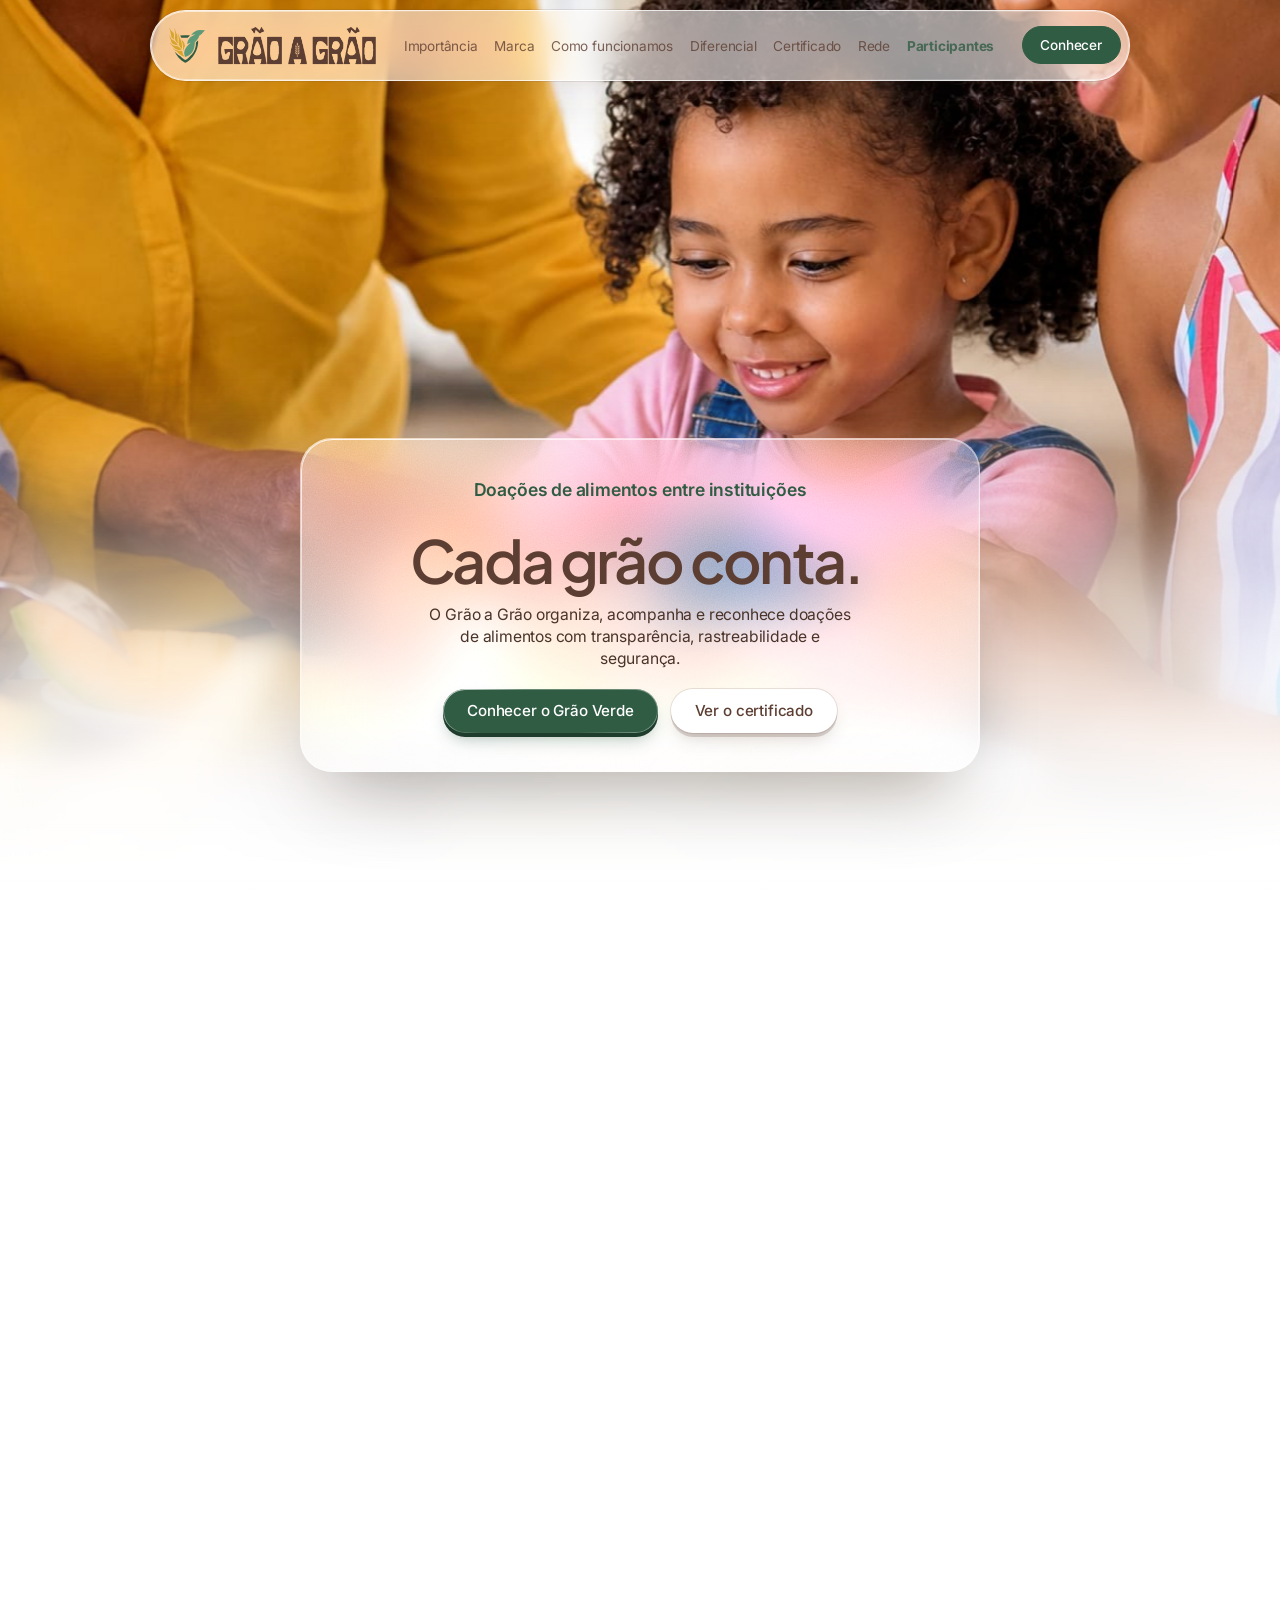
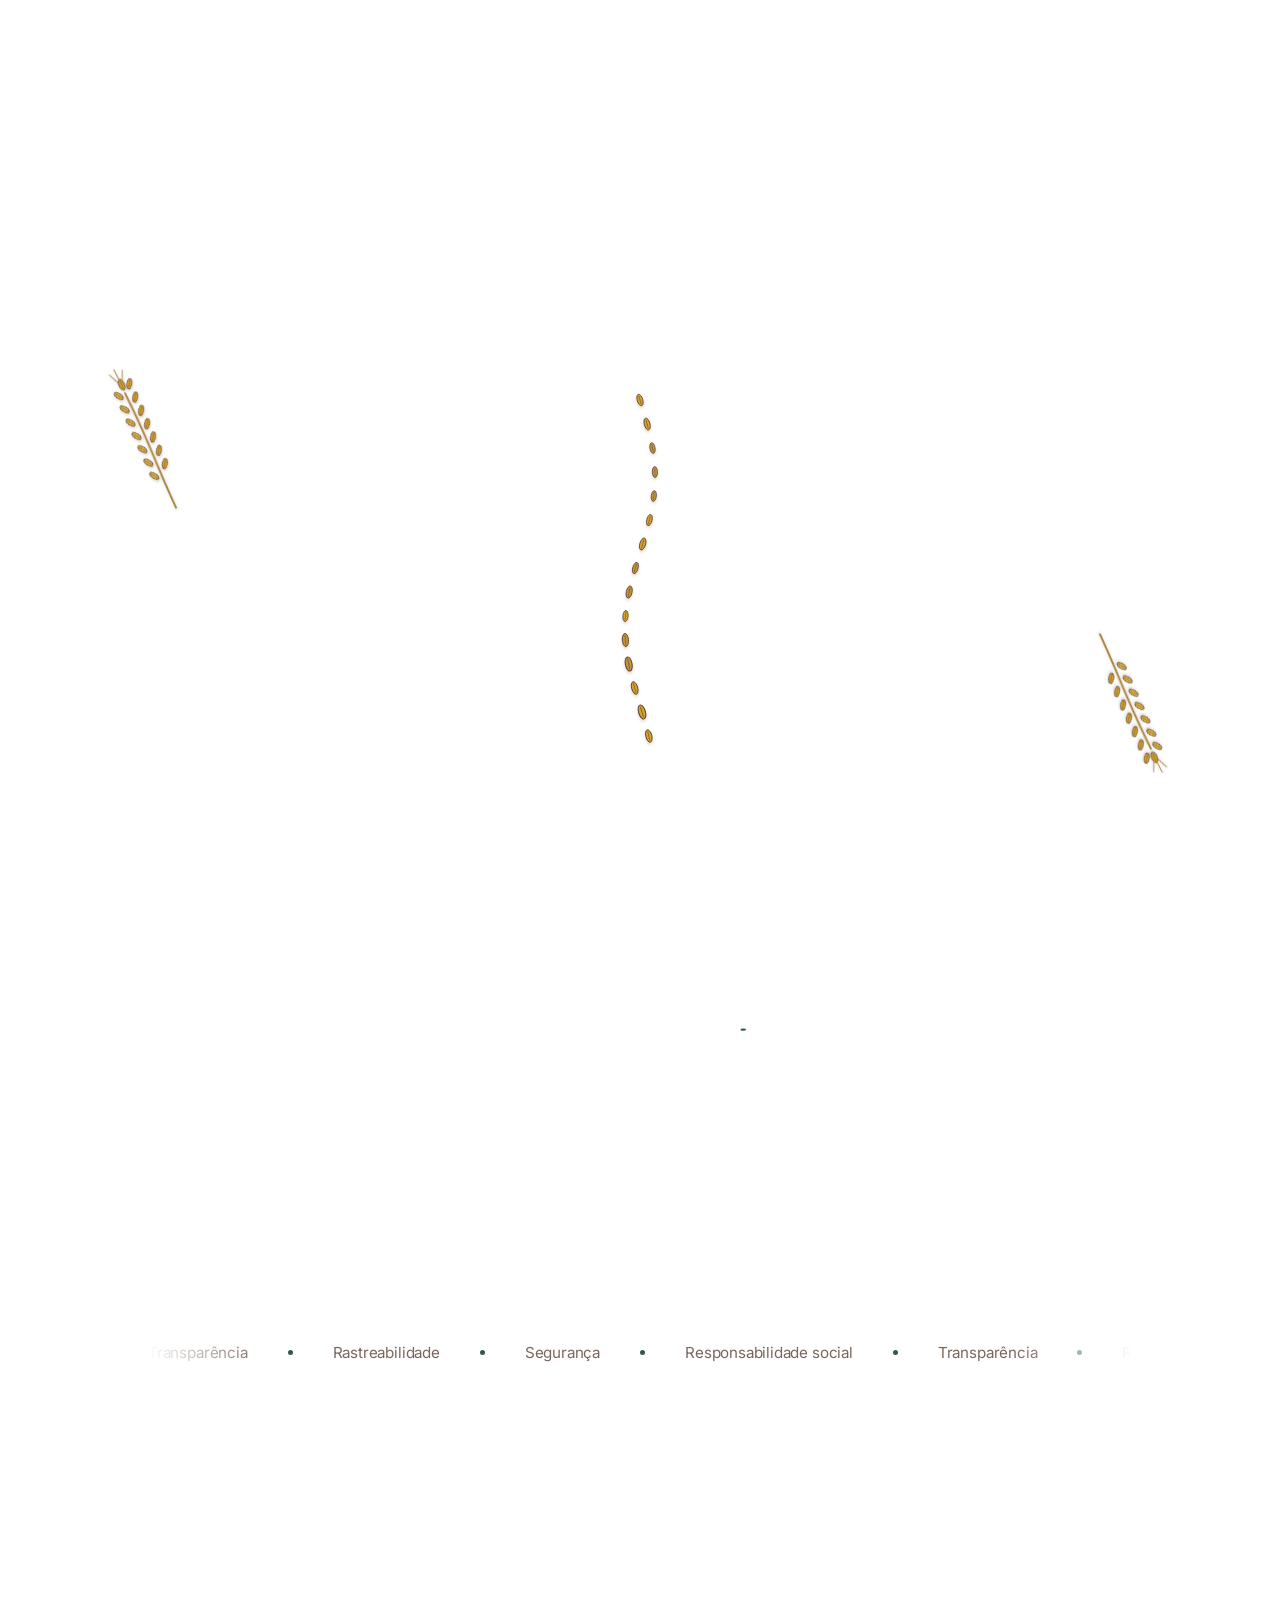
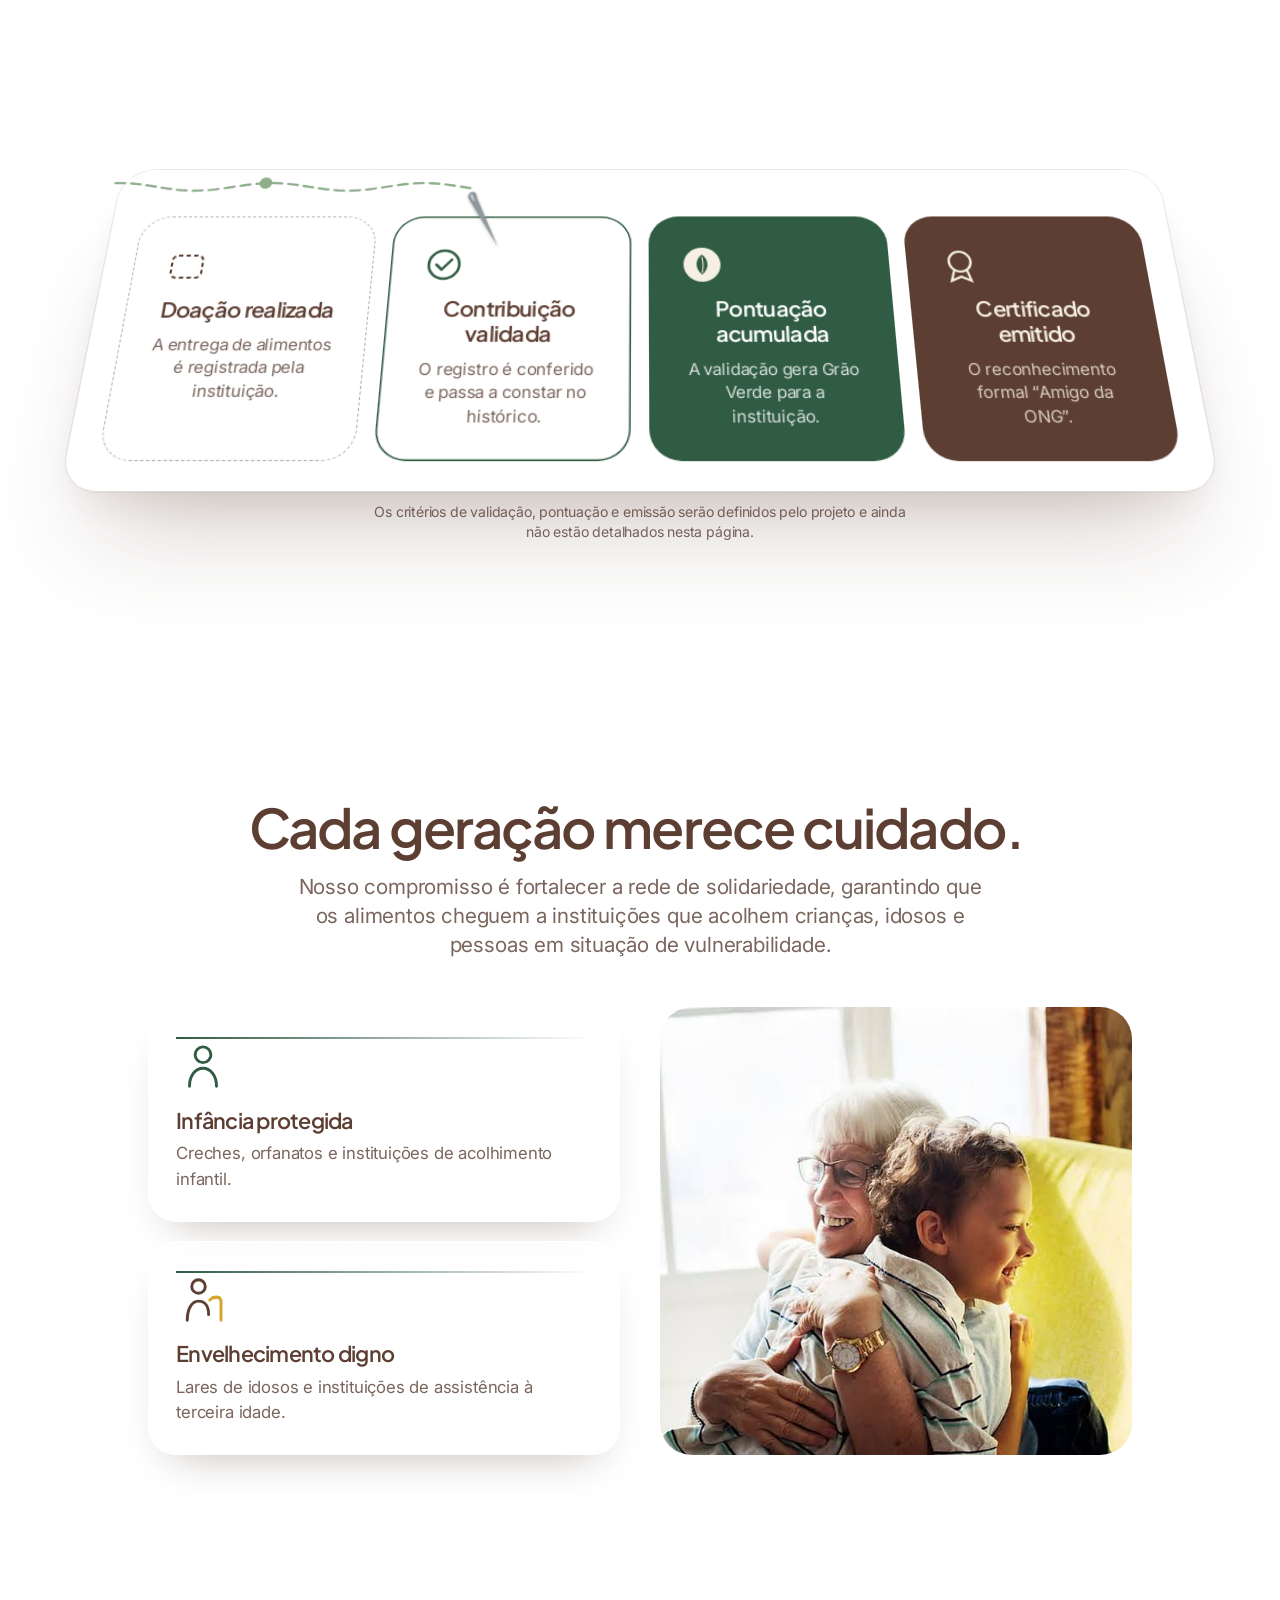
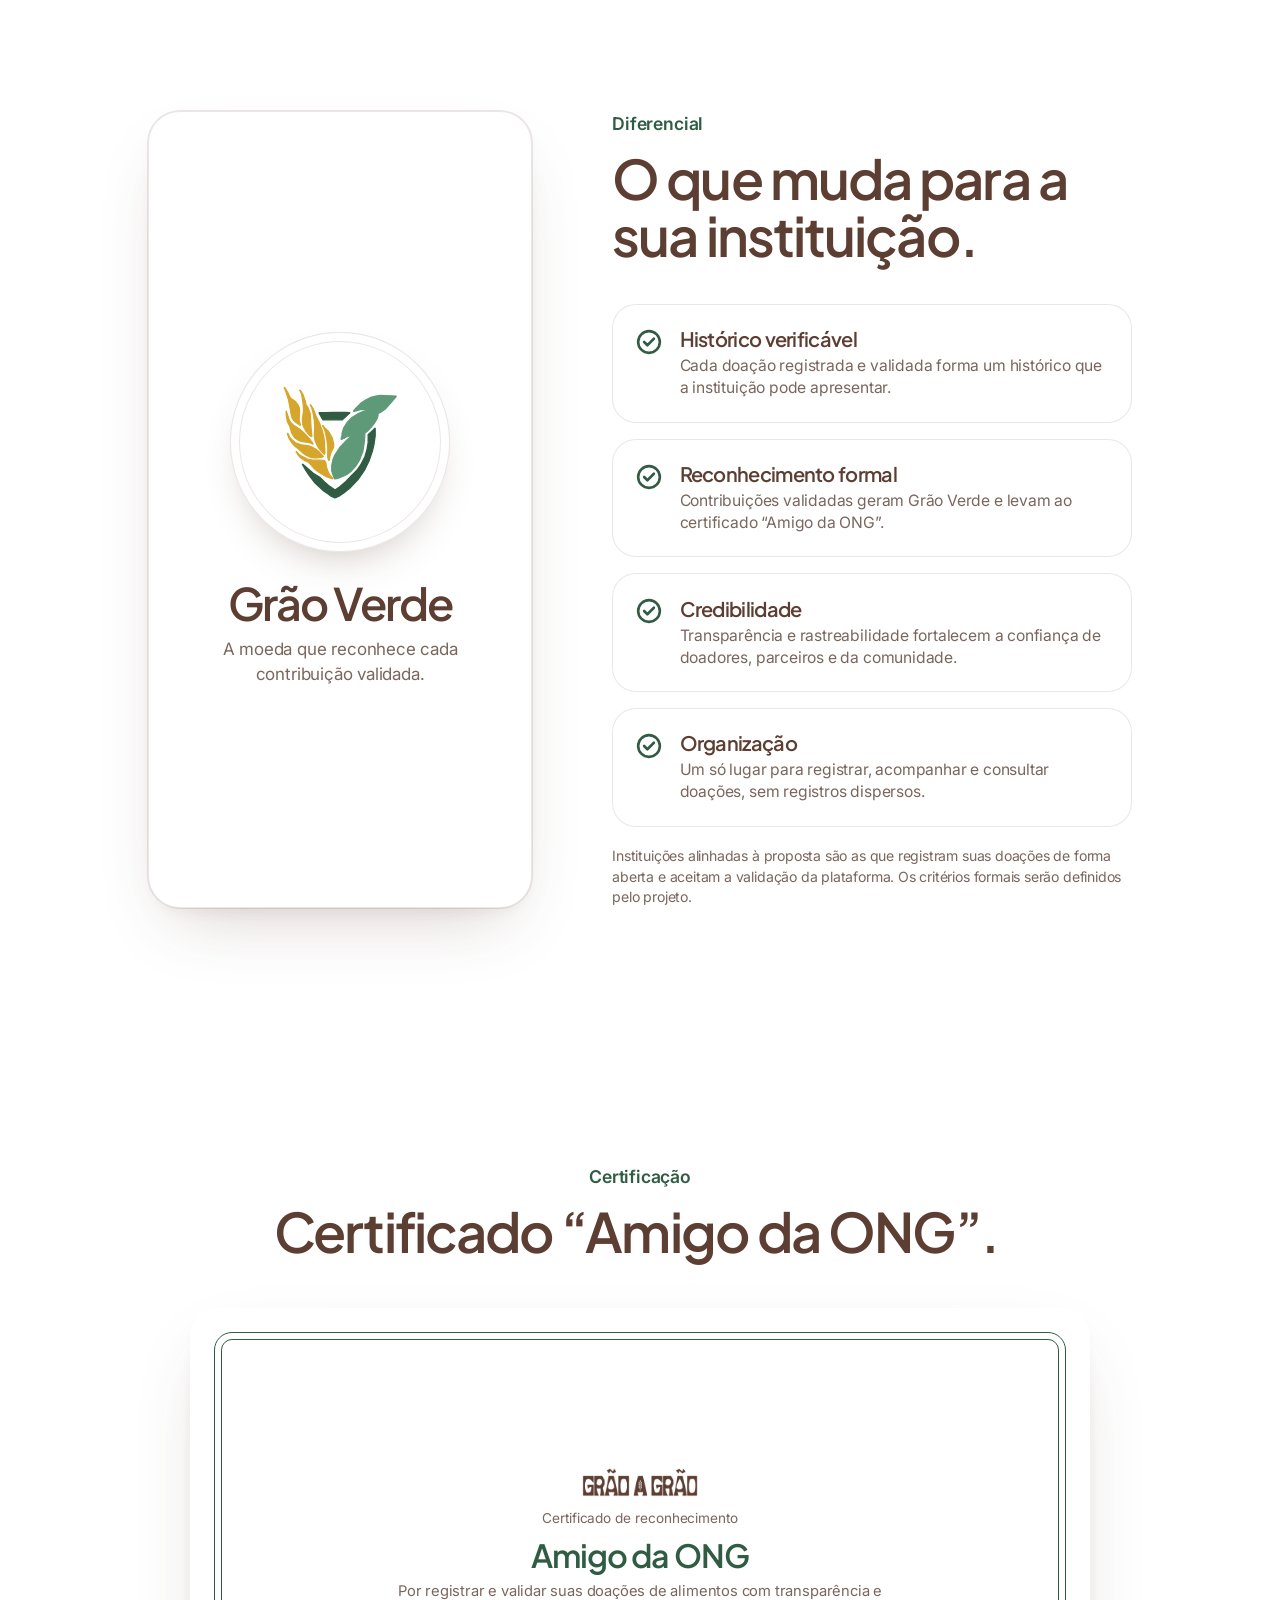
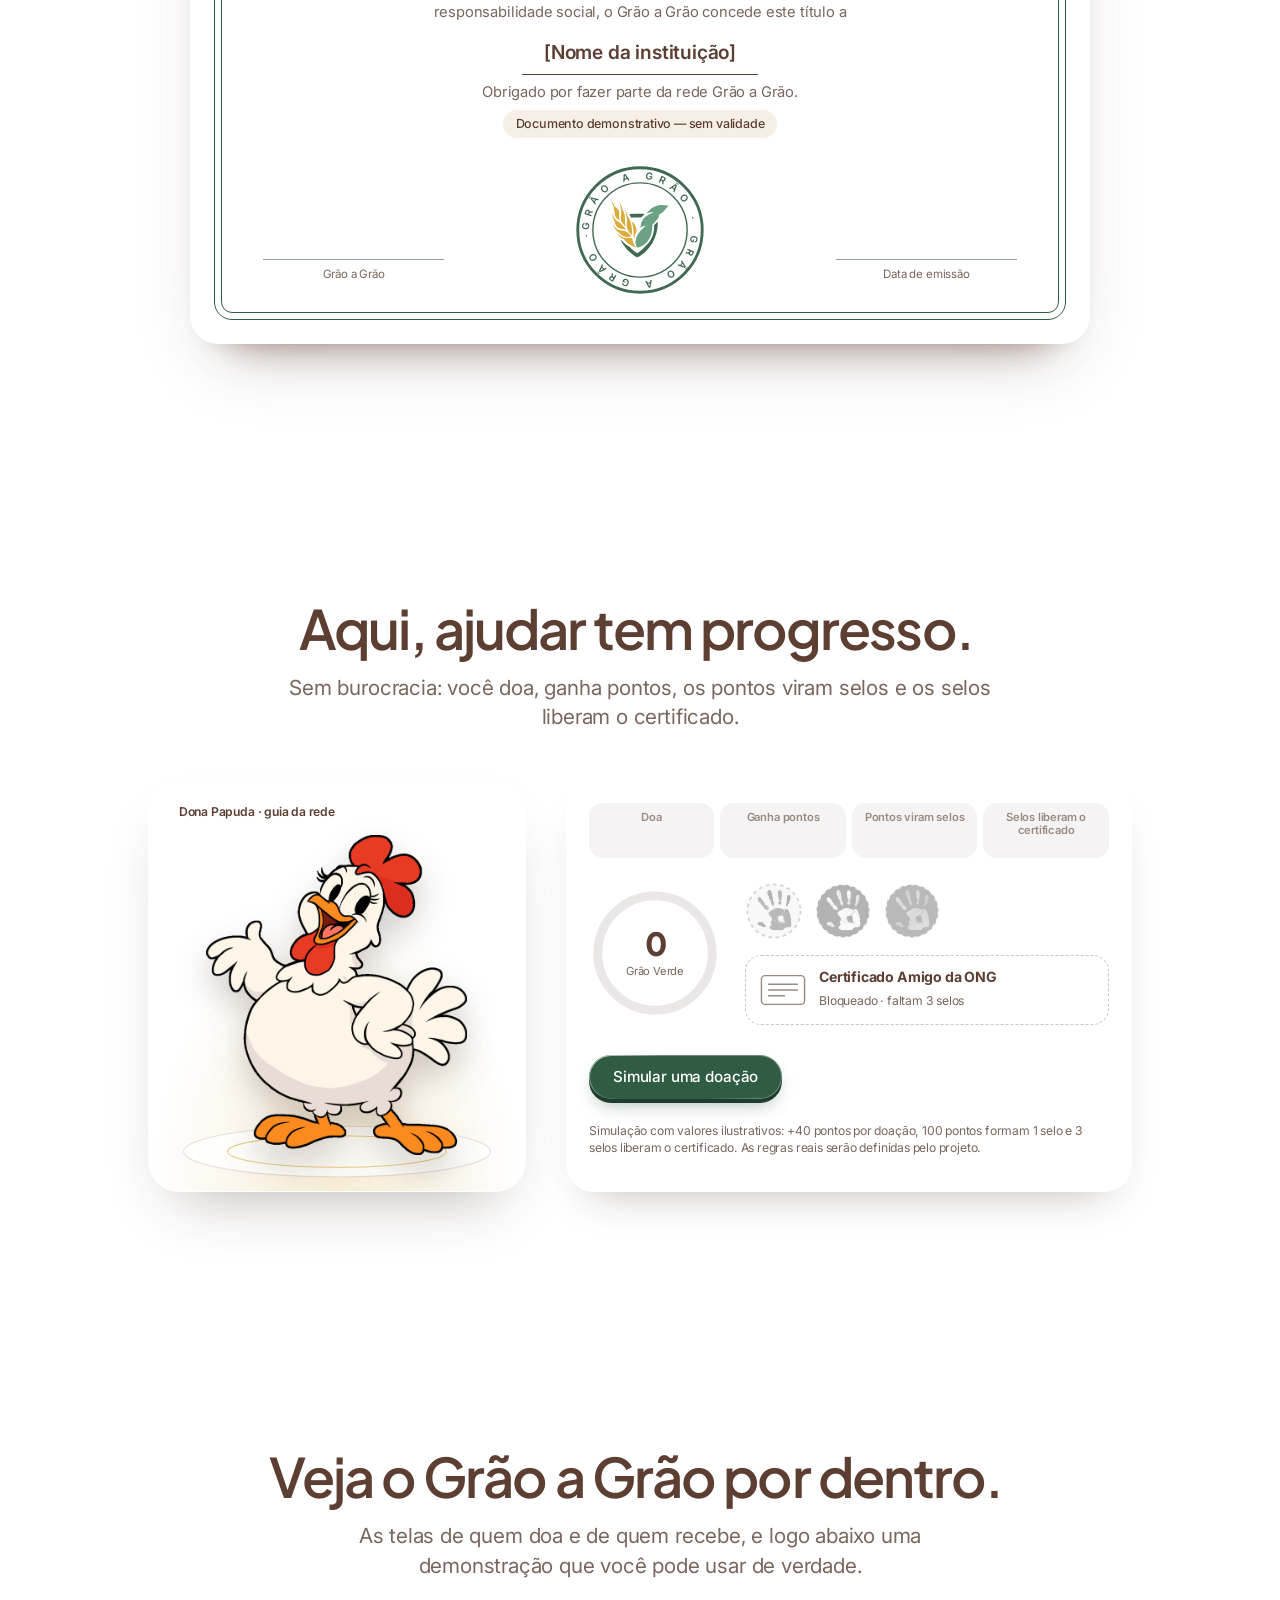
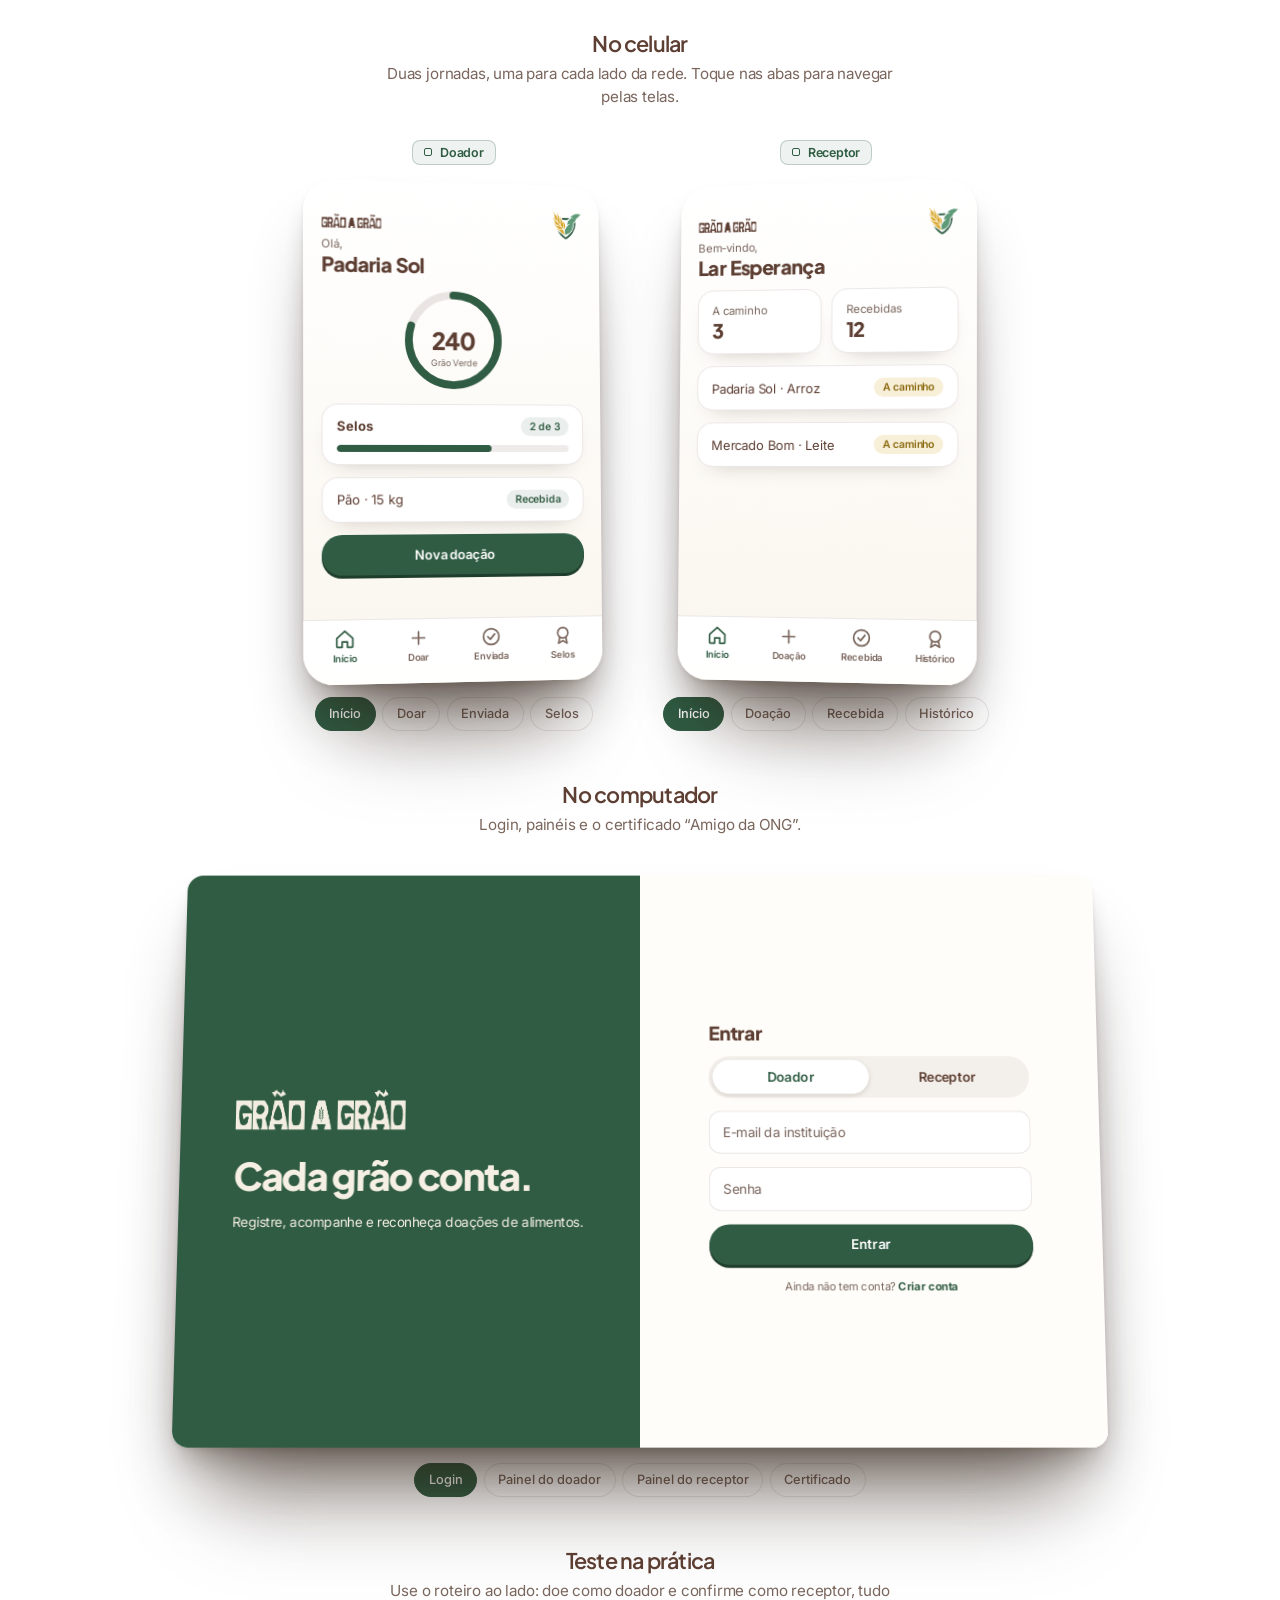
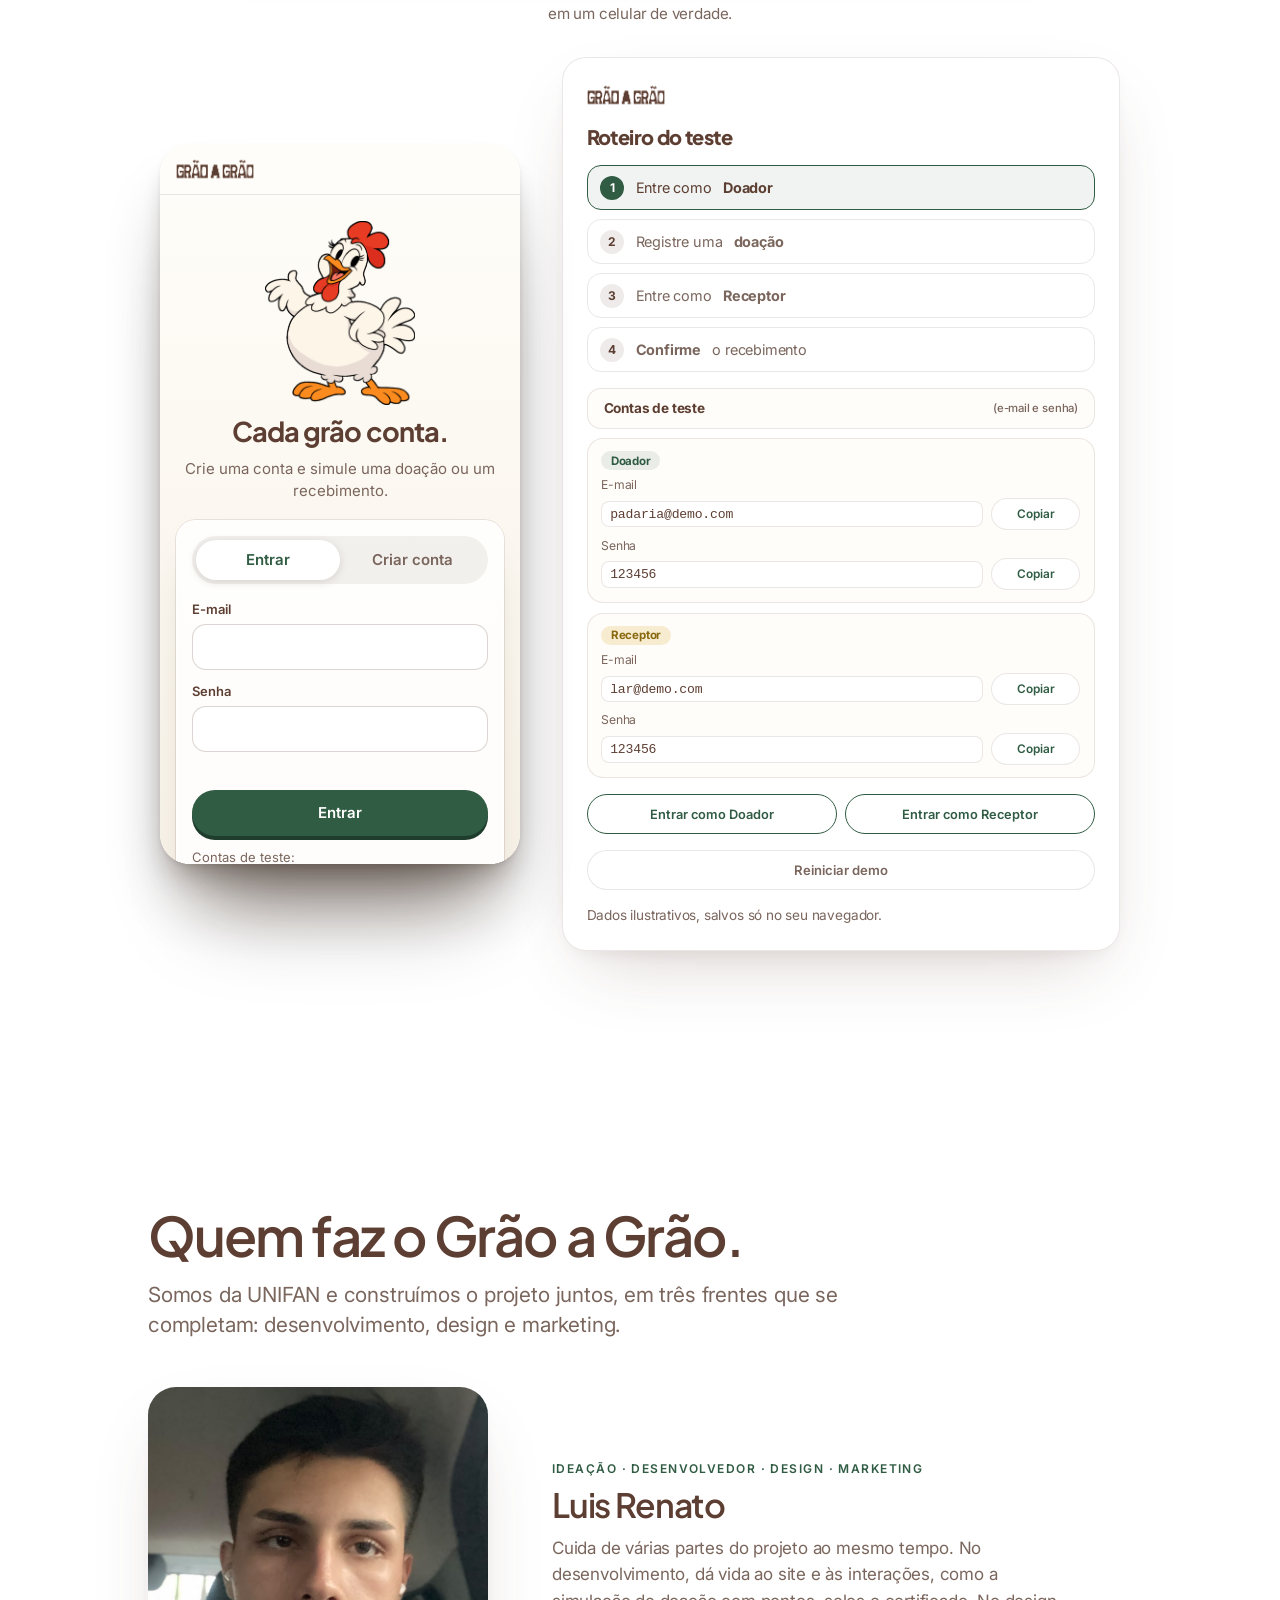
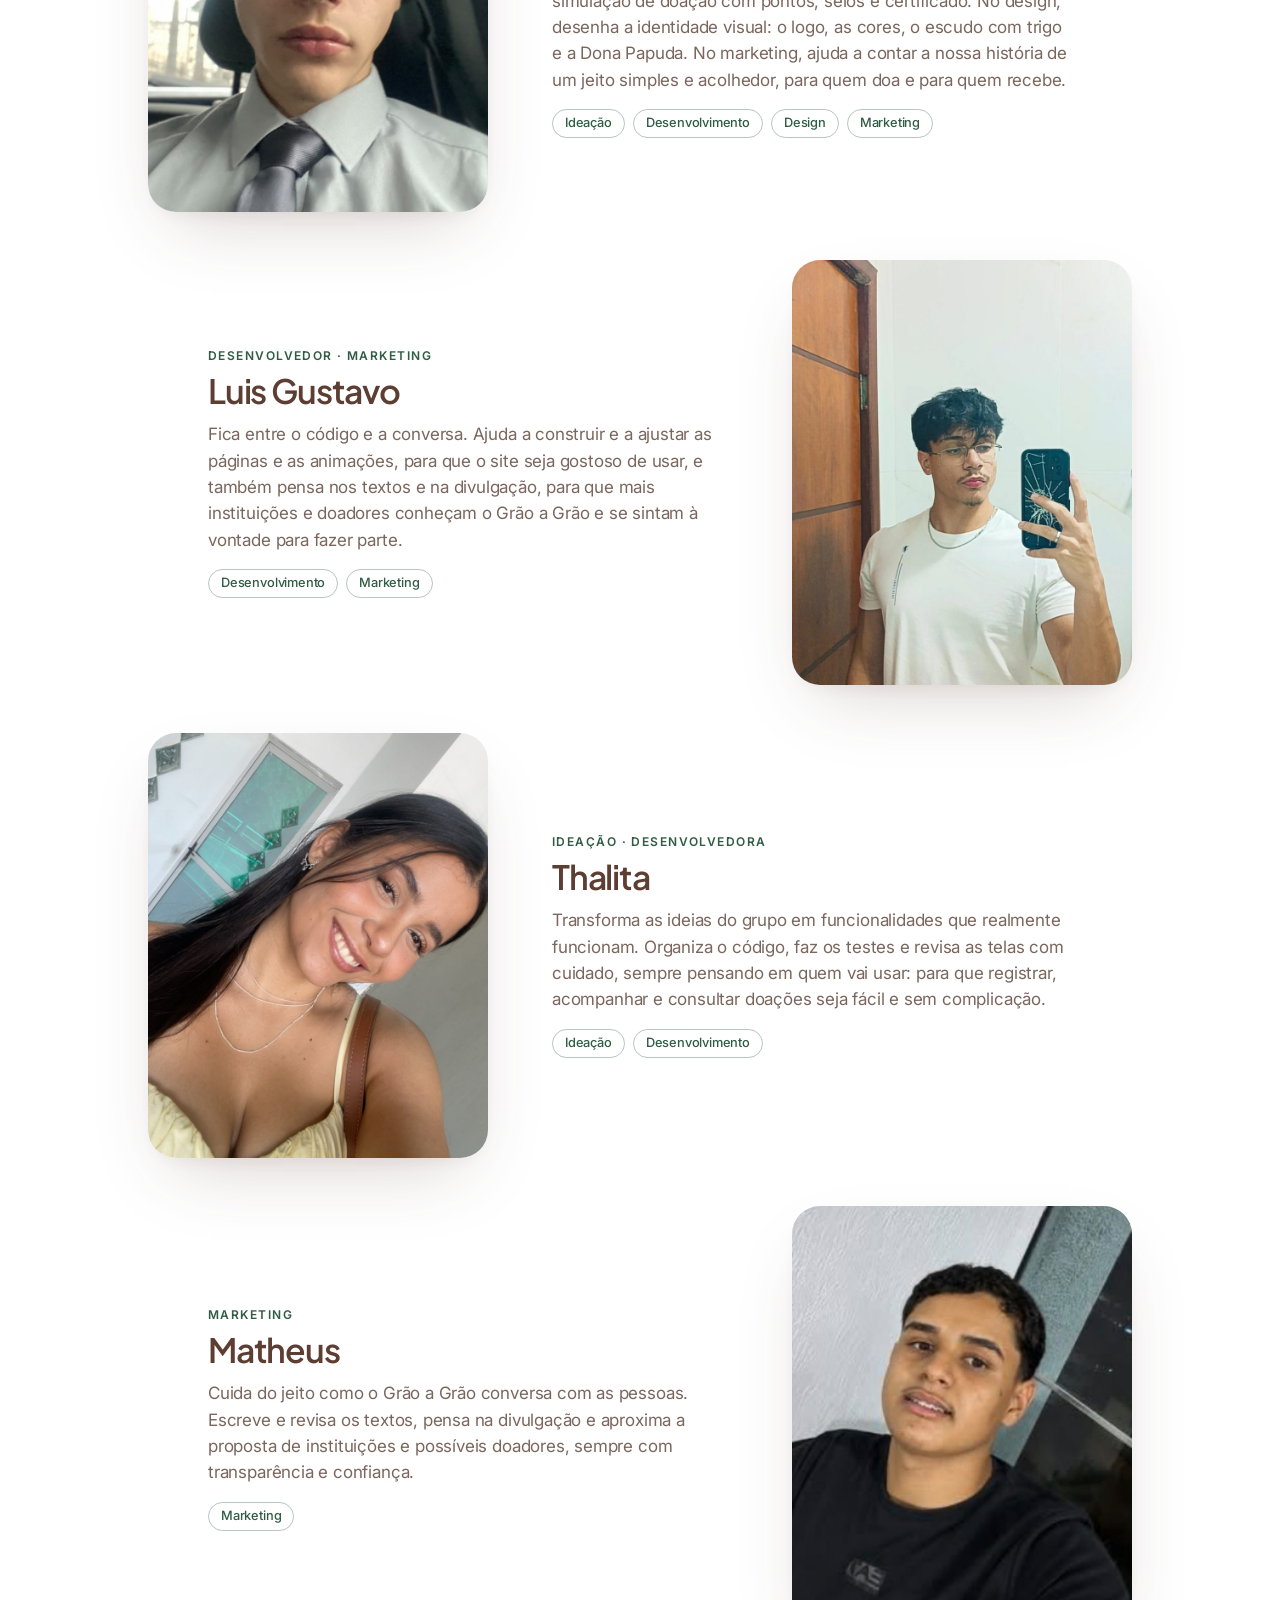
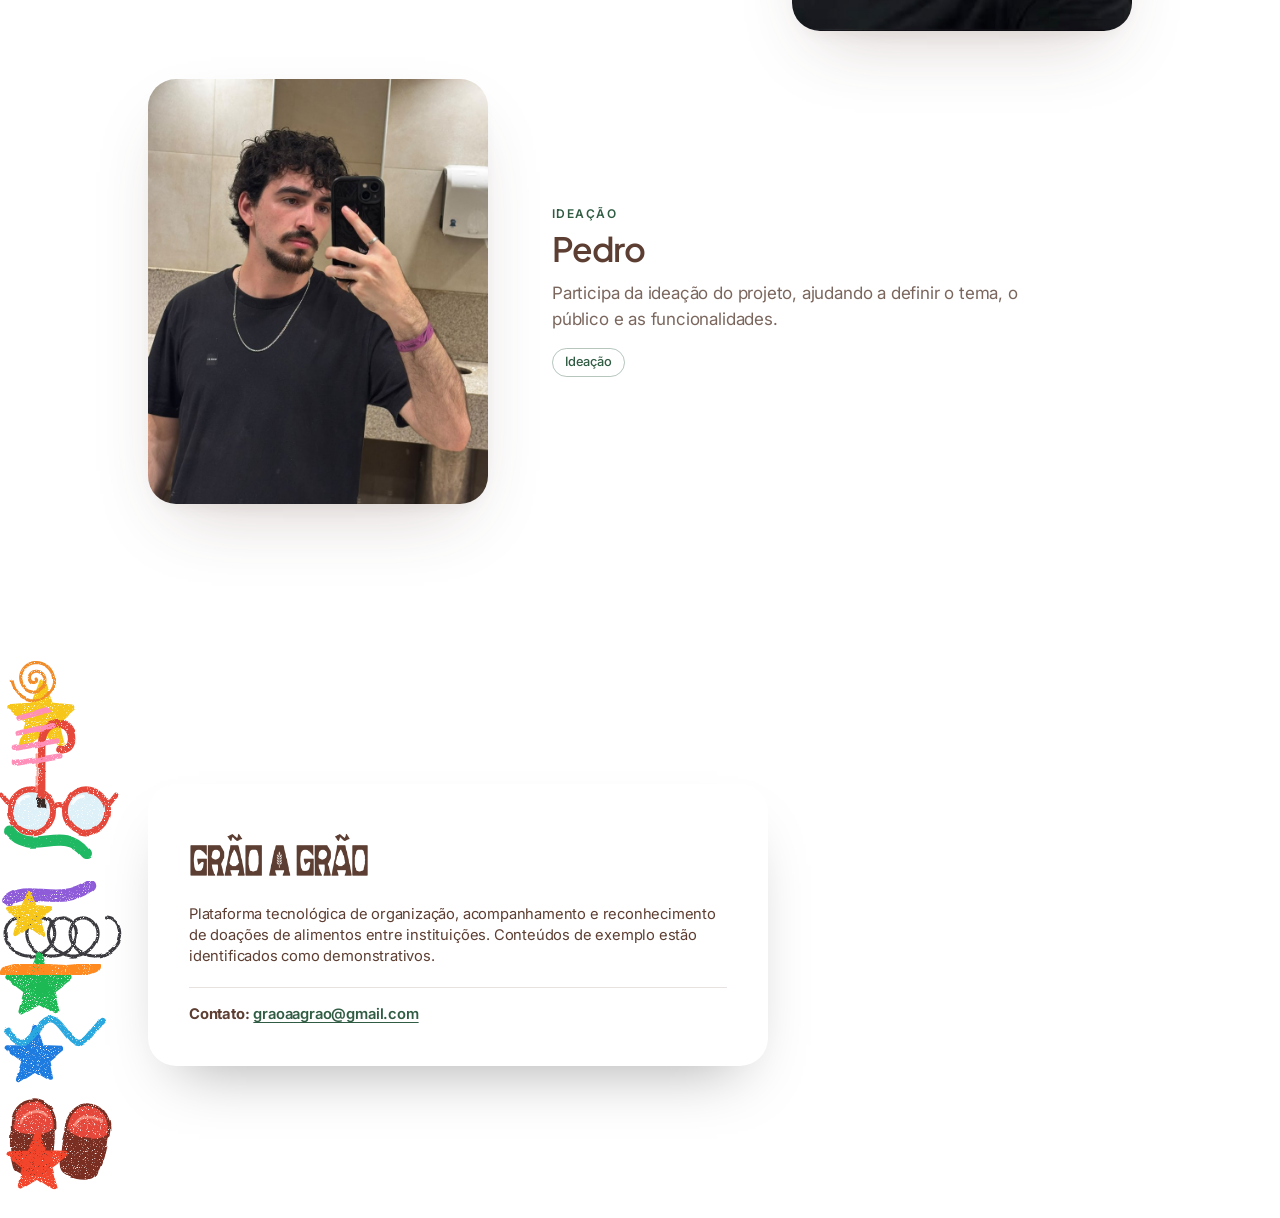
<file: index.html>
<!DOCTYPE html>
<html lang="pt-BR">
<head>
<meta charset="utf-8">
<meta name="viewport" content="width=device-width, initial-scale=1, viewport-fit=cover">
<script>
/* Fixa o layout de computador (1280px) e reduz a pagina para caber na tela do celular */
(function(){var D=1280,V=720,r=document.documentElement;
function fit(){var w=window.innerWidth||D,s=w<900?1:Math.min(1,w/D);
if(s<1){r.style.zoom=s}else{r.style.removeProperty('zoom')}
r.style.setProperty('--vw',(s<1?D:w)/100+'px');
r.style.setProperty('--vh',(s<1?V:window.innerHeight)/100+'px');
window.__Z=s;window.__VH=s<1?V*s:window.innerHeight}
fit();addEventListener('resize',fit);
var o=Element.prototype.getBoundingClientRect;
Element.prototype.getBoundingClientRect=function(){var q=o.call(this),s=window.__Z||1;
if(s>=1)return q;var b=document.body,bw=b.offsetWidth,k=bw?o.call(b).width/bw:1,f=k>0?s/k:1;
if(Math.abs(f-1)<.02)return q;
return{top:q.top*f,left:q.left*f,right:q.right*f,bottom:q.bottom*f,width:q.width*f,height:q.height*f,x:q.x*f,y:q.y*f}};
})();
</script>
<title>Grão a Grão — Doações de alimentos com transparência e rastreabilidade</title>
<link rel="icon" type="image/png" href="assets/png/favicon.png">
<link rel="apple-touch-icon" href="assets/png/apple-touch-icon.png">
<meta name="description" content="Plataforma tecnológica de organização, acompanhamento e reconhecimento de doações de alimentos entre instituições.">
<meta name="theme-color" content="#ffffff">
<link rel="preconnect" href="https://fonts.googleapis.com">
<link rel="preconnect" href="https://fonts.gstatic.com" crossorigin>
<link rel="stylesheet" href="https://fonts.googleapis.com/css2?family=Inter:wght@400;500;600&family=Plus+Jakarta+Sans:wght@600;700;800&display=swap">
<link rel="stylesheet" href="css/styles.css">
<link rel="stylesheet" href="css/showcase.css">
<link rel="stylesheet" href="css/responsive.css">
</head>
<body class="lock"><div class="bmp" aria-hidden="true"></div><div class="bmp b2" aria-hidden="true"></div>
<svg width="0" height="0" style="position:absolute" aria-hidden="true" focusable="false">
 <defs>
  <filter id="cry" x="-30%" y="-30%" width="160%" height="160%" color-interpolation-filters="sRGB"><feTurbulence type="fractalNoise" baseFrequency=".035" numOctaves="2" seed="4" result="w"/><feDisplacementMap in="SourceGraphic" in2="w" scale="4.5" xChannelSelector="R" yChannelSelector="G" result="d"/><feTurbulence type="fractalNoise" baseFrequency=".8" numOctaves="2" seed="9" result="g"/><feColorMatrix in="g" type="matrix" values="0 0 0 0 0 0 0 0 0 0 0 0 0 0 0 5.5 0 0 0 -1.15" result="m"/><feComposite in="d" in2="m" operator="in"/></filter><filter id="cryS" x="-20%" y="-100%" width="140%" height="300%" color-interpolation-filters="sRGB"><feTurbulence type="fractalNoise" baseFrequency=".06" numOctaves="2" seed="4" result="w"/><feDisplacementMap in="SourceGraphic" in2="w" scale="2.2" xChannelSelector="R" yChannelSelector="G" result="d"/><feTurbulence type="fractalNoise" baseFrequency=".8" numOctaves="2" seed="9" result="g"/><feColorMatrix in="g" type="matrix" values="0 0 0 0 0 0 0 0 0 0 0 0 0 0 0 5.5 0 0 0 -1.15" result="m"/><feComposite in="d" in2="m" operator="in"/></filter>
  <filter id="container-glass" x="0" y="0" width="100%" height="100%" color-interpolation-filters="sRGB"><feTurbulence type="fractalNoise" baseFrequency=".05 .05" numOctaves="1" seed="1" result="t"/><feGaussianBlur in="t" stdDeviation="2" result="b"/><feDisplacementMap in="SourceGraphic" in2="b" scale="70" xChannelSelector="R" yChannelSelector="B" result="d"/><feGaussianBlur in="d" stdDeviation="4"/></filter><filter id="bump" x="0" y="0" width="170" height="170" filterUnits="userSpaceOnUse" color-interpolation-filters="sRGB"><feImage href="data:image/svg+xml,%3Csvg%20xmlns%3D'http%3A%2F%2Fwww.w3.org%2F2000%2Fsvg'%20width%3D'170'%20height%3D'170'%3E%3Cdefs%3E%3ClinearGradient%20id%3D'x'%3E%3Cstop%20offset%3D'0'%20stop-color%3D'%23f00'%2F%3E%3Cstop%20offset%3D'1'%20stop-color%3D'%23000'%2F%3E%3C%2FlinearGradient%3E%3ClinearGradient%20id%3D'y'%20x1%3D'0'%20y1%3D'0'%20x2%3D'0'%20y2%3D'1'%3E%3Cstop%20offset%3D'0'%20stop-color%3D'%230f0'%2F%3E%3Cstop%20offset%3D'1'%20stop-color%3D'%23000'%2F%3E%3C%2FlinearGradient%3E%3CradialGradient%20id%3D'm'%3E%3Cstop%20offset%3D'0'%20stop-color%3D'%23808000'%20stop-opacity%3D'0'%2F%3E%3Cstop%20offset%3D'.4'%20stop-color%3D'%23808000'%20stop-opacity%3D'.15'%2F%3E%3Cstop%20offset%3D'.7'%20stop-color%3D'%23808000'%20stop-opacity%3D'.65'%2F%3E%3Cstop%20offset%3D'1'%20stop-color%3D'%23808000'%20stop-opacity%3D'1'%2F%3E%3C%2FradialGradient%3E%3C%2Fdefs%3E%3Crect%20width%3D'170'%20height%3D'170'%20fill%3D'%23000'%2F%3E%3Crect%20width%3D'170'%20height%3D'170'%20fill%3D'url(%23x)'%2F%3E%3Crect%20width%3D'170'%20height%3D'170'%20fill%3D'url(%23y)'%20style%3D'mix-blend-mode%3Ascreen'%2F%3E%3Crect%20width%3D'170'%20height%3D'170'%20fill%3D'url(%23m)'%2F%3E%3C%2Fsvg%3E" x="0" y="0" width="170" height="170" preserveAspectRatio="none" result="m"/><feDisplacementMap in="SourceGraphic" in2="m" scale="16" xChannelSelector="R" yChannelSelector="G"/></filter><mask id="gm" maskUnits="userSpaceOnUse" x="0" y="0" width="2172" height="724">
   <rect width="2172" height="724" fill="#fff"/>
   <g transform="translate(1091 411) scale(1)"><path d="M0 100V-40" stroke="#000" stroke-width="8" stroke-linecap="round" fill="none"/><path d="M0-25C15-12 15 12 0 25C-15 12-15-12 0-25Z" transform="translate(-17 52) rotate(-30)" fill="#000" stroke="#fff" stroke-width="7" stroke-linejoin="round"/><path d="M0-25C15-12 15 12 0 25C-15 12-15-12 0-25Z" transform="translate(17 52) rotate(30)" fill="#000" stroke="#fff" stroke-width="7" stroke-linejoin="round"/><path d="M0-25C15-12 15 12 0 25C-15 12-15-12 0-25Z" transform="translate(-17 22) rotate(-30)" fill="#000" stroke="#fff" stroke-width="7" stroke-linejoin="round"/><path d="M0-25C15-12 15 12 0 25C-15 12-15-12 0-25Z" transform="translate(17 22) rotate(30)" fill="#000" stroke="#fff" stroke-width="7" stroke-linejoin="round"/><path d="M0-25C15-12 15 12 0 25C-15 12-15-12 0-25Z" transform="translate(-17 -8) rotate(-30)" fill="#000" stroke="#fff" stroke-width="7" stroke-linejoin="round"/><path d="M0-25C15-12 15 12 0 25C-15 12-15-12 0-25Z" transform="translate(17 -8) rotate(30)" fill="#000" stroke="#fff" stroke-width="7" stroke-linejoin="round"/><path d="M0-25C15-12 15 12 0 25C-15 12-15-12 0-25Z" transform="translate(-17 -38) rotate(-30)" fill="#000" stroke="#fff" stroke-width="7" stroke-linejoin="round"/><path d="M0-25C15-12 15 12 0 25C-15 12-15-12 0-25Z" transform="translate(17 -38) rotate(30)" fill="#000" stroke="#fff" stroke-width="7" stroke-linejoin="round"/><path d="M0-25C15-12 15 12 0 25C-15 12-15-12 0-25Z" transform="translate(0 -68) scale(.95 1.1)" fill="#000" stroke="#fff" stroke-width="7" stroke-linejoin="round"/></g>
  </mask>
  <symbol id="logo" viewBox="0 0 2172 724"><image width="2172" height="724" mask="url(#gm)" href="assets/png/logo-grao-a-grao.png"/></symbol>
  <symbol id="emblem" viewBox="450 510 600 580"><path fill="#305C43" fill-rule="evenodd" d="M687 686L661 686L642 651L643 650L712 648L775 648L796 650L798 651L760 686L687 686ZM724 1080L720 1080L700 1070L664 1044L618 1001L592 967L576 943L558 911L560 910L613 956L646 976L670 1000L696 1022L720 1038L726 1038L747 1024L779 996L808 965L832 942L852 914L874 871L884 837L890 802L890 761L925 728L926 729L926 767L920 809L912 844L896 891L872 940L840 987L797 1032L767 1056L743 1072L724 1080Z"/><path fill="#5E9A78" fill-rule="evenodd" d="M726 984L721 984L716 975L706 943L706 917L712 888L722 864L748 824L784 786L806 768L802 764L798 766L791 770L781 772L768 780L764 780L756 786L754 784L754 776L758 768L758 755L766 728L786 696L808 674L837 656L864 644L873 642L876 638L873 634L856 634L838 638L819 644L816 642L828 627L856 600L877 586L904 572L928 566L952 562L1031 566L1032 567L1030 571L977 632L954 648L944 652L940 656L940 665L936 679L922 703L908 721L886 744L874 753L872 791L864 844L848 887L830 917L806 944L783 962L767 970L743 980L726 984Z"/><path fill="#D6A52B" fill-rule="evenodd" d="M546 714L524 698L514 689L506 676L502 663L498 638L488 586L476 548L466 524L468 522L484 547L498 576L521 592L538 613L542 624L544 634L542 687L548 712L546 714ZM605 772L594 764L576 743L566 725L560 710L558 680L564 639L562 608L556 568L552 550L544 537L546 536L554 545L562 561L572 589L576 607L586 624L598 655L602 727L606 769L605 772ZM670 862L642 831L632 814L622 791L618 769L620 719L618 688L612 652L604 622L598 612L600 610L614 632L626 664L644 701L658 740L666 768L670 800L672 847L670 862ZM611 810L602 804L588 800L557 796L540 790L526 782L518 775L504 753L494 718L482 695L476 658L476 644L477 642L490 682L500 701L512 712L546 734L568 754L596 784L612 807L611 810ZM691 892L686 875L686 821L680 776L670 736L660 716L662 714L670 726L688 742L698 758L708 776L716 806L716 824L704 848L696 874L694 890L691 892ZM632 878L614 878L596 874L574 864L560 854L539 834L520 820L504 801L492 783L482 756L484 754L486 756L494 773L504 785L526 804L552 812L584 816L609 824L623 832L641 846L664 871L659 874L632 878ZM711 984L681 974L659 962L638 948L624 938L588 900L573 894L552 880L538 866L526 848L527 846L543 862L556 870L584 884L616 890L655 890L670 892L676 901L680 925L688 949L696 964L712 982L711 984Z"/></symbol><symbol id="grain" viewBox="-24 -32 48 64"><path d="M0-30C18-17 22 10 0 30-22 10-18-17 0-30Z" fill="currentColor"/><path d="M0-22C4-8 4 8 0 24" fill="none" stroke="var(--crease,#fff)" stroke-width="3" stroke-linecap="round"/></symbol>
 </defs>
</svg>
<a class="skip" href="#main">Pular para o conteúdo</a>
<div class="bar" aria-hidden="true"></div>
<div class="pre" aria-hidden="true"><svg class="logo"><use href="#logo"/></svg><i></i></div>

<header>
 <nav class="lg" aria-label="Principal">
  <a class="brand" href="#topo" aria-label="Grão a Grão — início"><svg class="mk" aria-hidden="true"><use href="#emblem"/></svg><svg class="logo wm" aria-hidden="true"><use href="#logo"/></svg></a>
  <ul id="nvl"><li><a class="ul" href="#importancia">Importância</a></li><li><a class="ul" href="#marca">Marca</a></li><li><a class="ul" href="#ciclo">Como funcionamos</a></li><li><a class="ul" href="#diferencial">Diferencial</a></li><li><a class="ul" href="#certificado">Certificado</a></li><li><a class="ul" href="#parceiros">Rede</a></li><li><a class="ul" href="#participantes">Participantes</a></li></ul>
  <button class="nv" type="button" aria-expanded="false" aria-controls="nvl" aria-label="Abrir menu"><span></span><span></span><span></span></button>
  <a class="btn p" href="#participantes">Conhecer</a>
 </nav>
</header>

<main id="main">
<section class="hero" id="topo" aria-labelledby="h1"><div class="hbg" aria-hidden="true"><img src="assets/png/hero-1.jpg" alt="" width="1400" height="787"><img src="assets/png/hero-2.jpg" alt="" width="1400" height="787"><img src="assets/png/hero-3.jpg" alt="" width="1600" height="1067"></div><div class="hfade" aria-hidden="true"></div><div class="wrap"><div class="gp"><p class="kick rv" style="--d:.9s">Doações de alimentos entre instituições</p><h1 id="h1" data-split data-base=".6s">Cada grão conta.</h1><p class="lead rv" style="--d:1.3s">O Grão a Grão organiza, acompanha e reconhece doações de alimentos com transparência, rastreabilidade e segurança.</p><div class="cta rv" style="--d:1.5s"><a class="btn p rel lg" href="#diferencial">Conhecer o Grão Verde</a><a class="btn rel lg" href="#certificado">Ver o certificado</a></div></div></div></section>

<section id="importancia" class="imp" aria-labelledby="h-imp"><div class="wrap"><h2 id="h-imp" data-split>Importância</h2><div class="igrid" id="ig"><div class="meal" aria-hidden="true"><svg class="mdef" width="0" height="0" aria-hidden="true" focusable="false"><defs><symbol id="hp" viewBox="0 0 40 44"><g fill="currentColor" stroke="currentColor" stroke-linecap="round" stroke-linejoin="round"><path d="M10 30C9 22 14 19 20 19s11 3 10 11c-1 8-6 12-10 12s-9-4-10-12Z" stroke-width="1.5"/><path d="M14 24 11.5 10M19 21 18 5M24.5 22 26 7.5M29 26l4-11M10.5 31 3 23.5" fill="none" stroke-width="4.6"/></g><g fill="#fff" opacity=".35"><circle cx="17" cy="30" r="2"/><circle cx="24" cy="34" r="1.5"/><circle cx="12" cy="11" r="1.1"/><circle cx="26" cy="9" r="1.1"/></g></symbol>
<symbol id="m-plate" viewBox="0 0 100 100"><circle cx="50" cy="50" r="44" fill="#F6F0E4" stroke="#305C43" stroke-width="4"/><circle cx="50" cy="50" r="29" fill="#fff" stroke="#5E9A78" stroke-width="3"/><path d="M33 50a17 17 0 0 1 12-16" fill="none" stroke="#D6A52B" stroke-width="3" stroke-linecap="round"/></symbol>
<symbol id="m-spoon" viewBox="0 0 100 100"><ellipse cx="50" cy="24" rx="15" ry="20" fill="#F6F0E4" stroke="#5D3E32" stroke-width="4"/><path d="M50 44V92" stroke="#5D3E32" stroke-width="7" stroke-linecap="round"/><path d="M44 18q6-6 12 0" fill="none" stroke="#D6A52B" stroke-width="3" stroke-linecap="round"/></symbol>
<symbol id="m-roll" viewBox="0 0 100 100"><path d="M10 62C8 36 28 22 52 22c26 0 42 16 38 40-2 12-18 18-40 18S12 74 10 62Z" fill="#D6A52B" stroke="#5D3E32" stroke-width="4" stroke-linejoin="round"/><path d="M34 32q8 12 2 28M52 30q8 13 2 30M70 34q8 12 2 26" fill="none" stroke="#F6F0E4" stroke-width="4" stroke-linecap="round"/></symbol>
<symbol id="m-loaf" viewBox="0 0 100 100"><path d="M12 80V52C12 32 28 22 50 22s38 10 38 30v28Z" fill="#D6A52B" stroke="#5D3E32" stroke-width="4" stroke-linejoin="round"/><path d="M34 26v54M66 26v54" stroke="#5D3E32" stroke-width="3" stroke-linecap="round"/><path d="M22 40q6-8 14-8M64 32q8 0 14 8" fill="none" stroke="#F6F0E4" stroke-width="3.5" stroke-linecap="round"/></symbol>
<symbol id="m-bowl" viewBox="0 0 100 100"><path d="M28 46c2-12 10-18 22-18s20 6 22 18" fill="#D6A52B" stroke="#5D3E32" stroke-width="3.5" stroke-linejoin="round"/><g fill="#F6F0E4" stroke="#5D3E32" stroke-width="1.6"><ellipse cx="38" cy="40" rx="4.5" ry="2.6" transform="rotate(-25 38 40)"/><ellipse cx="50" cy="36" rx="4.5" ry="2.6" transform="rotate(10 50 36)"/><ellipse cx="62" cy="41" rx="4.5" ry="2.6" transform="rotate(30 62 41)"/></g><path d="M10 48h80c0 22-18 38-40 38S10 70 10 48Z" fill="#5E9A78" stroke="#305C43" stroke-width="4" stroke-linejoin="round"/><path d="M36 90h28" stroke="#305C43" stroke-width="4" stroke-linecap="round"/><path d="M24 58q4 14 18 20" fill="none" stroke="#F6F0E4" stroke-width="3" stroke-linecap="round" opacity=".7"/></symbol>
</defs></svg><svg class="ml " style="--x:3%;--y:2%;--s:78px;--r:-8deg;--i:0" aria-hidden="true"><use href="#m-plate"/></svg><svg class="ml " style="--x:21%;--y:0%;--s:64px;--r:28deg;--i:1" aria-hidden="true"><use href="#m-spoon"/></svg><svg class="ml " style="--x:42%;--y:1%;--s:66px;--r:-12deg;--i:2" aria-hidden="true"><use href="#m-roll"/></svg><svg class="ml g" style="--x:61%;--y:0%;--s:38px;--r:24deg;--i:3" aria-hidden="true"><use href="#grain"/></svg><svg class="ml " style="--x:83%;--y:2%;--s:76px;--r:6deg;--i:4" aria-hidden="true"><use href="#m-bowl"/></svg><svg class="ml gap" style="--x:33.3%;--y:38%;--s:56px;--r:-14deg;--i:5" aria-hidden="true"><use href="#m-loaf"/></svg><svg class="ml gap" style="--x:66.6%;--y:62%;--s:52px;--r:-32deg;--i:6" aria-hidden="true"><use href="#m-spoon"/></svg><svg class="ml " style="--x:8%;--y:103%;--s:72px;--r:-6deg;--i:7" aria-hidden="true"><use href="#m-bowl"/></svg><svg class="ml " style="--x:30%;--y:106%;--s:60px;--r:14deg;--i:8" aria-hidden="true"><use href="#m-roll"/></svg><svg class="ml " style="--x:52%;--y:104%;--s:72px;--r:10deg;--i:9" aria-hidden="true"><use href="#m-plate"/></svg><svg class="ml " style="--x:74%;--y:106%;--s:60px;--r:-26deg;--i:10" aria-hidden="true"><use href="#m-spoon"/></svg><svg class="ml g" style="--x:92%;--y:104%;--s:40px;--r:-18deg;--i:11" aria-hidden="true"><use href="#grain"/></svg><svg class="ml g side" style="--x:18%;--y:70%;--s:30px;--r:-40deg;--i:12" aria-hidden="true"><use href="#grain"/></svg><svg class="ml g side" style="--x:86%;--y:28%;--s:30px;--r:30deg;--i:13" aria-hidden="true"><use href="#grain"/></svg></div><div class="bc lg rv" style="--d:0s"><i></i><p><strong>Quem doa precisa saber que o alimento chegou,</strong> garantindo confiança entre os doadores e a instituição.</p></div><div class="bc lg rv" style="--d:.12s"><i></i><p><strong>Quem recebe precisa poder comprovar,</strong> proporcionando mais segurança e responsabilidade no processo.</p></div><div class="bc lg rv" style="--d:.24s"><i></i><p><strong>Um registro comum guarda essa história,</strong> mesmo quando as equipes mudam, e reconhecer quem contribui faz a rede continuar.</p></div></div></div></section>

<section id="publico" aria-labelledby="h-pub"><div class="wrap"><h2 id="h-pub" data-split>Quem a rede alimenta?</h2><p class="lead rv" style="margin-top:1rem">Cada geração merece uma mesa cheia.</p>
<div class="pgrid"><svg class="pdef" width="0" height="0" aria-hidden="true" focusable="false"><defs><symbol id="spr" viewBox="0 0 60 200"><path d="M30 200C29 150 33 100 30 36" fill="none" stroke="#A9823A" stroke-width="2.4" stroke-linecap="round"/><g transform="translate(21.0 150.0) rotate(-32) scale(1.05)"><ellipse rx="3.1" ry="6.6" fill="#E0B440" stroke="#5D3E32" stroke-width=".9"/><path d="M0-4.5V4.5" stroke="#5D3E32" stroke-width=".8" stroke-linecap="round" opacity=".7"/></g><g transform="translate(40.0 141.0) rotate(32) scale(1.05)"><ellipse rx="3.1" ry="6.6" fill="#D6A52B" stroke="#5D3E32" stroke-width=".9"/><path d="M0-4.5V4.5" stroke="#5D3E32" stroke-width=".8" stroke-linecap="round" opacity=".7"/></g><g transform="translate(21.0 131.0) rotate(-32) scale(1.05)"><ellipse rx="3.1" ry="6.6" fill="#E0B440" stroke="#5D3E32" stroke-width=".9"/><path d="M0-4.5V4.5" stroke="#5D3E32" stroke-width=".8" stroke-linecap="round" opacity=".7"/></g><g transform="translate(40.0 122.0) rotate(32) scale(1.05)"><ellipse rx="3.1" ry="6.6" fill="#D6A52B" stroke="#5D3E32" stroke-width=".9"/><path d="M0-4.5V4.5" stroke="#5D3E32" stroke-width=".8" stroke-linecap="round" opacity=".7"/></g><g transform="translate(21.0 112.0) rotate(-32) scale(1.05)"><ellipse rx="3.1" ry="6.6" fill="#E0B440" stroke="#5D3E32" stroke-width=".9"/><path d="M0-4.5V4.5" stroke="#5D3E32" stroke-width=".8" stroke-linecap="round" opacity=".7"/></g><g transform="translate(40.0 103.0) rotate(32) scale(1.05)"><ellipse rx="3.1" ry="6.6" fill="#D6A52B" stroke="#5D3E32" stroke-width=".9"/><path d="M0-4.5V4.5" stroke="#5D3E32" stroke-width=".8" stroke-linecap="round" opacity=".7"/></g><g transform="translate(21.0 93.0) rotate(-32) scale(1.05)"><ellipse rx="3.1" ry="6.6" fill="#E0B440" stroke="#5D3E32" stroke-width=".9"/><path d="M0-4.5V4.5" stroke="#5D3E32" stroke-width=".8" stroke-linecap="round" opacity=".7"/></g><g transform="translate(40.0 84.0) rotate(32) scale(1.05)"><ellipse rx="3.1" ry="6.6" fill="#D6A52B" stroke="#5D3E32" stroke-width=".9"/><path d="M0-4.5V4.5" stroke="#5D3E32" stroke-width=".8" stroke-linecap="round" opacity=".7"/></g><g transform="translate(21.0 74.0) rotate(-32) scale(1.05)"><ellipse rx="3.1" ry="6.6" fill="#E0B440" stroke="#5D3E32" stroke-width=".9"/><path d="M0-4.5V4.5" stroke="#5D3E32" stroke-width=".8" stroke-linecap="round" opacity=".7"/></g><g transform="translate(40.0 65.0) rotate(32) scale(1.05)"><ellipse rx="3.1" ry="6.6" fill="#D6A52B" stroke="#5D3E32" stroke-width=".9"/><path d="M0-4.5V4.5" stroke="#5D3E32" stroke-width=".8" stroke-linecap="round" opacity=".7"/></g><g transform="translate(21.0 55.0) rotate(-32) scale(1.05)"><ellipse rx="3.1" ry="6.6" fill="#E0B440" stroke="#5D3E32" stroke-width=".9"/><path d="M0-4.5V4.5" stroke="#5D3E32" stroke-width=".8" stroke-linecap="round" opacity=".7"/></g><g transform="translate(40.0 46.0) rotate(32) scale(1.05)"><ellipse rx="3.1" ry="6.6" fill="#D6A52B" stroke="#5D3E32" stroke-width=".9"/><path d="M0-4.5V4.5" stroke="#5D3E32" stroke-width=".8" stroke-linecap="round" opacity=".7"/></g><g transform="translate(21.0 36.0) rotate(-32) scale(1.05)"><ellipse rx="3.1" ry="6.6" fill="#E0B440" stroke="#5D3E32" stroke-width=".9"/><path d="M0-4.5V4.5" stroke="#5D3E32" stroke-width=".8" stroke-linecap="round" opacity=".7"/></g><g transform="translate(40.0 27.0) rotate(32) scale(1.05)"><ellipse rx="3.1" ry="6.6" fill="#D6A52B" stroke="#5D3E32" stroke-width=".9"/><path d="M0-4.5V4.5" stroke="#5D3E32" stroke-width=".8" stroke-linecap="round" opacity=".7"/></g><g transform="translate(30.5 24.0) rotate(0) scale(1.15)"><ellipse rx="3.1" ry="6.6" fill="#D6A52B" stroke="#5D3E32" stroke-width=".9"/><path d="M0-4.5V4.5" stroke="#5D3E32" stroke-width=".8" stroke-linecap="round" opacity=".7"/></g><path d="M30 18 29 2M27 20 21 6M33 20 39 7" stroke="#A9823A" stroke-width="1.2" stroke-linecap="round"/></symbol></defs></svg>
<div class="pdec" aria-hidden="true"><svg class="gs tl" viewBox="0 0 120 120" aria-hidden="true"><g transform="translate(49.5 37.5) rotate(81) scale(0.7631356566627413)"><ellipse rx="3.1" ry="6.6" fill="#D6A52B" stroke="#5D3E32" stroke-width=".9"/><path d="M0-4.5V4.5" stroke="#5D3E32" stroke-width=".8" stroke-linecap="round" opacity=".7"/></g><g transform="translate(13.3 43.4) rotate(136) scale(0.6031945871311767)"><ellipse rx="3.1" ry="6.6" fill="#E0B440" stroke="#5D3E32" stroke-width=".9"/><path d="M0-4.5V4.5" stroke="#5D3E32" stroke-width=".8" stroke-linecap="round" opacity=".7"/></g><g transform="translate(42.5 87.0) rotate(14) scale(0.7453265134286812)"><ellipse rx="3.1" ry="6.6" fill="#E0B440" stroke="#5D3E32" stroke-width=".9"/><path d="M0-4.5V4.5" stroke="#5D3E32" stroke-width=".8" stroke-linecap="round" opacity=".7"/></g><g transform="translate(34.7 38.0) rotate(89) scale(0.828912191537558)"><ellipse rx="3.1" ry="6.6" fill="#D6A52B" stroke="#5D3E32" stroke-width=".9"/><path d="M0-4.5V4.5" stroke="#5D3E32" stroke-width=".8" stroke-linecap="round" opacity=".7"/></g><g transform="translate(82.6 85.6) rotate(85) scale(0.7824532719161361)"><ellipse rx="3.1" ry="6.6" fill="#D6A52B" stroke="#5D3E32" stroke-width=".9"/><path d="M0-4.5V4.5" stroke="#5D3E32" stroke-width=".8" stroke-linecap="round" opacity=".7"/></g><g transform="translate(72.2 34.8) rotate(104) scale(0.7884330111568695)"><ellipse rx="3.1" ry="6.6" fill="#E0B440" stroke="#5D3E32" stroke-width=".9"/><path d="M0-4.5V4.5" stroke="#5D3E32" stroke-width=".8" stroke-linecap="round" opacity=".7"/></g><g transform="translate(29.3 40.9) rotate(120) scale(0.557897024819456)"><ellipse rx="3.1" ry="6.6" fill="#E0B440" stroke="#5D3E32" stroke-width=".9"/><path d="M0-4.5V4.5" stroke="#5D3E32" stroke-width=".8" stroke-linecap="round" opacity=".7"/></g><g transform="translate(36.1 58.9) rotate(89) scale(0.6263727211868878)"><ellipse rx="3.1" ry="6.6" fill="#E0B440" stroke="#5D3E32" stroke-width=".9"/><path d="M0-4.5V4.5" stroke="#5D3E32" stroke-width=".8" stroke-linecap="round" opacity=".7"/></g><g transform="translate(14.4 29.8) rotate(70) scale(0.8549976909442047)"><ellipse rx="3.1" ry="6.6" fill="#D6A52B" stroke="#5D3E32" stroke-width=".9"/><path d="M0-4.5V4.5" stroke="#5D3E32" stroke-width=".8" stroke-linecap="round" opacity=".7"/></g></svg><svg class="gs br" viewBox="0 0 120 120" aria-hidden="true"><g transform="translate(38.0 62.1) rotate(50) scale(0.5979241500552591)"><ellipse rx="3.1" ry="6.6" fill="#E0B440" stroke="#5D3E32" stroke-width=".9"/><path d="M0-4.5V4.5" stroke="#5D3E32" stroke-width=".8" stroke-linecap="round" opacity=".7"/></g><g transform="translate(104.9 52.3) rotate(75) scale(0.6755699078660687)"><ellipse rx="3.1" ry="6.6" fill="#E0B440" stroke="#5D3E32" stroke-width=".9"/><path d="M0-4.5V4.5" stroke="#5D3E32" stroke-width=".8" stroke-linecap="round" opacity=".7"/></g><g transform="translate(113.9 42.1) rotate(32) scale(0.6311849033868375)"><ellipse rx="3.1" ry="6.6" fill="#D6A52B" stroke="#5D3E32" stroke-width=".9"/><path d="M0-4.5V4.5" stroke="#5D3E32" stroke-width=".8" stroke-linecap="round" opacity=".7"/></g><g transform="translate(23.2 96.5) rotate(33) scale(0.6486757528143582)"><ellipse rx="3.1" ry="6.6" fill="#D6A52B" stroke="#5D3E32" stroke-width=".9"/><path d="M0-4.5V4.5" stroke="#5D3E32" stroke-width=".8" stroke-linecap="round" opacity=".7"/></g><g transform="translate(62.2 59.5) rotate(102) scale(0.8835842739337834)"><ellipse rx="3.1" ry="6.6" fill="#C4973A" stroke="#5D3E32" stroke-width=".9"/><path d="M0-4.5V4.5" stroke="#5D3E32" stroke-width=".8" stroke-linecap="round" opacity=".7"/></g><g transform="translate(104.5 106.0) rotate(118) scale(0.8089246617175454)"><ellipse rx="3.1" ry="6.6" fill="#E0B440" stroke="#5D3E32" stroke-width=".9"/><path d="M0-4.5V4.5" stroke="#5D3E32" stroke-width=".8" stroke-linecap="round" opacity=".7"/></g><g transform="translate(108.4 92.4) rotate(157) scale(0.8292555924187981)"><ellipse rx="3.1" ry="6.6" fill="#E0B440" stroke="#5D3E32" stroke-width=".9"/><path d="M0-4.5V4.5" stroke="#5D3E32" stroke-width=".8" stroke-linecap="round" opacity=".7"/></g><g transform="translate(60.2 61.5) rotate(87) scale(0.6901549206807222)"><ellipse rx="3.1" ry="6.6" fill="#D6A52B" stroke="#5D3E32" stroke-width=".9"/><path d="M0-4.5V4.5" stroke="#5D3E32" stroke-width=".8" stroke-linecap="round" opacity=".7"/></g><g transform="translate(28.5 46.7) rotate(29) scale(0.6690187782813202)"><ellipse rx="3.1" ry="6.6" fill="#D6A52B" stroke="#5D3E32" stroke-width=".9"/><path d="M0-4.5V4.5" stroke="#5D3E32" stroke-width=".8" stroke-linecap="round" opacity=".7"/></g></svg><svg class="spr a"><use href="#spr"/></svg><svg class="spr b"><use href="#spr"/></svg><svg class="spr c"><use href="#spr"/></svg><svg class="curve v" viewBox="0 0 80 360"><g transform="translate(40.0 12.0) rotate(-17) scale(0.8971498294499487)"><ellipse rx="3.1" ry="6.6" fill="#D6A52B" stroke="#5D3E32" stroke-width=".9"/><path d="M0-4.5V4.5" stroke="#5D3E32" stroke-width=".8" stroke-linecap="round" opacity=".7"/></g><g transform="translate(47.1 36.0) rotate(-15) scale(0.9184470489269521)"><ellipse rx="3.1" ry="6.6" fill="#D6A52B" stroke="#5D3E32" stroke-width=".9"/><path d="M0-4.5V4.5" stroke="#5D3E32" stroke-width=".8" stroke-linecap="round" opacity=".7"/></g><g transform="translate(52.5 60.0) rotate(-10) scale(0.8217308860002629)"><ellipse rx="3.1" ry="6.6" fill="#C4973A" stroke="#5D3E32" stroke-width=".9"/><path d="M0-4.5V4.5" stroke="#5D3E32" stroke-width=".8" stroke-linecap="round" opacity=".7"/></g><g transform="translate(54.9 84.0) rotate(-2) scale(0.8282390125819048)"><ellipse rx="3.1" ry="6.6" fill="#C4973A" stroke="#5D3E32" stroke-width=".9"/><path d="M0-4.5V4.5" stroke="#5D3E32" stroke-width=".8" stroke-linecap="round" opacity=".7"/></g><g transform="translate(53.8 108.0) rotate(7) scale(0.817399677432412)"><ellipse rx="3.1" ry="6.6" fill="#C4973A" stroke="#5D3E32" stroke-width=".9"/><path d="M0-4.5V4.5" stroke="#5D3E32" stroke-width=".8" stroke-linecap="round" opacity=".7"/></g><g transform="translate(49.4 132.0) rotate(14) scale(0.8644094542506986)"><ellipse rx="3.1" ry="6.6" fill="#D6A52B" stroke="#5D3E32" stroke-width=".9"/><path d="M0-4.5V4.5" stroke="#5D3E32" stroke-width=".8" stroke-linecap="round" opacity=".7"/></g><g transform="translate(42.7 156.0) rotate(17) scale(0.9300937050987158)"><ellipse rx="3.1" ry="6.6" fill="#D6A52B" stroke="#5D3E32" stroke-width=".9"/><path d="M0-4.5V4.5" stroke="#5D3E32" stroke-width=".8" stroke-linecap="round" opacity=".7"/></g><g transform="translate(35.4 180.0) rotate(16) scale(0.8721989000381075)"><ellipse rx="3.1" ry="6.6" fill="#C4973A" stroke="#5D3E32" stroke-width=".9"/><path d="M0-4.5V4.5" stroke="#5D3E32" stroke-width=".8" stroke-linecap="round" opacity=".7"/></g><g transform="translate(29.2 204.0) rotate(12) scale(0.9273557567427542)"><ellipse rx="3.1" ry="6.6" fill="#C4973A" stroke="#5D3E32" stroke-width=".9"/><path d="M0-4.5V4.5" stroke="#5D3E32" stroke-width=".8" stroke-linecap="round" opacity=".7"/></g><g transform="translate(25.5 228.0) rotate(5) scale(0.8371405883448937)"><ellipse rx="3.1" ry="6.6" fill="#D6A52B" stroke="#5D3E32" stroke-width=".9"/><path d="M0-4.5V4.5" stroke="#5D3E32" stroke-width=".8" stroke-linecap="round" opacity=".7"/></g><g transform="translate(25.4 252.0) rotate(-4) scale(0.9891877747195211)"><ellipse rx="3.1" ry="6.6" fill="#C4973A" stroke="#5D3E32" stroke-width=".9"/><path d="M0-4.5V4.5" stroke="#5D3E32" stroke-width=".8" stroke-linecap="round" opacity=".7"/></g><g transform="translate(28.7 276.0) rotate(-11) scale(1.0843126827371017)"><ellipse rx="3.1" ry="6.6" fill="#C4973A" stroke="#5D3E32" stroke-width=".9"/><path d="M0-4.5V4.5" stroke="#5D3E32" stroke-width=".8" stroke-linecap="round" opacity=".7"/></g><g transform="translate(34.7 300.0) rotate(-16) scale(0.9756624267921161)"><ellipse rx="3.1" ry="6.6" fill="#D6A52B" stroke="#5D3E32" stroke-width=".9"/><path d="M0-4.5V4.5" stroke="#5D3E32" stroke-width=".8" stroke-linecap="round" opacity=".7"/></g><g transform="translate(42.0 324.0) rotate(-17) scale(1.0928765316778761)"><ellipse rx="3.1" ry="6.6" fill="#D6A52B" stroke="#5D3E32" stroke-width=".9"/><path d="M0-4.5V4.5" stroke="#5D3E32" stroke-width=".8" stroke-linecap="round" opacity=".7"/></g><g transform="translate(48.8 348.0) rotate(-14) scale(0.9669994693811278)"><ellipse rx="3.1" ry="6.6" fill="#D6A52B" stroke="#5D3E32" stroke-width=".9"/><path d="M0-4.5V4.5" stroke="#5D3E32" stroke-width=".8" stroke-linecap="round" opacity=".7"/></g></svg><svg class="curve hz" viewBox="0 0 360 60"><g transform="translate(12.0 30.0) rotate(80) scale(0.886882785899503)"><ellipse rx="3.1" ry="6.6" fill="#D6A52B" stroke="#5D3E32" stroke-width=".9"/><path d="M0-4.5V4.5" stroke="#5D3E32" stroke-width=".8" stroke-linecap="round" opacity=".7"/></g><g transform="translate(36.0 34.3) rotate(81) scale(0.9622057656596428)"><ellipse rx="3.1" ry="6.6" fill="#C4973A" stroke="#5D3E32" stroke-width=".9"/><path d="M0-4.5V4.5" stroke="#5D3E32" stroke-width=".8" stroke-linecap="round" opacity=".7"/></g><g transform="translate(60.0 37.5) rotate(84) scale(0.8925445472305804)"><ellipse rx="3.1" ry="6.6" fill="#C4973A" stroke="#5D3E32" stroke-width=".9"/><path d="M0-4.5V4.5" stroke="#5D3E32" stroke-width=".8" stroke-linecap="round" opacity=".7"/></g><g transform="translate(84.0 39.0) rotate(89) scale(0.8542179139771813)"><ellipse rx="3.1" ry="6.6" fill="#C4973A" stroke="#5D3E32" stroke-width=".9"/><path d="M0-4.5V4.5" stroke="#5D3E32" stroke-width=".8" stroke-linecap="round" opacity=".7"/></g><g transform="translate(108.0 38.3) rotate(94) scale(0.9713613174235377)"><ellipse rx="3.1" ry="6.6" fill="#D6A52B" stroke="#5D3E32" stroke-width=".9"/><path d="M0-4.5V4.5" stroke="#5D3E32" stroke-width=".8" stroke-linecap="round" opacity=".7"/></g><g transform="translate(132.0 35.6) rotate(98) scale(0.9117192628177194)"><ellipse rx="3.1" ry="6.6" fill="#C4973A" stroke="#5D3E32" stroke-width=".9"/><path d="M0-4.5V4.5" stroke="#5D3E32" stroke-width=".8" stroke-linecap="round" opacity=".7"/></g><g transform="translate(156.0 31.6) rotate(100) scale(1.0136332297238462)"><ellipse rx="3.1" ry="6.6" fill="#C4973A" stroke="#5D3E32" stroke-width=".9"/><path d="M0-4.5V4.5" stroke="#5D3E32" stroke-width=".8" stroke-linecap="round" opacity=".7"/></g><g transform="translate(180.0 27.2) rotate(100) scale(0.8178803509898699)"><ellipse rx="3.1" ry="6.6" fill="#D6A52B" stroke="#5D3E32" stroke-width=".9"/><path d="M0-4.5V4.5" stroke="#5D3E32" stroke-width=".8" stroke-linecap="round" opacity=".7"/></g><g transform="translate(204.0 23.5) rotate(97) scale(0.9489243485340476)"><ellipse rx="3.1" ry="6.6" fill="#C4973A" stroke="#5D3E32" stroke-width=".9"/><path d="M0-4.5V4.5" stroke="#5D3E32" stroke-width=".8" stroke-linecap="round" opacity=".7"/></g><g transform="translate(228.0 21.3) rotate(93) scale(0.9282776917008209)"><ellipse rx="3.1" ry="6.6" fill="#E0B440" stroke="#5D3E32" stroke-width=".9"/><path d="M0-4.5V4.5" stroke="#5D3E32" stroke-width=".8" stroke-linecap="round" opacity=".7"/></g><g transform="translate(252.0 21.2) rotate(88) scale(0.9396805597519022)"><ellipse rx="3.1" ry="6.6" fill="#E0B440" stroke="#5D3E32" stroke-width=".9"/><path d="M0-4.5V4.5" stroke="#5D3E32" stroke-width=".8" stroke-linecap="round" opacity=".7"/></g><g transform="translate(276.0 23.2) rotate(83) scale(0.90847470678337)"><ellipse rx="3.1" ry="6.6" fill="#D6A52B" stroke="#5D3E32" stroke-width=".9"/><path d="M0-4.5V4.5" stroke="#5D3E32" stroke-width=".8" stroke-linecap="round" opacity=".7"/></g><g transform="translate(300.0 26.8) rotate(80) scale(1.0383138444567475)"><ellipse rx="3.1" ry="6.6" fill="#C4973A" stroke="#5D3E32" stroke-width=".9"/><path d="M0-4.5V4.5" stroke="#5D3E32" stroke-width=".8" stroke-linecap="round" opacity=".7"/></g><g transform="translate(324.0 31.2) rotate(80) scale(1.033948889175273)"><ellipse rx="3.1" ry="6.6" fill="#D6A52B" stroke="#5D3E32" stroke-width=".9"/><path d="M0-4.5V4.5" stroke="#5D3E32" stroke-width=".8" stroke-linecap="round" opacity=".7"/></g><g transform="translate(348.0 35.3) rotate(81) scale(0.9723271130776013)"><ellipse rx="3.1" ry="6.6" fill="#C4973A" stroke="#5D3E32" stroke-width=".9"/><path d="M0-4.5V4.5" stroke="#5D3E32" stroke-width=".8" stroke-linecap="round" opacity=".7"/></g></svg></div>
<article class="bc lg rv pc" style="--d:0s"><i></i><small>Infância</small><h3>Infância que merece cuidado</h3><p>Contribuímos para que crianças acolhidas por creches e instituições tenham acesso a uma alimentação adequada e digna.</p><span class="ptag">Creches, orfanatos e instituições de acolhimento infantil.</span></article>
<article class="bc lg rv pc" style="--d:.14s"><i></i><small>Terceira idade</small><h3>Uma vida que merece respeito</h3><p>Fortalecemos instituições que acolhem idosos, valorizando o cuidado, a dignidade e o bem-estar em cada refeição.</p><span class="ptag">Lares de idosos e instituições de assistência.</span></article>
</div></div></section>

<section id="marca" aria-labelledby="h-marca"><div class="wrap"><h2 id="h-marca" data-split data-hand="circle" data-hd="1s">Pequenos grãos, grande rede.</h2><div class="bgrid"><div class="bc lg rv" style="--d:0s"><i></i><small>Nome</small><h3>Cada grão conta</h3><p>Cada contribuição, por menor que seja, forma o todo.</p></div><div class="bc lg rv" style="--d:0.12s"><i></i><small>Símbolo</small><h3>O trigo no A</h3><p>Alimento, colheita e continuidade, no centro da marca.</p></div><div class="bc lg rv" style="--d:0.24s"><i></i><small>Moeda</small><h3>Grão Verde</h3><p>Reconhece cada contribuição validada na plataforma.</p></div><div class="bc lg rv" style="--d:0.36s"><i></i><small>Selo</small><h3>Amigo da ONG</h3><p>O reconhecimento formal para a instituição.</p></div></div><div class="mq" aria-label="Princípios da plataforma"><div class="mqt"><span>Transparência</span><span>Rastreabilidade</span><span>Segurança</span><span>Responsabilidade social</span><span>Transparência</span><span>Rastreabilidade</span><span>Segurança</span><span>Responsabilidade social</span><span>Transparência</span><span>Rastreabilidade</span><span>Segurança</span><span>Responsabilidade social</span><span aria-hidden='true'>Transparência</span><span aria-hidden='true'>Rastreabilidade</span><span aria-hidden='true'>Segurança</span><span aria-hidden='true'>Responsabilidade social</span></div></div></div></section>
<section id="ciclo" aria-labelledby="h-ciclo">
 <div class="wrap">
  <h2 id="h-ciclo" data-split>Como funcionamos?</h2><p class="lead rv" style="margin-top:1rem">Do registro ao reconhecimento, em quatro etapas.</p>
  <div class="sc"><div class="sc-card lg" id="sc"><ol class="steps">
   <li class="step s1 rv"><svg viewBox="0 0 40 40" fill="none" stroke="#5D3E32" stroke-width="2" stroke-dasharray="4 3" aria-hidden="true"><rect x="6" y="10" width="28" height="22" rx="5"/></svg><h3>Doação realizada</h3><p>A entrega de alimentos é registrada pela instituição.</p></li>
   <li class="step s2 rv" style="--d:.1s"><svg viewBox="0 0 40 40" fill="none" stroke="#305C43" stroke-width="2.5" stroke-linecap="round" stroke-linejoin="round" aria-hidden="true"><circle cx="20" cy="20" r="14"/><path d="m13 20 5 5 9-10"/></svg><h3>Contribuição validada</h3><p>O registro é conferido e passa a constar no histórico.</p></li>
   <li class="step s3 rv" style="--d:.2s"><svg viewBox="0 0 40 40" aria-hidden="true"><circle cx="20" cy="20" r="17" fill="#F6F0E4"/><svg x="12" y="8" width="16" height="24" color="#305C43" style="--crease:#F6F0E4"><use href="#grain"/></svg></svg><h3>Pontuação acumulada</h3><p>A validação gera Grão Verde para a instituição.</p></li>
   <li class="step s4 rv" style="--d:.3s"><svg viewBox="0 0 40 40" fill="none" stroke="#F6F0E4" stroke-width="2.2" aria-hidden="true"><circle cx="20" cy="17" r="10"/><path d="m14 26-3 10 9-4 9 4-3-10"/></svg><h3>Certificado emitido</h3><p>O reconhecimento formal “Amigo da ONG”.</p></li>
  </ol></div></div>
  <p class="note rv">Os critérios de validação, pontuação e emissão serão definidos pelo projeto e ainda não estão detalhados nesta página.</p>
 </div>
</section>

<section id="geracoes" aria-labelledby="h-ger"><div class="wrap"><h2 id="h-ger" data-split>Cada geração merece cuidado.</h2><p class="lead rv" style="margin-top:1rem">Nosso compromisso é fortalecer a rede de solidariedade, garantindo que os alimentos cheguem a instituições que acolhem crianças, idosos e pessoas em situação de vulnerabilidade.</p>
<div class="net gen"><div class="gcards"><div class="bc lg rv gc" style="--d:0s"><i></i><svg viewBox="0 0 48 48" fill="none" stroke="#305C43" stroke-width="2.6" stroke-linecap="round" stroke-linejoin="round" aria-hidden="true"><circle cx="24" cy="14" r="7"/><path d="M12 42c0-9 5-16 12-16s12 7 12 16"/></svg><h3>Infância protegida</h3><p>Creches, orfanatos e instituições de acolhimento infantil.</p></div><div class="bc lg rv gc" style="--d:.12s"><i></i><svg viewBox="0 0 48 48" fill="none" stroke="#5D3E32" stroke-width="2.6" stroke-linecap="round" stroke-linejoin="round" aria-hidden="true"><circle cx="20" cy="12" r="6"/><path d="M10 42c0-10 4-17 10-17s9 5 9 12"/><path d="M34 22q6-2 6 4v16" stroke="#D6A52B"/><path d="M30 24q4-4 8-2" stroke="#D6A52B"/></svg><h3>Envelhecimento digno</h3><p>Lares de idosos e instituições de assistência à terceira idade.</p></div></div>
<figure class="gph rv"><img src="assets/png/geracoes.jpg" alt="Uma senhora e um menino sorrindo enquanto se abraçam" width="1200" height="1200" loading="lazy"></figure></div></div></section>

<section class="coin-sec" id="diferencial" aria-labelledby="h-dif">
 
 <div class="wrap diff">
  <div class="rv"><div class="fl"><div class="card" data-tilt><div class="coin" role="img" aria-label="Emblema do Grão Verde: espiga de trigo e folha dentro de um escudo"><svg viewBox="450 510 600 580" aria-hidden="true"><path class="e" pathLength="1" fill="#305C43" stroke="#305C43" fill-rule="evenodd" d="M687 686L661 686L642 651L643 650L712 648L775 648L796 650L798 651L760 686L687 686ZM724 1080L720 1080L700 1070L664 1044L618 1001L592 967L576 943L558 911L560 910L613 956L646 976L670 1000L696 1022L720 1038L726 1038L747 1024L779 996L808 965L832 942L852 914L874 871L884 837L890 802L890 761L925 728L926 729L926 767L920 809L912 844L896 891L872 940L840 987L797 1032L767 1056L743 1072L724 1080Z"/><path class="e" pathLength="1" fill="#5E9A78" stroke="#5E9A78" fill-rule="evenodd" d="M726 984L721 984L716 975L706 943L706 917L712 888L722 864L748 824L784 786L806 768L802 764L798 766L791 770L781 772L768 780L764 780L756 786L754 784L754 776L758 768L758 755L766 728L786 696L808 674L837 656L864 644L873 642L876 638L873 634L856 634L838 638L819 644L816 642L828 627L856 600L877 586L904 572L928 566L952 562L1031 566L1032 567L1030 571L977 632L954 648L944 652L940 656L940 665L936 679L922 703L908 721L886 744L874 753L872 791L864 844L848 887L830 917L806 944L783 962L767 970L743 980L726 984Z"/><path class="e" pathLength="1" fill="#D6A52B" stroke="#D6A52B" fill-rule="evenodd" d="M546 714L524 698L514 689L506 676L502 663L498 638L488 586L476 548L466 524L468 522L484 547L498 576L521 592L538 613L542 624L544 634L542 687L548 712L546 714ZM605 772L594 764L576 743L566 725L560 710L558 680L564 639L562 608L556 568L552 550L544 537L546 536L554 545L562 561L572 589L576 607L586 624L598 655L602 727L606 769L605 772ZM670 862L642 831L632 814L622 791L618 769L620 719L618 688L612 652L604 622L598 612L600 610L614 632L626 664L644 701L658 740L666 768L670 800L672 847L670 862ZM611 810L602 804L588 800L557 796L540 790L526 782L518 775L504 753L494 718L482 695L476 658L476 644L477 642L490 682L500 701L512 712L546 734L568 754L596 784L612 807L611 810ZM691 892L686 875L686 821L680 776L670 736L660 716L662 714L670 726L688 742L698 758L708 776L716 806L716 824L704 848L696 874L694 890L691 892ZM632 878L614 878L596 874L574 864L560 854L539 834L520 820L504 801L492 783L482 756L484 754L486 756L494 773L504 785L526 804L552 812L584 816L609 824L623 832L641 846L664 871L659 874L632 878ZM711 984L681 974L659 962L638 948L624 938L588 900L573 894L552 880L538 866L526 848L527 846L543 862L556 870L584 884L616 890L655 890L670 892L676 901L680 925L688 949L696 964L712 982L711 984Z"/></svg></div><h3 class="bn">Grão Verde</h3><p>A moeda que reconhece cada contribuição validada.</p></div></div></div>
  <div>
   <p class="kick rv">Diferencial</p>
   <h2 id="h-dif" data-split>O que muda para a sua instituição.</h2>
   <ul class="diffs">
    <li class="rv" style="--d:0s"><svg viewBox="0 0 24 24" fill="none" stroke="#305C43" stroke-width="2.4" stroke-linecap="round" stroke-linejoin="round" aria-hidden="true"><circle cx="12" cy="12" r="10"/><path d="m7.5 12 3 3 6-6"/></svg><div><h3>Histórico verificável</h3><p>Cada doação registrada e validada forma um histórico que a instituição pode apresentar.</p></div></li>
    <li class="rv" style="--d:0.08s"><svg viewBox="0 0 24 24" fill="none" stroke="#305C43" stroke-width="2.4" stroke-linecap="round" stroke-linejoin="round" aria-hidden="true"><circle cx="12" cy="12" r="10"/><path d="m7.5 12 3 3 6-6"/></svg><div><h3>Reconhecimento formal</h3><p>Contribuições validadas geram Grão Verde e levam ao certificado “Amigo da ONG”.</p></div></li>
    <li class="rv" style="--d:0.16s"><svg viewBox="0 0 24 24" fill="none" stroke="#305C43" stroke-width="2.4" stroke-linecap="round" stroke-linejoin="round" aria-hidden="true"><circle cx="12" cy="12" r="10"/><path d="m7.5 12 3 3 6-6"/></svg><div><h3>Credibilidade</h3><p>Transparência e rastreabilidade fortalecem a confiança de doadores, parceiros e da comunidade.</p></div></li>
    <li class="rv" style="--d:0.24s"><svg viewBox="0 0 24 24" fill="none" stroke="#305C43" stroke-width="2.4" stroke-linecap="round" stroke-linejoin="round" aria-hidden="true"><circle cx="12" cy="12" r="10"/><path d="m7.5 12 3 3 6-6"/></svg><div><h3>Organização</h3><p>Um só lugar para registrar, acompanhar e consultar doações, sem registros dispersos.</p></div></li>
   </ul>
   <p class="note rv">Instituições alinhadas à proposta são as que registram suas doações de forma aberta e aceitam a validação da plataforma. Os critérios formais serão definidos pelo projeto.</p>
  </div>
 </div>
</section>

<section id="certificado" aria-labelledby="h-cert">
 <div class="wrap c">
  <p class="kick rv">Certificação</p>
  <h2 id="h-cert" data-split>Certificado “Amigo da ONG”.</h2>
  <article class="cert" aria-label="Exemplo ilustrativo de certificado">
   <div class="in-b"><svg class="logo" role="img" aria-label="Grão a Grão"><use href="#logo"/></svg><span class="eyebrow">Certificado de reconhecimento</span><h3>Amigo da ONG</h3><p>Por registrar e validar suas doações de alimentos com transparência e responsabilidade social, o Grão a Grão concede este título a</p><div class="name">[Nome da instituição]</div><p>Obrigado por fazer parte da rede Grão a Grão.</p><span class="tag">Documento demonstrativo — sem validade</span><div class="sigs"><span>Grão a Grão</span><span>Data de emissão</span></div></div><svg class="stamp" viewBox="0 0 140 140" aria-hidden="true"><circle cx="70" cy="70" r="66" fill="#fff" fill-opacity=".6" stroke="currentColor" stroke-width="3"/><circle cx="70" cy="70" r="50" fill="none" stroke="currentColor" stroke-width="1.5"/><path id="arc" d="M70 70m-54 0a54 54 0 1 1 108 0a54 54 0 1 1-108 0" fill="none"/><text font-size="10.5" font-weight="600" fill="currentColor"><textPath href="#arc" textLength="334" lengthAdjust="spacing">GRÃO A GRÃO · GRÃO A GRÃO · </textPath></text><use href="#emblem" x="38" y="38" width="64" height="62"/></svg>
  </article>
 </div>
</section>

<section id="parceiros" aria-labelledby="h-par"><div class="wrap"><h2 id="h-par" data-split>Aqui, ajudar tem progresso.</h2><p class="lead rv" style="margin-top:1rem">Sem burocracia: você doa, ganha pontos, os pontos viram selos e os selos liberam o certificado.</p>
<div class="net"><div class="pap rv"><span class="chip" id="chip">Dona Papuda · guia da rede</span><i class="pg"></i><svg class="plat" viewBox="0 0 300 60" aria-hidden="true"><ellipse cx="150" cy="30" rx="146" ry="24" fill="rgba(255,255,255,.75)" stroke="rgba(93,62,50,.14)"/><ellipse cx="150" cy="30" rx="104" ry="15" fill="none" stroke="#D6A52B" stroke-opacity=".55"/></svg><img src="assets/png/dona-papuda.png" alt="Dona Papuda, a galinha mascote do Grão a Grão" width="621" height="760"></div>
<div class="sim lg rv" id="sim"><ol class="flow" aria-label="Como funciona"><li>Doa</li><li>Ganha pontos</li><li>Pontos viram selos</li><li>Selos liberam o certificado</li></ol>
<div class="sm"><div class="meter"><svg viewBox="0 0 120 120" aria-hidden="true"><circle class="mt" cx="60" cy="60" r="52"/><circle class="mp" cx="60" cy="60" r="52"/></svg><div class="mv"><b id="pts">0</b><span>Grão Verde</span></div><span class="plus" id="plus">+40</span></div>
<div><div class="seals" id="seals"><span class="seal sl1"><svg viewBox="0 0 48 48" aria-hidden="true"><circle class="sb" cx="24" cy="24" r="22"/><image href="assets/png/mao-1.png" x="9.5" y="6.5" width="29" height="33.3" preserveAspectRatio="xMidYMid meet"/></svg></span><span class="seal sl2"><svg viewBox="0 0 48 48" aria-hidden="true"><circle class="sb" cx="24" cy="24" r="22"/><image href="assets/png/mao-2.png" x="9.5" y="6.5" width="29" height="33.3" preserveAspectRatio="xMidYMid meet"/></svg></span><span class="seal sl3"><svg viewBox="0 0 48 48" aria-hidden="true"><circle class="sb" cx="24" cy="24" r="22"/><image href="assets/png/mao-3.png" x="9.5" y="6.5" width="29" height="33.3" preserveAspectRatio="xMidYMid meet"/></svg></span></div><div class="certq" id="certq"><svg viewBox="0 0 64 44" width="46" height="32" aria-hidden="true"><rect x="2" y="2" width="60" height="40" rx="5" fill="#fff" stroke="currentColor" stroke-width="2"/><path d="M12 14h40M12 22h40M12 30h22" stroke="currentColor" stroke-width="2" stroke-linecap="round"/></svg><div><b>Certificado Amigo da ONG</b><small id="cstate">Bloqueado · faltam 3 selos</small></div></div></div></div>
<div class="sa"><button type="button" class="btn p rel lg" id="don">Simular uma doação</button><button type="button" class="rst" id="rst" hidden>Reiniciar</button></div>
<p class="sn">Simulação com valores ilustrativos: +40 pontos por doação, 100 pontos formam 1 selo e 3 selos liberam o certificado. As regras reais serão definidas pelo projeto.</p><p class="sr" id="live" aria-live="polite"></p></div></div>
</div></section>
<section id="interfaces" aria-labelledby="h-int"><div class="wrap"><h2 id="h-int" data-split>Veja o Grão a Grão por dentro.</h2><p class="lead rv" style="margin-top:1rem">As telas de quem doa e de quem recebe, e logo abaixo uma demonstração que você pode usar de verdade.</p>
<div class="sx-blk"><h3>No celular</h3><p>Duas jornadas, uma para cada lado da rede. Toque nas abas para navegar pelas telas.</p>
<div class="sx-phones"><div class="sx-dev"><span class="sx-lb"><i></i>Doador</span><div id="sx-donor" style="width:100%;display:grid;justify-items:center;gap:1rem"></div></div><div class="sx-dev"><span class="sx-lb"><i></i>Receptor</span><div id="sx-recv" style="width:100%;display:grid;justify-items:center;gap:1rem"></div></div></div></div>
<div class="sx-blk"><h3>No computador</h3><p>Login, painéis e o certificado “Amigo da ONG”.</p><div class="sx-mac" id="sx-mac"><div class="sx-lid"></div><div class="sx-base" aria-hidden="true"></div></div></div>
<div class="sx-blk"><h3>Teste na prática</h3><p>Use o roteiro ao lado: doe como doador e confirme como receptor, tudo em um celular de verdade.</p>
<div class="sx-demo"><div class="sx-pbz"><div class="sx-ld" id="sx-ld"><img src="assets/ui/emblema-grao-verde.png" alt=""><span>Carregando a demonstração…</span></div><iframe id="sx-frame" src="demo/index.html" title="Demonstração interativa do Grão a Grão"></iframe></div>
<aside class="sx-gd" aria-label="Roteiro do teste"><img src="assets/ui/logo-grao-a-grao.png" alt="Grão a Grão"><h4>Roteiro do teste</h4>
<ol id="sx-steps"><li data-e="login:doador">Entre como <b>Doador</b></li><li data-e="donate">Registre uma <b>doação</b></li><li data-e="login:receptor">Entre como <b>Receptor</b></li><li data-e="confirm"><b>Confirme</b> o recebimento</li></ol>
<p class="sx-ok2" id="sx-ok" hidden>Teste completo! O doador ganhou Grão Verde.</p>
<details class="sx-cred" id="sx-cred"><summary>Contas de teste <small>(e-mail e senha)</small></summary><div class="sx-cb"><div class="sx-cr "><span class="sx-role">Doador</span><div class="sx-f"><small>E-mail</small><code>padaria@demo.com</code><button type="button" data-copy="padaria@demo.com" aria-label="Copiar e-mail do doador">Copiar</button></div><div class="sx-f"><small>Senha</small><code>123456</code><button type="button" data-copy="123456" aria-label="Copiar senha do doador">Copiar</button></div></div><div class="sx-cr r"><span class="sx-role">Receptor</span><div class="sx-f"><small>E-mail</small><code>lar@demo.com</code><button type="button" data-copy="lar@demo.com" aria-label="Copiar e-mail do receptor">Copiar</button></div><div class="sx-f"><small>Senha</small><code>123456</code><button type="button" data-copy="123456" aria-label="Copiar senha do receptor">Copiar</button></div></div></div></details><div class="sx-qa"><button type="button" data-as="padaria@demo.com">Entrar como Doador</button><button type="button" data-as="lar@demo.com">Entrar como Receptor</button></div>
<button type="button" class="sx-rs" id="sx-reset">Reiniciar demo</button>
<p class="sx-hint">Dados ilustrativos, salvos só no seu navegador.</p></aside></div></div>
</div></section>
<section id="participantes" aria-labelledby="h-eq"><div class="wrap"><h2 id="h-eq" data-split>Quem faz o Grão a Grão.</h2><p class="lead rv" style="margin-top:1rem">Somos da UNIFAN e construímos o projeto juntos, em três frentes que se completam: desenvolvimento, design e marketing.</p>
<div class="team">
<article class="mb rv"><figure class="mf"><img src="assets/png/equipe-luis-renato.jpg" alt="Foto de Luis Renato" width="800" height="1000" loading="lazy"></figure><div class="mt"><small>Ideação · Desenvolvedor · Design · Marketing</small><h3>Luis Renato</h3><p>Cuida de várias partes do projeto ao mesmo tempo. No desenvolvimento, dá vida ao site e às interações, como a simulação de doação com pontos, selos e certificado. No design, desenha a identidade visual: o logo, as cores, o escudo com trigo e a Dona Papuda. No marketing, ajuda a contar a nossa história de um jeito simples e acolhedor, para quem doa e para quem recebe.</p><ul class="roles"><li>Ideação</li><li>Desenvolvimento</li><li>Design</li><li>Marketing</li></ul></div></article>
<article class="mb rv"><figure class="mf"><img src="assets/png/equipe-luis.jpg" alt="Foto de Luis Gustavo" width="800" height="1000" loading="lazy"></figure><div class="mt"><small>Desenvolvedor · Marketing</small><h3>Luis Gustavo</h3><p>Fica entre o código e a conversa. Ajuda a construir e a ajustar as páginas e as animações, para que o site seja gostoso de usar, e também pensa nos textos e na divulgação, para que mais instituições e doadores conheçam o Grão a Grão e se sintam à vontade para fazer parte.</p><ul class="roles"><li>Desenvolvimento</li><li>Marketing</li></ul></div></article>
<article class="mb rv"><figure class="mf"><img src="assets/png/equipe-thalita.jpg" alt="Foto de Thalita" width="800" height="1000" loading="lazy"></figure><div class="mt"><small>Ideação · Desenvolvedora</small><h3>Thalita</h3><p>Transforma as ideias do grupo em funcionalidades que realmente funcionam. Organiza o código, faz os testes e revisa as telas com cuidado, sempre pensando em quem vai usar: para que registrar, acompanhar e consultar doações seja fácil e sem complicação.</p><ul class="roles"><li>Ideação</li><li>Desenvolvimento</li></ul></div></article>
<article class="mb rv"><figure class="mf"><img src="assets/png/equipe-matheus.jpg" alt="Foto de Matheus" width="800" height="1000" loading="lazy"></figure><div class="mt"><small>Marketing</small><h3>Matheus</h3><p>Cuida do jeito como o Grão a Grão conversa com as pessoas. Escreve e revisa os textos, pensa na divulgação e aproxima a proposta de instituições e possíveis doadores, sempre com transparência e confiança.</p><ul class="roles"><li>Marketing</li></ul></div></article>
<article class="mb rv"><figure class="mf"><img src="assets/png/equipe-ideacao.jpg" alt="Foto do integrante de ideação" width="800" height="1000" loading="lazy"></figure><div class="mt"><small>Ideação</small><h3>Pedro</h3><p>Participa da ideação do projeto, ajudando a definir o tema, o público e as funcionalidades.</p><ul class="roles"><li>Ideação</li></ul></div></article>
</div></div></section>
</main>

<footer><div class="fly" aria-hidden="true"><span class="f" style="--y:14%;--s:84px;--d:70s;--dl:-12s;--r0:-14deg;--r1:26deg;--x:calc(8*var(--vw));--b:6s"><svg viewBox="0 0 100 100"><g filter="url(#cry)"><path d="M50.0 13.4 L60.2 39.9 L86.2 42.2 L66.8 59.5 L73.4 86.2 L50.0 70.4 L25.3 88.0 L34.3 59.1 L12.2 41.7 L39.6 39.7Z" fill="#F6C61A" stroke="#F6C61A" stroke-width="7" stroke-linejoin="round"/></g></svg></span><span class="f rl" style="--y:30%;--s:118px;--d:86s;--dl:-60s;--r0:8deg;--r1:-14deg;--x:calc(72*var(--vw));--b:7s"><svg viewBox="0 0 120 70"><g filter="url(#cry)"><circle cx="32" cy="38" r="22" fill="#BEE3F2" fill-opacity=".5" stroke="#E5483A" stroke-width="6"/><circle cx="88" cy="38" r="22" fill="#BEE3F2" fill-opacity=".5" stroke="#E5483A" stroke-width="6"/><path d="M54 35 Q60 28 66 35" fill="none" stroke="#E5483A" stroke-width="5" stroke-linecap="round"/><path d="M10 32 L2 22 M110 32 L118 22" fill="none" stroke="#E5483A" stroke-width="5" stroke-linecap="round"/><path d="M18 30 Q22 23 29 23 M74 30 Q78 23 85 23" fill="none" stroke="#fff" stroke-width="3" stroke-linecap="round" stroke-opacity=".85"/></g></svg></span><span class="f" style="--y:52%;--s:130px;--d:96s;--dl:-30s;--r0:-6deg;--r1:10deg;--x:calc(30*var(--vw));--b:8s"><svg viewBox="0 0 150 76"><g filter="url(#cry)"><path d="M22.0 16.0 L19.8 16.2 L17.7 16.6 L15.7 17.4 L13.8 18.5 L12.0 19.8 L10.4 21.5 L9.0 23.3 L7.8 25.4 L6.9 27.6 L6.3 30.0 L5.9 32.5 L5.9 35.1 L6.2 37.8 L6.8 40.4 L7.7 43.0 L9.0 45.5 L10.5 47.9 L12.3 50.2 L14.4 52.3 L16.7 54.2 L19.2 55.9 L21.9 57.3 L24.8 58.4 L27.8 59.3 L30.8 59.8 L33.9 60.0 L37.1 59.9 L40.1 59.5 L43.2 58.8 L46.1 57.7 L48.8 56.4 L51.4 54.8 L53.8 53.0 L56.0 51.0 L57.9 48.8 L59.5 46.4 L60.9 43.9 L61.9 41.3 L62.6 38.7 L63.0 36.1 L63.1 33.5 L62.9 30.9 L62.4 28.5 L61.6 26.2 L60.5 24.0 L59.2 22.1 L57.6 20.4 L55.9 18.9 L54.0 17.8 L52.0 16.9 L49.9 16.3 L47.8 16.0 L45.6 16.1 L43.5 16.4 L41.4 17.1 L39.4 18.1 L37.6 19.3 L35.9 20.8 L34.4 22.6 L33.2 24.6 L32.2 26.8 L31.5 29.2 L31.0 31.6 L30.9 34.2 L31.1 36.8 L31.6 39.5 L32.4 42.1 L33.5 44.6 L34.9 47.1 L36.6 49.4 L38.6 51.6 L40.8 53.6 L43.3 55.3 L45.9 56.8 L48.7 58.0 L51.7 59.0 L54.7 59.6 L57.8 60.0 L60.9 60.0 L64.0 59.7 L67.1 59.0 L70.0 58.1 L72.9 56.9 L75.5 55.4 L78.0 53.7 L80.2 51.8 L82.2 49.6 L84.0 47.3 L85.4 44.8 L86.6 42.3 L87.4 39.7 L87.9 37.0 L88.1 34.4 L88.0 31.8 L87.6 29.3 L86.9 27.0 L85.9 24.8 L84.7 22.8 L83.2 21.0 L81.6 19.4 L79.7 18.2 L77.8 17.2 L75.7 16.5 L73.6 16.1 L71.4 16.0 L69.2 16.3 L67.1 16.8 L65.1 17.7 L63.2 18.8 L61.5 20.3 L59.9 22.0 L58.6 23.9 L57.5 26.0 L56.7 28.3 L56.1 30.7 L55.9 33.3 L56.0 35.9 L56.3 38.5 L57.0 41.1 L58.1 43.7 L59.4 46.2 L61.0 48.6 L62.9 50.8 L65.0 52.9 L67.4 54.7 L70.0 56.3 L72.7 57.6 L75.6 58.7 L78.6 59.4 L81.7 59.9 L84.8 60.0 L87.9 59.8 L91.0 59.3 L94.0 58.5 L96.9 57.4 L99.6 56.0 L102.1 54.4 L104.4 52.5 L106.5 50.4 L108.4 48.1 L109.9 45.7 L111.2 43.2 L112.1 40.6 L112.8 38.0 L113.1 35.3 L113.1 32.7 L112.8 30.2 L112.2 27.8 L111.3 25.6 L110.1 23.5 L108.8 21.6 L107.2 20.0 L105.4 18.6 L103.5 17.5 L101.4 16.7 L99.3 16.2 L97.2 16.0 L95.0 16.1 L92.9 16.6 L90.8 17.3 L88.9 18.4 L87.1 19.7 L85.5 21.3 L84.1 23.2 L82.9 25.2 L82.0 27.4 L81.3 29.8 L81.0 32.3 L80.9 34.9 L81.2 37.6 L81.8 40.2 L82.7 42.8 L83.9 45.3 L85.4 47.8 L87.1 50.1 L89.2 52.2 L91.5 54.1 L94.0 55.8 L96.7 57.2 L99.6 58.3 L102.5 59.2 L105.6 59.7 L108.7 60.0 L111.8 59.9 L114.9 59.5 L117.9 58.8 L120.8 57.8 L123.6 56.5 L126.2 55.0 L128.6 53.2 L130.8 51.2 L132.7 49.0 L134.4 46.6 L135.8 44.1 L136.8 41.5 L137.6 38.9 L138.0 36.3 L138.1 33.7 L137.9 31.1 L137.4 28.7 L136.6 26.4 L135.6 24.2 L134.3 22.2 L132.8 20.5 L131.1 19.0 L129.2 17.8 L127.2 16.9 L125.1 16.3 L122.9 16.0" fill="none" stroke="#3A3A3F" stroke-width="3.6" stroke-linecap="round" stroke-linejoin="round"/></g></svg></span><span class="f rl" style="--y:72%;--s:70px;--d:64s;--dl:-5s;--r0:10deg;--r1:-30deg;--x:calc(55*var(--vw));--b:6s"><svg viewBox="0 0 100 100"><g filter="url(#cry)"><path d="M50.0 12.0 L59.6 40.8 L88.1 41.6 L66.8 59.4 L72.3 84.8 L50.0 71.5 L26.2 86.7 L34.5 59.0 L10.2 41.1 L40.2 40.5Z" fill="#1E7BE0" stroke="#1E7BE0" stroke-width="7" stroke-linejoin="round"/></g></svg></span><span class="f" style="--y:86%;--s:112px;--d:90s;--dl:-70s;--r0:-8deg;--r1:12deg;--x:calc(15*var(--vw));--b:7s"><svg viewBox="0 0 120 100"><g filter="url(#cry)"><g transform="translate(4 6)"><path d="M10 78 C4 58 6 30 16 14 C23 3 42 3 49 15 C57 29 56 58 49 78 C45 90 14 90 10 78Z" fill="#7A2E22"/><path d="M9 36 C8 18 18 6 32 6 C46 6 56 18 55 36 C48 46 16 46 9 36Z" fill="#E5483A" stroke="#7A2E22" stroke-width="3" stroke-linejoin="round"/><path d="M18 30 C22 18 38 14 46 22" fill="none" stroke="#F5897A" stroke-width="3" stroke-linecap="round"/></g><g transform="translate(60 10) rotate(8 30 45)"><path d="M10 78 C4 58 6 30 16 14 C23 3 42 3 49 15 C57 29 56 58 49 78 C45 90 14 90 10 78Z" fill="#7A2E22"/><path d="M9 36 C8 18 18 6 32 6 C46 6 56 18 55 36 C48 46 16 46 9 36Z" fill="#E5483A" stroke="#7A2E22" stroke-width="3" stroke-linejoin="round"/><path d="M18 30 C22 18 38 14 46 22" fill="none" stroke="#F5897A" stroke-width="3" stroke-linecap="round"/></g></g></svg></span><span class="f rl" style="--y:22%;--s:100px;--d:100s;--dl:-40s;--r0:14deg;--r1:-10deg;--x:calc(85*var(--vw));--b:8s"><svg viewBox="0 0 80 120"><g filter="url(#cry)"><path d="M30 40 C30 8 66 8 66 34 C66 44 58 48 52 46" fill="none" stroke="#E5483A" stroke-width="9" stroke-linecap="round"/><path d="M30 40 L30 106" fill="none" stroke="#E5483A" stroke-width="9" stroke-linecap="round"/><path d="M30 104 L30 116" fill="none" stroke="#3A2A26" stroke-width="11" stroke-linecap="butt"/><path d="M24 52 L24 96" fill="none" stroke="#F5897A" stroke-width="2.6" stroke-linecap="round" stroke-opacity=".8"/></g></svg></span><span class="f" style="--y:60%;--s:78px;--d:74s;--dl:-48s;--r0:-20deg;--r1:22deg;--x:calc(62*var(--vw));--b:5s"><svg viewBox="0 0 100 100"><g filter="url(#cry)"><path d="M50.0 13.0 L59.5 40.9 L89.6 41.1 L66.1 59.2 L72.7 85.2 L50.0 71.8 L27.2 85.3 L34.0 59.2 L10.4 41.1 L40.5 40.9Z" fill="#1DB954" stroke="#1DB954" stroke-width="7" stroke-linejoin="round"/></g></svg></span><span class="f rl" style="--y:8%;--s:70px;--d:68s;--dl:-22s;--r0:0deg;--r1:60deg;--x:calc(40*var(--vw));--b:7s"><svg viewBox="0 0 100 100"><g filter="url(#cry)"><path d="M51.5 50.0 L51.8 50.3 L52.0 50.6 L52.2 51.0 L52.2 51.5 L52.2 52.0 L52.1 52.6 L51.8 53.1 L51.4 53.6 L50.9 54.1 L50.3 54.5 L49.6 54.8 L48.8 55.0 L48.0 55.0 L47.1 54.9 L46.2 54.7 L45.4 54.3 L44.5 53.7 L43.8 52.9 L43.1 52.1 L42.6 51.1 L42.2 49.9 L42.0 48.7 L42.0 47.5 L42.2 46.2 L42.6 44.9 L43.2 43.6 L44.1 42.4 L45.1 41.4 L46.4 40.5 L47.8 39.7 L49.3 39.2 L51.0 38.9 L52.7 38.9 L54.4 39.2 L56.1 39.7 L57.8 40.5 L59.4 41.6 L60.8 42.9 L62.0 44.5 L63.0 46.2 L63.7 48.2 L64.1 50.2 L64.2 52.4 L64.0 54.6 L63.4 56.8 L62.5 58.9 L61.2 60.8 L59.7 62.6 L57.8 64.2 L55.7 65.5 L53.4 66.5 L50.9 67.1 L48.3 67.3 L45.7 67.2 L43.1 66.6 L40.5 65.6 L38.1 64.3 L35.9 62.5 L33.9 60.4 L32.2 58.0 L30.9 55.4 L30.1 52.5 L29.6 49.5 L29.6 46.4 L30.1 43.3 L31.1 40.3 L32.5 37.4 L34.4 34.7 L36.6 32.3 L39.3 30.2 L42.3 28.5 L45.5 27.3 L48.9 26.6 L52.5 26.4 L56.0 26.8 L59.6 27.7 L63.0 29.1 L66.1 31.0 L69.0 33.5 L71.5 36.3 L73.6 39.6 L75.2 43.1 L76.2 46.9 L76.7 50.9 L76.5 54.9 L75.8 58.9 L74.4 62.8 L72.5 66.5 L70.0 69.9 L67.0 72.9 L63.5 75.4 L59.6 77.5 L55.5 78.9 L51.1 79.7 L46.6 79.8 L42.1 79.3 L37.7 78.0 L33.5 76.1 L29.6 73.6 L26.1 70.5 L23.0 66.8 L20.5 62.7 L18.7 58.3 L17.5 53.5" fill="none" stroke="#F28C28" stroke-width="4.5" stroke-linecap="round"/></g></svg></span><span class="f" style="--y:44%;--s:100px;--d:80s;--dl:-9s;--r0:-4deg;--r1:8deg;--x:calc(4*var(--vw));--b:9s"><svg viewBox="0 0 120 90"><g filter="url(#cry)"><path d="M10 58 C34 38 70 66 108 40" fill="none" stroke="#8E5BD9" stroke-width="15" stroke-linecap="round"/></g></svg></span><span class="f rl" style="--y:90%;--s:74px;--d:72s;--dl:-55s;--r0:16deg;--r1:-26deg;--x:calc(88*var(--vw));--b:6s"><svg viewBox="0 0 100 100"><g filter="url(#cry)"><path d="M50.0 15.4 L60.0 40.3 L89.6 41.1 L65.4 59.0 L74.1 87.2 L50.0 71.3 L27.6 84.9 L33.1 59.5 L12.5 41.8 L40.3 40.6Z" fill="#F2452B" stroke="#F2452B" stroke-width="7" stroke-linejoin="round"/></g></svg></span><span class="f" style="--y:68%;--s:110px;--d:92s;--dl:-80s;--r0:0deg;--r1:-12deg;--x:calc(45*var(--vw));--b:8s"><svg viewBox="0 0 120 80"><g filter="url(#cry)"><path d="M8.0 40.0 L10.0 42.6 L12.0 45.1 L14.0 47.3 L16.0 49.3 L18.0 50.9 L20.0 52.1 L22.0 52.8 L24.0 53.0 L26.0 52.7 L28.0 51.8 L30.0 50.5 L32.0 48.8 L34.0 46.7 L36.0 44.4 L38.0 41.8 L40.0 39.2 L42.0 36.7 L44.0 34.2 L46.0 32.0 L48.0 30.2 L50.0 28.7 L52.0 27.6 L54.0 27.1 L56.0 27.0 L58.0 27.5 L60.0 28.5 L62.0 30.0 L64.0 31.8 L66.0 34.0 L68.0 36.4 L70.0 38.9 L72.0 41.5 L74.0 44.1 L76.0 46.4 L78.0 48.5 L80.0 50.3 L82.0 51.7 L84.0 52.6 L86.0 53.0 L88.0 52.9 L90.0 52.2 L92.0 51.1 L94.0 49.5 L96.0 47.6 L98.0 45.4 L100.0 42.9 L102.0 40.3 L104.0 37.7 L106.0 35.2 L108.0 32.9 L110.0 30.9 L112.0 29.2" fill="none" stroke="#29A8E0" stroke-width="7" stroke-linecap="round" stroke-linejoin="round"/></g></svg></span><span class="f rl" style="--y:36%;--s:96px;--d:88s;--dl:-34s;--r0:6deg;--r1:-10deg;--x:calc(20*var(--vw));--b:7s"><svg viewBox="0 0 120 90"><g filter="url(#cry)"><path d="M12 30 C40 64 78 20 108 58" fill="none" stroke="#1FB863" stroke-width="14" stroke-linecap="round"/></g></svg></span><span class="f" style="--y:18%;--s:76px;--d:78s;--dl:-66s;--r0:-10deg;--r1:12deg;--x:calc(76*var(--vw));--b:6s"><svg viewBox="0 0 80 80"><g filter="url(#cry)"><path d="M20 20 L50 12 M18 36 L56 28 M16 52 L60 44 M14 68 L62 60" fill="none" stroke="#FF8FB8" stroke-width="5.5" stroke-linecap="round"/></g></svg></span><span class="f rl" style="--y:48%;--s:58px;--d:60s;--dl:-20s;--r0:-30deg;--r1:18deg;--x:calc(92*var(--vw));--b:5s"><svg viewBox="0 0 100 100"><g filter="url(#cry)"><path d="M50.0 15.9 L60.4 39.6 L87.5 41.8 L65.7 59.1 L74.7 88.0 L50.0 70.3 L26.4 86.4 L33.3 59.4 L13.9 42.3 L39.7 39.8Z" fill="#F6C61A" stroke="#F6C61A" stroke-width="7" stroke-linejoin="round"/></g></svg></span><span class="f rl" style="--y:58%;--s:100px;--d:84s;--dl:-14s;--r0:4deg;--r1:-8deg;--x:calc(50*var(--vw));--b:9s"><svg viewBox="0 0 120 90"><g filter="url(#cry)"><path d="M8 46 C40 34 76 54 112 38" fill="none" stroke="#FF8A1F" stroke-width="16" stroke-linecap="round"/></g></svg></span></div><div class="wrap"><div class="fg lg"><svg class="logo" role="img" aria-label="Grão a Grão"><use href="#logo"/></svg><p>Plataforma tecnológica de organização, acompanhamento e reconhecimento de doações de alimentos entre instituições. Conteúdos de exemplo estão identificados como demonstrativos.</p><p class="fct"><strong>Contato:</strong> <a href="mailto:graoaagrao@gmail.com">graoaagrao@gmail.com</a></p></div></div></footer>

<script src="js/main.js" defer></script>
<script src="js/showcase.js" defer></script>
</body>
</html>
</file>
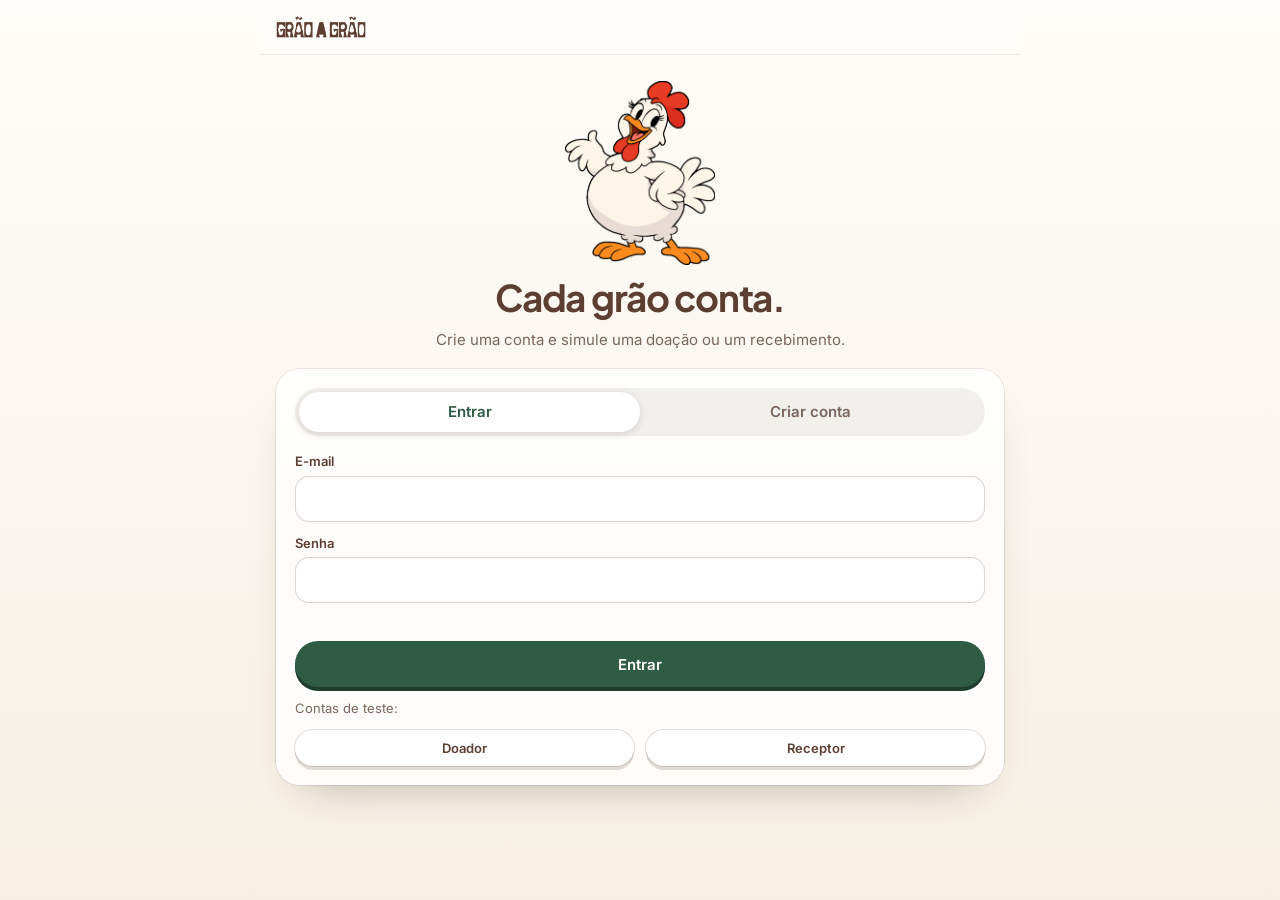
<file: demo/index.html>
<!DOCTYPE html>
<html lang="pt-BR"><head><meta charset="utf-8"><meta name="viewport" content="width=device-width,initial-scale=1">
<title>Grão a Grão — Demonstração</title>
<link rel="stylesheet" href="https://fonts.googleapis.com/css2?family=Inter:wght@400;500;600&family=Plus+Jakarta+Sans:wght@600;700;800&display=swap">
<style>
:root{--brown:#5D3E32;--green:#305C43;--cream:#F6F0E4;--mute:#7a665d;--line:rgba(93,62,50,.12);--gold:#D6A52B;--out:cubic-bezier(.16,1,.3,1);--spring:cubic-bezier(.34,1.56,.64,1)}
*{box-sizing:border-box;margin:0}
body{font:400 15px/1.45 Inter,system-ui,sans-serif;color:var(--brown);background:linear-gradient(#fffdf9,#F6F0E4);min-height:100vh;-webkit-font-smoothing:antialiased}
h1,h2,h3,.big{font-family:"Plus Jakarta Sans",Inter,sans-serif;letter-spacing:-.035em;line-height:1.1}
button,input,select{font:inherit;color:inherit}
.app{max-width:760px;margin:auto;padding:16px}
.top{display:flex;align-items:center;justify-content:space-between;gap:10px;margin:-16px -16px 16px;padding:12px 16px;position:sticky;top:0;z-index:5;background:rgba(255,253,249,.88);-webkit-backdrop-filter:blur(12px);backdrop-filter:blur(12px);border-bottom:1px solid var(--line)}
.top img{height:30px;width:auto}
.who{display:flex;align-items:center;gap:8px;font-size:13px;min-width:0}.who b{overflow:hidden;text-overflow:ellipsis;white-space:nowrap}
.card{background:rgba(255,255,255,.8);border:1px solid rgba(255,255,255,.9);box-shadow:0 0 0 1px var(--line),0 22px 44px -28px rgba(60,38,24,.4);border-radius:24px;padding:18px;margin-bottom:14px}
.btn{display:inline-flex;align-items:center;justify-content:center;min-height:46px;padding:10px 22px;border:0;border-radius:999px;background:var(--green);color:#fff;font-weight:600;cursor:pointer;box-shadow:0 4px 0 #1f3d2c;transition:transform .3s var(--spring)}
.btn:hover{transform:translateY(-2px)}.btn:active{transform:translateY(3px);box-shadow:0 1px 0 #1f3d2c}
.btn.o{background:#fff;color:var(--brown);box-shadow:0 0 0 1px rgba(93,62,50,.18),0 4px 0 rgba(93,62,50,.18)}
.btn.s{min-height:36px;padding:6px 14px;font-size:13px}.btn.w{width:100%}.btn:disabled{opacity:.5;cursor:default}
.link{background:none;border:0;color:var(--green);text-decoration:underline;cursor:pointer;font-weight:500;min-height:36px}
label{display:grid;gap:5px;font-size:13px;font-weight:600;margin-bottom:12px}
input,select,textarea{font-size:16px!important}html{-webkit-text-size-adjust:100%}button,a{touch-action:manipulation}input,select{width:100%;min-height:46px;padding:10px 14px;border:1px solid rgba(93,62,50,.22);border-radius:14px;background:#fff;font-weight:400}
input:focus,select:focus,.btn:focus-visible,.link:focus-visible{outline:2px solid var(--green);outline-offset:2px}
.seg{display:grid;grid-template-columns:1fr 1fr;background:rgba(93,62,50,.07);border-radius:999px;padding:4px;margin-bottom:16px}
.seg button{border:0;background:none;border-radius:999px;min-height:40px;font-weight:600;color:var(--mute);cursor:pointer}.seg .on{background:#fff;color:var(--green);box-shadow:0 2px 8px rgba(60,38,24,.15)}
.hero{display:grid;gap:12px;text-align:center;padding:10px 0 18px}.hero img{width:150px;margin:auto}.hero h1{font-size:clamp(1.7rem,7vw,2.3rem)}.hero p{color:var(--mute)}
.err{color:#b3261e;font-size:13px;min-height:18px;margin-bottom:8px}
.chip{display:inline-block;font:600 11px Inter;padding:3px 10px;border-radius:99px;background:rgba(48,92,67,.1);color:var(--green);white-space:nowrap}.chip.g{background:rgba(214,165,43,.2);color:#8a6a10}
.grid{display:grid;grid-template-columns:auto 1fr;gap:18px;align-items:center}
.m{position:relative;width:128px;height:128px}.m svg{width:100%;height:100%;transform:rotate(-90deg)}
.m .t{fill:none;stroke:rgba(93,62,50,.12);stroke-width:9}.m .p{fill:none;stroke:var(--green);stroke-width:9;stroke-linecap:round;stroke-dasharray:327;transition:stroke-dashoffset 1s var(--out)}
.m b{position:absolute;inset:0;display:grid;place-content:center;text-align:center;font:800 30px "Plus Jakarta Sans";letter-spacing:-.04em;line-height:1}.m small{font:400 11px Inter;color:var(--mute);margin-top:3px}
.seals{display:flex;gap:10px;margin-bottom:12px}.seals img{width:58px;height:58px;border-radius:50%;border:2px solid var(--gold);background:#fffaf0;padding:6px}.seals .off{filter:grayscale(1);opacity:.35;border:1.5px dashed rgba(93,62,50,.4)}
.cq{display:flex;gap:10px;align-items:center;padding:10px 12px;border-radius:14px;border:1px dashed rgba(93,62,50,.3);color:var(--mute)}.cq b{display:block;color:var(--brown);font-size:14px}.cq.on{border:1px solid var(--green);background:rgba(48,92,67,.07)}
.two{display:grid;grid-template-columns:1fr 1fr;gap:12px}
.li{display:flex;justify-content:space-between;align-items:center;gap:10px;padding:12px 0;border-top:1px solid var(--line)}.li:first-of-type{border-top:0}.li small{color:var(--mute);display:block;font-size:12px}
.stat{text-align:center}.stat .big{font-size:2.2rem;color:var(--green)}.stat span{font-size:12px;color:var(--mute)}
.toast{position:fixed;left:50%;bottom:14px;transform:translateX(-50%);width:min(calc(100% - 24px),520px);z-index:10;background:var(--green);color:#fff;padding:12px 16px;border-radius:16px;font-weight:500;box-shadow:0 18px 30px -14px rgba(48,92,67,.6);animation:tup .5s var(--spring)}@keyframes tup{from{opacity:0;transform:translate(-50%,14px)}}.app{padding-bottom:90px}@keyframes up{from{opacity:0;transform:translateY(14px)}}
.cert{text-align:center;border:1.5px solid var(--green);outline:1px solid var(--green);outline-offset:-8px;border-radius:18px;padding:26px 16px;display:grid;gap:8px;justify-items:center;background:#fff;margin-bottom:14px;animation:up .6s var(--spring)}
.cert img{width:120px}.cert h3{color:var(--green);font-size:1.8rem}.cert .nm{border-bottom:1.5px solid var(--brown);padding:2px 18px;font-weight:700}
.sub{font-size:13px;color:var(--mute)}.mt{margin-top:12px}
@media(max-width:480px){.grid{grid-template-columns:1fr;justify-items:center;text-align:center}.seals{justify-content:center}.two{grid-template-columns:1fr}.card{padding:15px;border-radius:20px}.top img{height:26px}}
@media(prefers-reduced-motion:reduce){*{animation:none!important;transition:none!important}}
</style></head><body><div class="app" id="app"></div>
<script>
(()=>{
const K='gag_demo_v1',E=s=>String(s).replace(/[&<>"']/g,c=>({'&':'&amp;','<':'&lt;','>':'&gt;','"':'&quot;',"'":'&#39;'}[c]));
const P=40,PER=100,NEED=3,ITEMS=['Arroz','Feijão','Macarrão','Pão','Frutas','Leite'];
let mem=null,mode='login',err='',toast='';
if(/reset=1/.test(location.search)){try{localStorage.removeItem(K)}catch(e){}}
const seed=()=>({users:[{id:'u1',name:'Padaria Sol',email:'padaria@demo.com',pw:'123456',role:'doador'},{id:'u2',name:'Lar Esperança',email:'lar@demo.com',pw:'123456',role:'receptor'}],don:[],sess:null,n:1});
const load=()=>{try{const v=JSON.parse(localStorage.getItem(K));if(v)return v}catch(e){}return mem};
let S=load()||seed();
const save=()=>{mem=S;try{localStorage.setItem(K,JSON.stringify(S))}catch(e){}};
const U=id=>S.users.find(u=>u.id===id),me=()=>U(S.sess);
const name=id=>(U(id)||{name:'Doador exemplo'}).name;
const pts=id=>S.don.filter(x=>x.from===id&&x.st==='recebida').length*P;
const $=s=>document.querySelector(s),app=$('#app');
const head=u=>`<div class="top"><img src="../assets/ui/logo-grao-a-grao.png" alt="Grão a Grão">${u?`<div class="who"><span class="chip ${u.role==='doador'?'':'g'}">${u.role==='doador'?'Doador':'Receptor'}</span><b>${E(u.name)}</b><button class="link" data-a="out">Sair</button></div>`:''}</div>`;
const auth=()=>`${head()}<div class="hero"><img src="../assets/png/dona-papuda.png" alt="Dona Papuda"><h1>Cada grão conta.</h1><p>Crie uma conta e simule uma doação ou um recebimento.</p></div>
<div class="card"><div class="seg" role="tablist"><button class="${mode==='login'?'on':''}" data-a="mode" data-v="login">Entrar</button><button class="${mode==='signup'?'on':''}" data-a="mode" data-v="signup">Criar conta</button></div>
<form id="f" novalidate>${mode==='signup'?`<label>Nome da instituição<input name="name" autocomplete="organization" required></label>`:''}
<label>E-mail<input name="email" type="email" autocomplete="email" required></label><label>Senha<input name="pw" type="password" autocomplete="${mode==='login'?'current-password':'new-password'}" minlength="4" required></label>
${mode==='signup'?`<label>Eu sou<select name="role"><option value="doador">Doador (quero doar alimentos)</option><option value="receptor">Receptor (recebo doações)</option></select></label>`:''}
<div class="err" role="alert">${E(err)}</div><button class="btn w" type="submit">${mode==='login'?'Entrar':'Criar conta e entrar'}</button></form>
${mode==='login'?`<p class="sub mt">Contas de teste:</p><div class="two mt"><button class="btn o s" data-a="fill" data-v="padaria@demo.com">Doador</button><button class="btn o s" data-a="fill" data-v="lar@demo.com">Receptor</button></div>`:''}</div>`;
const meter=p=>{const t=Math.min(NEED,Math.floor(p/PER)),dn=t>=NEED,pr=dn?1:(p%PER)/PER;return `<div class="m"><svg viewBox="0 0 120 120"><circle class="t" cx="60" cy="60" r="52"/><circle class="p" cx="60" cy="60" r="52" style="stroke-dashoffset:${327*(1-pr)};${dn?'stroke:#D6A52B':''}"/></svg><b>${p}<small>Grão Verde</small></b></div>`};
const donor=u=>{const p=pts(u.id),e=Math.min(NEED,Math.floor(p/PER)),dn=e>=NEED,rc=S.users.filter(x=>x.role==='receptor'),mine=S.don.filter(x=>x.from===u.id).slice().reverse();
return `${head(u)}${dn?`<div class="cert"><img src="../assets/ui/logo-grao-a-grao.png" alt=""><span class="sub">Certificado de reconhecimento</span><h3>Amigo da ONG</h3><div class="nm">${E(u.name)}</div><span class="chip g">Documento demonstrativo — sem validade</span></div>`:''}
<div class="card"><div class="grid">${meter(p)}<div><div class="seals">${[1,2,3].map(i=>`<img src="../assets/ui/mao-${i}.png" class="${i>e?'off':''}" alt="Selo ${i}">`).join('')}</div><div class="cq ${dn?'on':''}"><div><b>Certificado Amigo da ONG</b><span class="sub">${dn?'Liberado':'Bloqueado · faltam '+(NEED-e)+' selo'+(NEED-e>1?'s':'')}</span></div></div></div></div><p class="sub mt">+${P} pontos a cada doação confirmada pela instituição · ${PER} pontos formam 1 selo · ${NEED} selos liberam o certificado.</p></div>
<div class="card"><h2 style="font-size:1.3rem;margin-bottom:12px">Registrar doação</h2><form id="d" novalidate><div class="two"><label>Alimento<select name="item">${ITEMS.map(i=>`<option>${i}</option>`).join('')}</select></label><label>Quantidade (kg)<input name="qty" type="number" min="1" max="999" value="10" inputmode="numeric"></label></div>
<label>Instituição de destino<select name="to">${rc.map(r=>`<option value="${r.id}">${E(r.name)}</option>`).join('')}</select></label><div class="err" role="alert">${E(err)}</div><button class="btn w" type="submit">Doar agora</button></form></div>
<div class="card"><h2 style="font-size:1.3rem;margin-bottom:6px">Minhas doações</h2>${mine.length?mine.map(x=>`<div class="li"><div><b>${E(x.item)} · ${x.qty} kg</b><small>para ${E(name(x.to))}</small></div><span class="chip ${x.st==='recebida'?'':'g'}">${x.st==='recebida'?'Recebida · +'+P:'A caminho'}</span></div>`).join(''):'<p class="sub">Nenhuma doação ainda. Registre a primeira acima.</p>'}</div>${toast?`<div class="toast" role="status">${E(toast)}</div>`:''}`};
const recv=u=>{const all=S.don.filter(x=>x.to===u.id).slice().reverse(),pe=all.filter(x=>x.st!=='recebida'),ok=all.filter(x=>x.st==='recebida');
return `${head(u)}<div class="two"><div class="card stat"><div class="big">${pe.length}</div><span>A caminho</span></div><div class="card stat"><div class="big">${ok.length}</div><span>Recebidas</span></div></div>
<div class="card"><div style="display:flex;justify-content:space-between;align-items:center;gap:10px;flex-wrap:wrap;margin-bottom:6px"><h2 style="font-size:1.3rem">Doações a caminho</h2><button class="btn o s" data-a="sim">Simular chegada de doação</button></div>
${pe.length?pe.map(x=>`<div class="li"><div><b>${E(x.item)} · ${x.qty} kg</b><small>de ${E(name(x.from))}</small></div><button class="btn s" data-a="ok" data-v="${x.id}">Confirmar recebimento</button></div>`).join(''):'<p class="sub">Nada a caminho. Entre como doador e doe para esta instituição, ou use o botão acima.</p>'}</div>
<div class="card"><h2 style="font-size:1.3rem;margin-bottom:6px">Comprovantes</h2>${ok.length?ok.map(x=>`<div class="li"><div><b>${E(x.item)} · ${x.qty} kg</b><small>de ${E(name(x.from))} · comprovante #${String(x.id).padStart(4,'0')}</small></div><span class="chip">Recebida</span></div>`).join(''):'<p class="sub">Os recebimentos confirmados aparecem aqui.</p>'}</div>${toast?`<div class="toast" role="status">${E(toast)}</div>`:''}`};
const render=()=>{const u=me();app.innerHTML=!u?auth():u.role==='doador'?donor(u):recv(u);app.scrollIntoView&&0;window.scrollTo(0,0)};
const draw=()=>{const y=scrollY;const u=me();app.innerHTML=!u?auth():u.role==='doador'?donor(u):recv(u);scrollTo(0,y)};
const say=m=>{toast=m;draw();setTimeout(()=>{if(toast===m){toast='';draw()}},3200)};
app.addEventListener('click',e=>{const b=e.target.closest('[data-a]');if(!b)return;const a=b.dataset.a,v=b.dataset.v;
 if(a==='mode'){mode=v;err='';render()}
 if(a==='fill'){const u=S.users.find(x=>x.email===v);const f=$('#f');if(f&&u){f.email.value=u.email;f.pw.value=u.pw}}
 if(a==='out'){S.sess=null;save();err='';toast='';mode='login';render()}
 if(a==='ok'){const x=S.don.find(z=>z.id==v);if(x){x.st='recebida';save();say('Recebimento confirmado! O doador ganhou +'+P+' Grão Verde.');ev('confirm')}}
 if(a==='sim'){const u=me();S.don.push({id:S.n++,from:'sim',to:u.id,item:ITEMS[Math.floor(Math.random()*ITEMS.length)],qty:5+Math.floor(Math.random()*20),st:'caminho'});save();say('Uma nova doação está a caminho.')}});
app.addEventListener('submit',e=>{e.preventDefault();const f=e.target,v=Object.fromEntries(new FormData(f));
 if(f.id==='f'){const em=(v.email||'').trim().toLowerCase();
  if(!/^\S+@\S+\.\S+$/.test(em)){err='Informe um e-mail válido.';return draw()}
  if(mode==='signup'){const nm=(v.name||'').trim();if(nm.length<2){err='Informe o nome da instituição.';return draw()}
   if((v.pw||'').length<4){err='A senha precisa de 4 caracteres ou mais.';return draw()}
   if(S.users.some(u=>u.email===em)){err='Este e-mail já tem conta. Use “Entrar”.';return draw()}
   const u={id:'u'+(Date.now()%1e9),name:nm,email:em,pw:v.pw,role:v.role};S.users.push(u);S.sess=u.id}
  else{const u=S.users.find(x=>x.email===em&&x.pw===v.pw);if(!u){err='E-mail ou senha incorretos.';return draw()}S.sess=u.id}
  err='';save();render();ev('login',me().role)}
 if(f.id==='d'){const q=parseInt(v.qty,10),u=me();
  if(!q||q<1){err='Informe uma quantidade válida.';return draw()}
  if(!v.to){err='Nenhuma instituição disponível.';return draw()}
  err='';S.don.push({id:S.n++,from:u.id,to:v.to,item:v.item,qty:q,st:'caminho'});save();say('Doação registrada! Quando '+name(v.to)+' confirmar, você ganha +'+P+' Grão Verde.');ev('donate')}});
const ev=(t,r)=>{try{parent.postMessage({gag:t,role:r},'*')}catch(e){}};
if(parent!==window)document.documentElement.classList.add('fr');
addEventListener('message',e=>{const x=e.data||{};if(e.source!==parent||x.gag!=='login')return;const u=S.users.find(z=>z.email===x.email);if(u){S.sess=u.id;err='';toast='';save();render();ev('login',u.role)}});
render();
})();
</script></body></html>
</file>
<file: css/styles.css>
/* Layout de computador (1280px) em qualquer tela: no celular a pagina e reduzida (ver script no <head>). */
:root{--vw:12.8px;--vh:7.2px}html{-webkit-text-size-adjust:100%;text-size-adjust:100%}

:root{--white:#fff;--cream:#F6F0E4;--brown:#5D3E32;--green:#305C43;--mute:#7a665d;--line:rgba(93,62,50,.12);--glass:rgba(255,255,255,.58);--glass-b:rgba(255,255,255,.75);--spring:cubic-bezier(.34,1.56,.64,1);--out:cubic-bezier(.16,1,.3,1);--pad:clamp(1.25rem,calc(5*var(--vw)),3rem);--r:28px;--shadow:0 30px 70px -28px rgba(93,62,50,.28),0 8px 24px -12px rgba(93,62,50,.12)}
*{box-sizing:border-box;margin:0}
html{scroll-behavior:smooth;scroll-padding-top:5rem}
body{background:var(--white);color:var(--brown);font:400 1.0625rem/1.47 Inter,system-ui,-apple-system,"Segoe UI",sans-serif;letter-spacing:-.011em;-webkit-font-smoothing:antialiased;overflow-x:hidden}
body.lock{overflow:hidden}
a{color:inherit}
:focus-visible{outline:2px solid var(--green);outline-offset:3px;border-radius:8px}
.skip{position:absolute;left:1rem;top:-4rem;background:var(--green);color:#fff;padding:.6rem 1rem;border-radius:999px;z-index:100}
.skip:focus{top:1rem}
.logo{display:block;aspect-ratio:2172/724}
.wrap{max-width:1080px;margin:auto;padding-inline:var(--pad)}
section{position:relative;padding-block:clamp(4.5rem,calc(12*var(--vw)),8rem)}
h1,h2,h3{font-weight:600;letter-spacing:-.035em;line-height:1.05}
h1{font-size:clamp(2.6rem,calc(9*var(--vw)),5rem);letter-spacing:-.04em}
h2{font-size:clamp(2rem,calc(5.5*var(--vw)),3.4rem)}
h3{font-size:1.25rem;letter-spacing:-.02em;line-height:1.2}
.lead{color:var(--mute);font-size:clamp(1.05rem,calc(2.2*var(--vw)),1.3rem);line-height:1.4;max-width:54ch;margin-inline:auto}
.kick{color:var(--green);font-weight:600;font-size:1.1rem;margin-bottom:.8rem}
.c{text-align:center}
.bar{position:fixed;inset:0 0 auto;height:2px;background:var(--green);transform:scaleX(0);transform-origin:0 50%;z-index:60}
@supports(animation-timeline:scroll()){.bar{animation:bar linear both;animation-timeline:scroll(root)}@keyframes bar{to{transform:scaleX(1)}}}

.pre{position:fixed;inset:0;background:var(--white);z-index:90;display:grid;place-items:center;transition:opacity .8s var(--out),transform .9s var(--out)}
.pre .logo{width:min(calc(70*var(--vw)),400px);opacity:0;transform:scale(.95);animation:pin 1s var(--out) .1s forwards;color:var(--brown)}
.pre i{position:absolute;bottom:20%;left:50%;width:110px;height:2px;margin-left:-55px;background:var(--line);overflow:hidden}
.pre i::after{content:"";position:absolute;inset:0;background:var(--green);transform:translateX(-100%);animation:ld 1.3s var(--out) forwards}
.ready .pre{opacity:0;transform:scale(1.04);pointer-events:none}
@keyframes pin{to{opacity:1;transform:none}}@keyframes ld{to{transform:none}}

header{position:fixed;inset:.75rem .75rem auto;z-index:50;display:flex;justify-content:center}
nav{display:flex;align-items:center;justify-content:space-between;gap:1rem;width:100%;max-width:980px;padding:.55rem .6rem .55rem 1.2rem;background:var(--glass);backdrop-filter:blur(20px) saturate(160%);-webkit-backdrop-filter:blur(20px) saturate(160%);border:1px solid var(--glass-b);box-shadow:0 0 0 1px var(--line),var(--shadow);border-radius:999px}
nav .logo{width:96px}
nav ul{display:none;list-style:none;padding:0;gap:1.6rem}
.ul{text-decoration:none;font-size:.85rem;position:relative;padding:.2rem 0;opacity:.8;transition:opacity .3s}
.ul::after{content:"";position:absolute;left:0;right:0;bottom:-2px;height:1px;background:var(--green);transform:scaleX(0);transform-origin:0 50%;transition:transform .5s var(--out)}
.ul:hover,.ul:focus-visible{opacity:1}.ul:hover::after,.ul:focus-visible::after{transform:scaleX(1)}
.btn{display:inline-flex;align-items:center;justify-content:center;min-height:44px;padding:.7rem 1.5rem;border-radius:999px;font:500 .95rem Inter,sans-serif;letter-spacing:-.01em;text-decoration:none;border:1px solid rgba(93,62,50,.3);color:var(--brown);background:transparent;cursor:pointer;transition:transform .6s var(--spring),background .3s}
.btn:hover{transform:scale(1.04)}.btn:active{transform:scale(.95);transition-duration:.15s}
.btn.p{background:var(--green);border-color:var(--green);color:#fff}
nav .btn{min-height:38px;padding:.45rem 1.1rem;font-size:.85rem}
@media(min-width:0px){nav ul{display:flex}}

.blob{position:absolute;border-radius:50%;pointer-events:none;will-change:transform}
.b1{width:calc(60*max(var(--vw),var(--vh)));height:calc(60*max(var(--vw),var(--vh)));left:calc(-25*max(var(--vw),var(--vh)));top:calc(-18*max(var(--vw),var(--vh)));background:radial-gradient(closest-side,rgba(48,92,67,.16),transparent)}
.b2{width:calc(55*max(var(--vw),var(--vh)));height:calc(55*max(var(--vw),var(--vh)));right:calc(-22*max(var(--vw),var(--vh)));top:calc(8*max(var(--vw),var(--vh)));background:radial-gradient(closest-side,rgba(246,240,228,1),transparent)}
.hero{padding-top:8.5rem;overflow:hidden}
.hero .wrap{position:relative;display:grid;gap:1.4rem;justify-items:center;text-align:center}
.cta{display:flex;flex-wrap:wrap;gap:.8rem;justify-content:center;margin-top:.4rem}
.stage{position:relative;width:100%;margin-top:2.5rem;padding:clamp(2rem,calc(8*var(--vw)),5rem) clamp(1rem,calc(4*var(--vw)),3rem) 1.5rem;background:var(--cream);border-radius:var(--r);overflow:hidden;display:grid;gap:clamp(2rem,calc(6*var(--vw)),4rem);justify-items:center}
.stage .blob{width:60%;aspect-ratio:1;left:5%;top:-30%;background:radial-gradient(closest-side,rgba(48,92,67,.2),transparent)}
.stage>.logo{position:relative;width:min(100%,760px);color:var(--brown)}
.pillars{position:relative;list-style:none;padding:.9rem;display:grid;grid-template-columns:1fr 1fr;gap:.5rem;width:100%;max-width:760px;background:var(--glass);backdrop-filter:blur(20px) saturate(160%);-webkit-backdrop-filter:blur(20px) saturate(160%);border:1px solid var(--glass-b);border-radius:22px;box-shadow:var(--shadow)}
.pillars li{font-size:.85rem;padding:.55rem .5rem;display:flex;gap:.55rem;align-items:center;justify-content:center}
.pillars li::before{content:"";flex:none;width:7px;height:7px;border-radius:50%;background:var(--green)}
@media(min-width:0px){.pillars{grid-template-columns:repeat(4,1fr)}}

.js .rv{opacity:0;transform:translateY(20px);transition:opacity .9s var(--out),transform .9s var(--out);transition-delay:var(--d,0s)}
.js .rv.in{opacity:1;transform:none}
.w{display:inline-block;white-space:pre}
.js .w{opacity:0;transform:translateY(.4em);filter:blur(8px);transition:opacity .9s var(--out),transform .9s var(--out),filter .9s var(--out);transition-delay:calc(var(--i)*55ms + var(--base,0s))}
.js .in .w{opacity:1;transform:none;filter:none}

.cols{display:grid;gap:1.5rem;margin-top:2.5rem}
.cols p{color:var(--mute);font-size:1.2rem;line-height:1.4;max-width:34ch}
.cols strong{color:var(--brown);font-weight:600}
@media(min-width:0px){.cols{grid-template-columns:1fr 1fr;gap:4rem}}

.band{background:var(--cream)}
.steps{list-style:none;padding:0;margin-top:3rem;display:grid;gap:1rem}
.step{padding:1.8rem;border-radius:var(--r);display:grid;gap:.7rem;align-content:start;background:var(--white);min-height:220px}
.step svg{width:40px;height:40px}
.step p{color:var(--mute);font-size:.95rem;line-height:1.4}
.s1{border:1.5px dashed rgba(93,62,50,.4)}
.s2{box-shadow:inset 0 0 0 1.5px var(--green)}
.s3{background:var(--green);color:#fff}.s3 p{color:rgba(255,255,255,.8)}
.s4{background:var(--brown);color:var(--cream)}.s4 p{color:rgba(246,240,228,.8)}
@media(min-width:0px){.steps{grid-template-columns:repeat(2,1fr)}}
@media(min-width:0px){.steps{grid-template-columns:repeat(4,1fr)}}
.note{margin-top:1.5rem;color:var(--mute);font-size:.88rem;max-width:62ch}
.c .note{margin-inline:auto}

.coin-sec{overflow:hidden}
.card{position:relative;max-width:600px;margin:3rem auto 0;padding:clamp(1.8rem,calc(5*var(--vw)),3rem);text-align:center;background:var(--glass);backdrop-filter:blur(20px) saturate(160%);-webkit-backdrop-filter:blur(20px) saturate(160%);border:1px solid var(--glass-b);box-shadow:0 0 0 1px var(--line),var(--shadow);border-radius:32px}
.fl{animation:fl 7s ease-in-out infinite}
@keyframes fl{50%{transform:translateY(-6px)}}
.coin{position:relative;width:104px;height:104px;margin:0 auto 1.5rem;border-radius:50%;overflow:hidden;background:var(--green);box-shadow:inset 0 0 0 6px rgba(255,255,255,.2);display:grid;place-items:center;color:var(--cream);--crease:#305C43}
.coin svg{width:44px;height:44px}
.coin::after{content:"";position:absolute;inset:-20% auto -20% -60%;width:40%;background:linear-gradient(100deg,transparent,rgba(255,255,255,.5),transparent);transform:skewX(-18deg);animation:sh 4.5s ease-in-out infinite}
@keyframes sh{0%,55%{transform:translateX(0) skewX(-18deg)}100%{transform:translateX(450%) skewX(-18deg)}}
.card .lead{margin-top:.9rem;font-size:1.05rem}
.demo{display:inline-block;margin-top:1.5rem;padding:.5rem 1rem;border:1px dashed rgba(93,62,50,.35);border-radius:999px;font-size:.85rem;color:var(--mute)}
.demo b{color:var(--green)}

.cert{position:relative;max-width:720px;margin:3rem auto 0;padding:clamp(.9rem,calc(3*var(--vw)),1.5rem);background:var(--white);border-radius:var(--r);box-shadow:var(--shadow)}
.in-b{border:1.5px solid var(--green);outline:1px solid var(--green);outline-offset:-8px;border-radius:18px;padding:clamp(1.8rem,calc(6*var(--vw)),3.2rem) clamp(1.2rem,calc(5*var(--vw)),3rem);text-align:center;display:grid;gap:.9rem;justify-items:center}
.cert .logo{width:140px;color:var(--brown)}
.cert h3{font-size:clamp(1.6rem,calc(4.5*var(--vw)),2.3rem);color:var(--green)}
.cert p{font-size:.95rem;color:var(--mute);max-width:44ch}
.name{padding:.5rem 1.4rem;border-bottom:1.5px solid var(--brown);font-weight:600}
.tag{font-size:.78rem;font-weight:500;color:var(--brown);background:var(--cream);padding:.3rem .8rem;border-radius:999px}
.stamp{position:absolute;right:clamp(.2rem,calc(3*var(--vw)),2rem);bottom:clamp(.2rem,calc(3*var(--vw)),1.4rem);width:clamp(92px,calc(21*var(--vw)),132px);color:var(--green);--crease:#fff;opacity:0;transform:scale(2.6) rotate(-30deg)}
.in .stamp{animation:st 1s var(--spring) .5s forwards}
@keyframes st{0%{opacity:0;transform:scale(2.6) rotate(-30deg)}45%{opacity:.95}100%{opacity:.9;transform:scale(1) rotate(-12deg)}}
.js .cert{opacity:0;transform:translateY(32px);transition:opacity 1s var(--out),transform 1s var(--out)}
.js .cert.in{opacity:1;transform:none}

.partners{list-style:none;padding:0;margin-top:3rem;display:grid;grid-template-columns:repeat(2,1fr);gap:1rem}
.partners li{display:grid;place-items:center;gap:.5rem;padding:1.8rem 1rem;background:var(--cream);border-radius:var(--r);color:#a89d94;font-size:.8rem;transition:transform .6s var(--spring),color .4s,background .4s}
.partners svg{width:44px;height:44px}
.partners li:hover{transform:scale(1.05);color:var(--green);background:#e9f0ea}
.partners li:nth-child(even):hover{color:var(--brown);background:#efe3d6}
@media(min-width:0px){.partners{grid-template-columns:repeat(4,1fr)}}

footer{background:var(--cream);padding-block:3rem;color:var(--mute);font-size:.85rem}
footer .wrap{display:grid;gap:1.4rem}
footer .logo{width:150px;color:var(--brown)}
footer p{max-width:60ch}

.cols.t3{gap:2rem}.cols.t3 p{max-width:30ch}
@media(min-width:0px){.cols.t3{grid-template-columns:repeat(3,1fr);gap:3rem}}
.diff{position:relative;display:grid;gap:3rem;align-items:center}
@media(min-width:0px){.diff{grid-template-columns:.85fr 1.15fr;gap:5rem}}
.diff .card{margin:0}
.coin{width:min(calc(62*var(--vw)),220px);height:auto;aspect-ratio:1;background:var(--cream);box-shadow:inset 0 0 0 1px var(--line),inset 0 0 0 9px #fff,inset 0 0 0 10px var(--line),0 20px 40px -20px rgba(93,62,50,.35)}
.coin svg{width:54%;height:54%}
.coin::after{background:linear-gradient(100deg,transparent,rgba(255,255,255,.85),transparent)}
.diffs{list-style:none;padding:0;margin-top:2rem;display:grid;gap:0}
.diffs li{display:grid;grid-template-columns:28px 1fr;gap:1rem;padding:1.2rem 0;border-top:1px solid var(--line)}
.diffs svg{width:26px;height:26px;margin-top:.1rem}
.diffs p{color:var(--mute);font-size:.98rem;line-height:1.4;margin-top:.25rem}
.diff .note{margin-top:1.2rem}
nav .logo{width:clamp(128px,calc(15*var(--vw)),160px)}nav{padding:.4rem .6rem .4rem 1.1rem}
h1{font-size:clamp(3.2rem,calc(13*var(--vw)),7rem);letter-spacing:-.05em}
.js .w{transform:translateY(10px);filter:blur(10px);transition:opacity .5s ease-out,transform .5s ease-out,filter .5s ease-out;transition-delay:calc(var(--i)*.1s + var(--base,0s))}
.sr{position:absolute;width:1px;height:1px;overflow:hidden;clip:rect(0 0 0 0)}
.liq{position:relative;isolation:isolate;overflow:hidden;min-height:52px;padding:.8rem 1.9rem;border:0;background:rgba(255,255,255,.35);color:var(--brown);box-shadow:0 0 0 1px rgba(93,62,50,.1),inset 2px 2px 4px rgba(255,255,255,.95),inset -2px -2px 4px rgba(93,62,50,.12),0 10px 24px -10px rgba(93,62,50,.3)}
.liq::before{content:"";position:absolute;inset:0;z-index:-1;border-radius:inherit;-webkit-backdrop-filter:blur(8px);backdrop-filter:blur(8px);-webkit-backdrop-filter:url(#container-glass);backdrop-filter:url(#container-glass)}
.liq.p{background:rgba(48,92,67,.82);color:#fff;box-shadow:0 0 0 1px rgba(48,92,67,.4),inset 2px 2px 4px rgba(255,255,255,.45),inset -2px -2px 4px rgba(0,0,0,.2),0 12px 26px -10px rgba(48,92,67,.6)}
[data-tilt]{transition:transform .5s var(--out);transform-style:preserve-3d}
.stage{background:#fff;border:1px solid var(--line);min-height:clamp(300px,calc(52*var(--vw)),540px);place-items:center;padding:clamp(1rem,calc(4*var(--vw)),3rem)}
.orb{position:absolute;width:55%;aspect-ratio:1;border-radius:50%;pointer-events:none;will-change:transform}
.o1{left:2%;top:-18%;background:radial-gradient(closest-side,rgba(48,92,67,.5),transparent);animation:d1 14s ease-in-out infinite alternate}
.o2{right:0;bottom:-22%;background:radial-gradient(closest-side,rgba(93,62,50,.32),transparent);animation:d2 17s ease-in-out infinite alternate}
.o3{left:30%;top:25%;width:40%;background:radial-gradient(closest-side,rgba(246,240,228,1),transparent);animation:d1 20s ease-in-out infinite alternate-reverse}
@keyframes d1{to{transform:translate3d(45%,30%,0) scale(1.3)}}@keyframes d2{to{transform:translate3d(-50%,-30%,0) scale(1.25)}}
.gp{position:relative;width:min(100%,820px);padding:clamp(1.5rem,calc(6*var(--vw)),4rem);border-radius:32px;background:rgba(255,255,255,.45);-webkit-backdrop-filter:blur(30px) saturate(170%);backdrop-filter:blur(30px) saturate(170%);border:1px solid rgba(255,255,255,.85);box-shadow:var(--shadow),inset 0 1px 0 #fff}
.gp .logo{width:100%;color:var(--brown)}
.imp{padding:0;height:calc(240*var(--vh))}.stick{position:sticky;top:0;min-height:calc(100*var(--vh));display:flex;align-items:center}
.scrub{font-size:clamp(1.9rem,calc(5.4*var(--vw)),3.8rem);line-height:1.12;font-weight:600;letter-spacing:-.04em;max-width:900px}
.scw{opacity:.14;transition:opacity .35s}.scw.on{opacity:1}
.sc{perspective:1000px;margin-top:3rem}
.sc-card{transform-origin:50% 0;padding:clamp(.8rem,calc(3*var(--vw)),1.6rem);background:rgba(255,255,255,.6);-webkit-backdrop-filter:blur(20px) saturate(160%);backdrop-filter:blur(20px) saturate(160%);border:1px solid var(--glass-b);border-radius:32px;box-shadow:0 0 0 1px var(--line),0 60px 90px -40px rgba(93,62,50,.3),0 20px 40px -20px rgba(93,62,50,.15)}
.sc-card .steps{margin-top:0}
.card{background:#fff;border:1px solid var(--line);overflow:hidden}
.card::after{content:"";position:absolute;inset:0;border-radius:inherit;background:radial-gradient(260px circle at var(--mx,50%) var(--my,0%),rgba(48,92,67,.13),transparent 60%);opacity:0;transition:opacity .4s;pointer-events:none}.card:hover::after{opacity:1}
.coin{background:#fff}.card .bn{font-size:clamp(2.1rem,calc(5*var(--vw)),2.8rem);letter-spacing:-.045em;margin-bottom:.4rem}.card p{color:var(--mute)}.card .demo{margin-top:1.2rem;border:0;padding:0;background:none;font-size:.8rem}
.js .cert[data-tilt].in{transition:transform .4s var(--out)}
.cert{background:radial-gradient(420px circle at var(--mx,30%) var(--my,0%),rgba(48,92,67,.09),transparent 60%),#fff;transform-style:preserve-3d}
.cert::before,.cert::after{content:"";position:absolute;inset:0;border-radius:inherit;background:#fff;box-shadow:0 0 0 1px var(--line),0 20px 40px -20px rgba(93,62,50,.35);z-index:-1}
.cert::before{transform:translateZ(-30px) translate(12px,14px) rotate(1.2deg)}.cert::after{transform:translateZ(-60px) translate(24px,28px) rotate(2.4deg);opacity:.7}
.partners li{min-height:120px;font-size:2rem;font-weight:300;color:#c9beb5;background:#fff;border:1px dashed rgba(93,62,50,.25)}
.partners li:hover,.partners li:nth-child(even):hover{color:var(--green);background:#fff;border-color:var(--green)}
footer{background:#fff;padding-top:0}
.gbar{height:clamp(90px,calc(15*var(--vw)),150px);margin:0 auto 2.5rem;max-width:1080px;width:calc(100% - 2*var(--pad));border-radius:28px;overflow:hidden;background:linear-gradient(90deg,#F6F0E4,#305C43)}
.gbar canvas{width:100%;height:100%;display:block}
.imp{height:auto;padding-block:clamp(5rem,calc(12*var(--vw)),8rem)}.stick{position:static;min-height:0;display:block}
.gp{background:rgba(255,255,255,.6);border:1px solid rgba(93,62,50,.1);box-shadow:0 30px 70px -30px rgba(93,62,50,.25),inset 0 1px 0 #fff}
.stage{background:#fff}
.rel{border:0;transition:transform .35s var(--spring),box-shadow .35s var(--out)}
.rel.p{background:var(--green);color:#fff;box-shadow:inset 0 1px 0 rgba(255,255,255,.28),0 4px 0 #1f3d2c,0 10px 18px -6px rgba(48,92,67,.45)}
.rel:not(.p){background:#fff;color:var(--brown);box-shadow:inset 0 1px 0 #fff,0 0 0 1px rgba(93,62,50,.14),0 4px 0 rgba(93,62,50,.2),0 10px 18px -6px rgba(93,62,50,.25)}
.rel.p:hover{transform:translateY(-3px);box-shadow:inset 0 1px 0 rgba(255,255,255,.32),0 7px 0 #1f3d2c,0 18px 24px -8px rgba(48,92,67,.5)}
.rel:not(.p):hover{transform:translateY(-3px);box-shadow:inset 0 1px 0 #fff,0 0 0 1px rgba(93,62,50,.18),0 7px 0 rgba(93,62,50,.2),0 18px 24px -8px rgba(93,62,50,.3)}
.rel:active{transform:translateY(3px);transition-duration:.1s}
.rel.p:active{box-shadow:inset 0 1px 0 rgba(255,255,255,.2),0 1px 0 #1f3d2c,0 3px 6px -2px rgba(48,92,67,.4)}
.rel:not(.p):active{box-shadow:inset 0 1px 0 #fff,0 0 0 1px rgba(93,62,50,.18),0 1px 0 rgba(93,62,50,.2)}
.cert{background:#fff}.card::after{background:radial-gradient(260px circle at var(--mx,50%) var(--my,0%),rgba(93,62,50,.06),transparent 60%)}
.eyebrow{font-size:.85rem;color:var(--mute);letter-spacing:-.005em}.cert .in-b p{max-width:40ch;line-height:1.4}.cert .name{font-size:1.2rem;color:var(--brown)}
.e{fill-opacity:0;stroke-width:6;stroke-linejoin:round;stroke-dasharray:1;stroke-dashoffset:1}
.in .e{animation:dr 1.7s ease-in-out .2s forwards,fi .9s ease-out 1.4s forwards}
@keyframes dr{to{stroke-dashoffset:0}}@keyframes fi{to{fill-opacity:1}}
html:not(.js) .e{fill-opacity:1;stroke:none}
footer{position:relative;overflow:hidden;padding:clamp(4rem,calc(10*var(--vw)),7rem) 0;background:linear-gradient(120deg,#fff,#F6F0E4 55%,#305C43)}

.fg{position:relative;display:grid;gap:1.2rem;max-width:620px;padding:clamp(1.5rem,calc(4*var(--vw)),2.5rem);background:rgba(255,255,255,.65);-webkit-backdrop-filter:blur(24px) saturate(160%);backdrop-filter:blur(24px) saturate(160%);border:1px solid rgba(255,255,255,.85);border-radius:28px;box-shadow:0 30px 60px -30px rgba(0,0,0,.35)}
.fg .logo{width:180px}.fg p{color:var(--brown);font-size:.92rem;line-height:1.45}
#fx{position:fixed;inset:0;width:100%;height:100%;pointer-events:none;z-index:70}
.brand{display:flex;align-items:center;gap:.6rem;text-decoration:none;color:var(--brown);font-weight:700;font-size:1.05rem;letter-spacing:-.04em}
.mk{width:32px;height:32px;flex:none;color:var(--brown);transition:transform .5s var(--spring)}.brand:hover .mk{transform:rotate(-8deg) scale(1.08)}
.hero{position:relative;overflow:hidden;padding-bottom:clamp(4rem,calc(10*var(--vw)),7rem)}
.hero .wrap{z-index:1}
.hbg{position:absolute;inset:0;z-index:0;transform:translate3d(var(--bx,0),var(--by,0),0) scale(1.06);transition:transform .8s var(--out)}
.hbg img{position:absolute;inset:0;width:100%;height:100%;object-fit:cover;object-position:50% 62%;animation:xf 18s ease-in-out infinite}
.hbg img:nth-child(2){animation-delay:-9s}
@keyframes xf{0%,38%{opacity:1}50%,88%{opacity:0}100%{opacity:1}}
.hero::after{content:"";position:absolute;inset:0;z-index:0;pointer-events:none;background:linear-gradient(#fff 0%,rgba(255,255,255,.93) 32%,rgba(255,255,255,.42) 64%,rgba(255,255,255,.7) 86%,#fff 100%)}
.gpw{width:100%;display:grid;justify-items:center;margin-top:2.5rem}
.gp{width:min(100%,720px);padding:clamp(1.4rem,calc(5*var(--vw)),3rem);border-radius:32px;background:rgba(255,255,255,.58);-webkit-backdrop-filter:blur(24px) saturate(165%);backdrop-filter:blur(24px) saturate(165%);border:1px solid rgba(255,255,255,.8);box-shadow:0 44px 80px -30px rgba(60,38,24,.5),0 12px 28px -12px rgba(60,38,24,.25),inset 0 1px 0 rgba(255,255,255,.9);transform:translate3d(var(--px,0),var(--py,0),0);transition:transform .6s var(--out);animation:gpf 7s ease-in-out infinite}
@keyframes gpf{50%{translate:0 -8px}}
h1,h2,h3,.bn,.scrub,.brand b{font-family:"Plus Jakarta Sans",Inter,system-ui,sans-serif}
h1,h2,h3{letter-spacing:-.035em}
.brand{gap:.7rem}.mk{width:40px;height:40px;color:inherit}
.bw{display:flex;align-items:center;gap:.35em}.bw b{font-weight:800;font-size:1.12rem;letter-spacing:-.04em}
.bw i{font-style:normal;font-weight:700;font-size:.7rem;color:var(--green);border:1.5px solid rgba(48,92,67,.4);border-radius:999px;padding:.08rem .45rem .1rem}
.hero{min-height:calc(100*var(--vh));display:flex;align-items:flex-end;padding:6.5rem 0 clamp(1.5rem,calc(5*var(--vw)),3.5rem)}
.hero .wrap{width:100%;margin:0 auto;display:grid;justify-items:center}
.hero::after{background:linear-gradient(#fff 0%,rgba(255,255,255,.7) 10%,rgba(255,255,255,0) 28%,rgba(255,255,255,0) 84%,#fff 100%)}
.hbg img{animation:xf3 27s ease-in-out -1.62s infinite,kb 26s ease-in-out infinite alternate;object-position:50% 58%}
.hbg img:nth-child(2){animation-delay:-19.62s,-13s;object-position:50% 24%}
.hbg img:nth-child(3){animation-delay:-10.62s,-6s;object-position:58% 0%}
@keyframes xf3{0%{opacity:0}6%,33.33%{opacity:1}39.33%,100%{opacity:0}}
@keyframes kb{from{transform:scale(1.02)}to{transform:scale(1.12) translate(-1.5%,-1%)}}
.gp{width:min(100%,820px);position:relative;overflow:hidden;display:grid;gap:1.1rem;justify-items:center;text-align:center;padding:clamp(1.8rem,calc(5*var(--vw)),3.2rem);border-radius:34px;transform:none;transition:none;
 background:linear-gradient(135deg,rgba(255,255,255,.36),rgba(255,255,255,.12));-webkit-backdrop-filter:blur(16px) saturate(150%) brightness(1.05);backdrop-filter:blur(16px) saturate(150%) brightness(1.05);
 border:1px solid rgba(255,255,255,.6);box-shadow:0 50px 90px -30px rgba(40,25,15,.5),0 14px 30px -14px rgba(40,25,15,.28),inset 0 1px 0 rgba(255,255,255,.95),inset 0 -1px 0 rgba(255,255,255,.3),inset 0 0 50px rgba(255,255,255,.14);
 animation:gpin 1.2s var(--out) .4s both,gpf 8s ease-in-out 1.8s infinite}
.gp::before,.gp::after{content:"";position:absolute;inset:0;border-radius:inherit;pointer-events:none}
.gp::before{background-image:url("data:image/svg+xml;utf8,<svg xmlns='http://www.w3.org/2000/svg' width='200' height='200'><filter id='n'><feTurbulence type='fractalNoise' baseFrequency='.85' numOctaves='2' stitchTiles='stitch'/><feColorMatrix values='0 0 0 0 1 0 0 0 0 1 0 0 0 0 1 0 0 0 .9 0'/></filter><rect width='100%25' height='100%25' filter='url(%23n)'/></svg>");opacity:.55;mix-blend-mode:overlay}
.gp::after{background-image:url("data:image/svg+xml;utf8,<svg xmlns='http://www.w3.org/2000/svg' width='200' height='200'><filter id='n'><feTurbulence type='fractalNoise' baseFrequency='.85' numOctaves='2' stitchTiles='stitch'/><feColorMatrix values='0 0 0 0 0 0 0 0 0 0 0 0 0 0 0 0 0 0 .9 0'/></filter><rect width='100%25' height='100%25' filter='url(%23n)'/></svg>");opacity:.16}
.gp>*{position:relative;z-index:1}
.gp h1{font-size:clamp(2.6rem,calc(8.5*var(--vw)),5.2rem);letter-spacing:-.045em;color:var(--brown)}
.gp .lead{color:#4a3329;max-width:46ch}
@keyframes gpin{from{opacity:0;scale:.96}to{opacity:1;scale:1}}
.cert::before{transform:translateY(12px) scale(.96)}.cert::after{transform:translateY(24px) scale(.92);opacity:.6}.cert{transform-style:flat}
.in-b{padding-bottom:clamp(9rem,calc(26*var(--vw)),10.5rem)}
.stamp{left:50%;right:auto;bottom:clamp(2.8rem,calc(6*var(--vw)),3.4rem);margin-left:calc(clamp(92px,calc(21*var(--vw)),132px)/-2)}
@keyframes st{0%{opacity:0;transform:scale(2.4)}45%{opacity:.95}100%{opacity:.92;transform:none}}
#importancia .wrap,#ciclo .wrap,#parceiros .wrap{text-align:center}
#importancia .scrub,.wrap h2{margin-inline:auto}
.diff{grid-template-columns:1fr;gap:3rem;justify-items:center;text-align:center}
.diffs{grid-template-columns:1fr;gap:1rem;margin-top:2.5rem;width:100%;max-width:880px;margin-inline:auto;text-align:left}@media(min-width:0px){.diffs{grid-template-columns:repeat(2,1fr)}}
.diffs li{border:1px solid var(--line);border-radius:24px;padding:1.4rem;background:#fff;grid-template-columns:28px 1fr}
.diff .note{margin-inline:auto}
@media(min-width:0px){.diff{grid-template-columns:1fr;gap:3rem}}
.bmp{position:fixed;left:0;top:0;width:170px;height:170px;border-radius:50%;pointer-events:none;z-index:70;opacity:0;transition:opacity .8s;-webkit-backdrop-filter:url(#bump);backdrop-filter:url(#bump);
 background:radial-gradient(circle at 36% 30%,rgba(255,255,255,.55),rgba(255,255,255,0) 46%),radial-gradient(circle at 66% 72%,rgba(60,40,28,.13),rgba(60,40,28,0) 56%);
 -webkit-mask-image:radial-gradient(circle,#000 52%,transparent 70%);mask-image:radial-gradient(circle,#000 52%,transparent 70%)}
.bmp.b2{width:320px;height:320px;-webkit-backdrop-filter:none;backdrop-filter:none;background:radial-gradient(circle at 40% 34%,rgba(255,255,255,.3),rgba(255,255,255,0) 50%),radial-gradient(circle at 62% 68%,rgba(60,40,28,.08),rgba(60,40,28,0) 60%)}
.bump-on .bmp{opacity:1}
@media(hover:none),(pointer:coarse){.bmp{display:none}}
.brand{gap:.65rem}.wm{width:clamp(118px,calc(13*var(--vw)),148px);color:var(--brown)}.mk{width:38px;height:38px}
.scrub{font-size:clamp(1.35rem,calc(3*var(--vw)),2.2rem);line-height:1.28;letter-spacing:-.03em;max-width:760px}
.hlw{position:fixed;left:0;top:0;width:0;height:0;pointer-events:none;z-index:69;border-radius:7px;background:rgba(214,165,43,.28);box-shadow:0 0 0 1.5px rgba(214,165,43,.85),inset 0 0 0 1px rgba(255,255,255,.35);opacity:0;transition:opacity .08s linear,transform .09s ease-out,width .09s ease-out,height .09s ease-out}
.hlw.on{opacity:1}
@media(hover:none),(pointer:coarse){.hlw{display:none}}
.hlw{background:rgba(48,92,67,.09);box-shadow:0 0 0 1px rgba(48,92,67,.3)}
.bmp{background:radial-gradient(circle at 36% 30%,rgba(255,255,255,.3),rgba(255,255,255,0) 46%),radial-gradient(circle at 66% 72%,rgba(60,40,28,.07),rgba(60,40,28,0) 56%)}
.bmp.b2{display:none}
.lg{position:relative}
.lg::before{content:"";position:absolute;inset:0;border-radius:inherit;padding:1px;pointer-events:none;background:linear-gradient(135deg,rgba(255,255,255,.95),rgba(255,255,255,0) 32%,rgba(255,255,255,0) 68%,rgba(255,255,255,.55));-webkit-mask:linear-gradient(#000 0 0) content-box,linear-gradient(#000 0 0);-webkit-mask-composite:xor;mask-composite:exclude;opacity:.75}
.lg.lg,.gp{background-image:radial-gradient(150px circle at var(--mx,-999px) var(--my,-999px),rgba(255,255,255,.26),transparent 65%)!important}
.gp{background-image:radial-gradient(220px circle at var(--mx,-999px) var(--my,-999px),rgba(255,255,255,.2),transparent 65%),linear-gradient(135deg,rgba(255,255,255,.36),rgba(255,255,255,.12))!important}
#marca .wrap{text-align:center}#marca h2{font-size:clamp(1.7rem,calc(4*var(--vw)),2.6rem);max-width:none;margin-inline:auto}
.bgrid{display:grid;gap:1rem;grid-template-columns:1fr;margin-top:2.5rem}
@media(min-width:0px){.bgrid{grid-template-columns:repeat(2,1fr)}}@media(min-width:0px){.bgrid{grid-template-columns:repeat(4,1fr)}}
.bc{padding:1.3rem 1.4rem;border-radius:24px;text-align:left;background:rgba(255,255,255,.6);-webkit-backdrop-filter:blur(14px) saturate(150%);backdrop-filter:blur(14px) saturate(150%);border:1px solid rgba(255,255,255,.85);box-shadow:0 22px 44px -26px rgba(60,38,24,.38),inset 0 1px 0 #fff}
.bc i{display:block;height:2px;background:linear-gradient(90deg,var(--green),transparent);transform:scaleX(0);transform-origin:0 50%;transition:transform 1.3s var(--out) .35s}.bc.in i{transform:none}
.bc small{display:block;margin-top:.9rem;font-size:.7rem;letter-spacing:.14em;text-transform:uppercase;color:var(--green);font-weight:700}
.bc h3{font-size:1.1rem;margin-top:.35rem}.bc p{font-size:.88rem;line-height:1.4;color:var(--mute);margin-top:.3rem}
.mq{overflow:hidden;margin-top:2.5rem;-webkit-mask-image:linear-gradient(90deg,transparent,#000 12%,#000 88%,transparent);mask-image:linear-gradient(90deg,transparent,#000 12%,#000 88%,transparent)}
.mqt{display:flex;width:max-content;animation:mq 36s linear infinite}
.mqt span{display:flex;align-items:center;margin-right:2.5rem;font-size:.95rem;color:var(--mute);white-space:nowrap}.mqt span::after{content:"";width:5px;height:5px;border-radius:50%;background:var(--green);margin-left:2.5rem}
@keyframes mq{to{transform:translateX(-50%)}}
.bmp{background:radial-gradient(circle,rgba(255,255,255,.18),rgba(255,255,255,0) 60%);-webkit-mask-image:radial-gradient(circle,#000 25%,transparent 68%);mask-image:radial-gradient(circle,#000 25%,transparent 68%)}
.note{margin-inline:auto;text-align:center}
.hero::after{display:none}
.hbg{-webkit-mask-image:linear-gradient(#000 0%,#000 62%,rgba(0,0,0,.9) 70%,rgba(0,0,0,.72) 77%,rgba(0,0,0,.5) 84%,rgba(0,0,0,.28) 91%,rgba(0,0,0,.1) 96%,transparent 100%);mask-image:linear-gradient(#000 0%,#000 62%,rgba(0,0,0,.9) 70%,rgba(0,0,0,.72) 77%,rgba(0,0,0,.5) 84%,rgba(0,0,0,.28) 91%,rgba(0,0,0,.1) 96%,transparent 100%)}
.hero{padding-bottom:clamp(5rem,calc(12*var(--vw)),8rem)}
.gp{width:min(100%,660px);padding:clamp(1.3rem,calc(3.5*var(--vw)),2.1rem);gap:.8rem;-webkit-backdrop-filter:blur(12px) saturate(150%) brightness(1.04);backdrop-filter:blur(12px) saturate(150%) brightness(1.04);background-image:radial-gradient(220px circle at var(--mx,-999px) var(--my,-999px),rgba(255,255,255,.2),transparent 65%),linear-gradient(135deg,rgba(255,255,255,.26),rgba(255,255,255,.08))!important}
.gp h1{font-size:clamp(2.2rem,calc(6*var(--vw)),3.7rem)}.gp .lead{font-size:.98rem;max-width:44ch}
.gp h1,.gp .lead,.gp .kick{text-shadow:0 1px 14px rgba(255,255,255,.55)}
.hbg{-webkit-mask-image:linear-gradient(#000 0%,#000 40%,rgba(0,0,0,.95) 48%,rgba(0,0,0,.82) 56%,rgba(0,0,0,.65) 64%,rgba(0,0,0,.43) 72%,rgba(0,0,0,.26) 80%,rgba(0,0,0,.1) 88%,rgba(0,0,0,.02) 96%,transparent 100%);mask-image:linear-gradient(#000 0%,#000 40%,rgba(0,0,0,.95) 48%,rgba(0,0,0,.82) 56%,rgba(0,0,0,.65) 64%,rgba(0,0,0,.43) 72%,rgba(0,0,0,.26) 80%,rgba(0,0,0,.1) 88%,rgba(0,0,0,.02) 96%,transparent 100%)}
.hfade{position:absolute;left:0;right:0;bottom:0;height:58%;z-index:0;pointer-events:none;-webkit-backdrop-filter:blur(16px);backdrop-filter:blur(16px);background:linear-gradient(rgba(255,255,255,0),rgba(255,255,255,.5) 62%,#fff 100%);-webkit-mask-image:linear-gradient(transparent,rgba(0,0,0,.5) 35%,#000 75%);mask-image:linear-gradient(transparent,rgba(0,0,0,.5) 35%,#000 75%)}
footer{background:#fff}

@media(min-width:0px){.diff{grid-template-columns:.85fr 1.15fr;gap:5rem;justify-items:stretch;text-align:left;align-items:center}.diffs{grid-template-columns:1fr;max-width:none;margin-inline:0}.diff h2,.diff .note{margin-inline:0;text-align:left}}
.net{display:grid;gap:1.5rem;margin-top:3rem;align-items:center}
@media(min-width:0px){.net{grid-template-columns:.8fr 1.2fr;gap:2.5rem}}
.pap{position:relative;min-height:420px;border-radius:32px;overflow:hidden;display:flex;align-items:flex-end;justify-content:center;padding:3.2rem 1.5rem 0;background-color:rgba(255,255,255,.6);-webkit-backdrop-filter:blur(14px) saturate(150%);backdrop-filter:blur(14px) saturate(150%);border:1px solid rgba(255,255,255,.85);box-shadow:0 30px 60px -32px rgba(60,38,24,.4),inset 0 1px 0 #fff}
.pap .pg{position:absolute;inset:auto 0 0 0;height:70%;background:radial-gradient(ellipse at 50% 100%,rgba(214,165,43,.2),transparent 70%);pointer-events:none}
.pap img{position:relative;display:block;width:min(80%,310px);height:auto;filter:drop-shadow(0 16px 16px rgba(60,38,24,.22))}
.chip{position:absolute;left:1rem;top:1rem;z-index:1;padding:.35rem .8rem;border-radius:999px;font-size:.76rem;font-weight:600;color:var(--brown);background:rgba(255,255,255,.72);-webkit-backdrop-filter:blur(10px);backdrop-filter:blur(10px);border:1px solid rgba(255,255,255,.95)}
.lv{list-style:none;padding:0;display:grid;gap:.8rem;text-align:left}
.lvi{display:grid;grid-template-columns:46px 1fr;gap:1rem;align-items:center;padding:1rem 1.2rem;border-radius:22px;background-color:rgba(255,255,255,.62);-webkit-backdrop-filter:blur(14px);backdrop-filter:blur(14px);border:1px solid rgba(255,255,255,.85);box-shadow:0 18px 36px -24px rgba(60,38,24,.35),inset 0 1px 0 #fff}
.lvi b{font-family:"Plus Jakarta Sans",Inter,sans-serif;font-weight:800;font-size:1.08rem;letter-spacing:-.03em}
.lvi small{margin-left:.6rem;color:var(--green);font-weight:700;font-size:.66rem;letter-spacing:.14em;text-transform:uppercase}
.lvi p{font-size:.88rem;color:var(--mute);margin-top:.15rem}
.ring{width:46px;height:46px;transform:rotate(-90deg)}
.rt{fill:none;stroke:rgba(93,62,50,.12);stroke-width:4}
.rp{fill:none;stroke:var(--green);stroke-width:4;stroke-linecap:round;stroke-dasharray:113px;stroke-dashoffset:113px;transition:stroke-dashoffset 1.5s var(--out) .4s}
.lvi.in .rp,html:not(.js) .rp{stroke-dashoffset:calc(113px * (1 - var(--p)))}
.lvi.cur .rp{stroke:#D6A52B}.lvi.lock b{color:#9a8b82}
.partners li{min-height:84px}
@media(min-width:0px){.diff{align-items:stretch}.diff>.rv,.diff .fl{height:100%}.diff .card{height:100%;display:flex;flex-direction:column;justify-content:center;align-items:center}}
.cert{display:flex}.cert .in-b{flex:1}.sigs{display:none}
@media(min-width:0px){.cert{max-width:900px;aspect-ratio:1.414/1}.cert .in-b{position:relative;box-sizing:border-box;padding:1.4rem 2.5rem 4.6rem;align-content:center;gap:.45rem}.cert .logo{width:116px}.cert h3{font-size:2rem}.cert .in-b p{font-size:.92rem;max-width:58ch}.sigs{display:flex;position:absolute;left:3rem;right:3rem;bottom:2.3rem;justify-content:space-between}.sigs span{width:24%;border-top:1px solid rgba(48,92,67,.55);padding-top:.35rem;font-size:.72rem;color:var(--mute);text-align:center}.cert .stamp{bottom:3rem}}
.gp{width:min(100%,680px);padding:clamp(1.5rem,calc(4*var(--vw)),2.4rem);border-radius:32px;-webkit-backdrop-filter:blur(28px) saturate(1.7) brightness(1.08);backdrop-filter:blur(28px) saturate(1.7) brightness(1.08);border:1px solid rgba(255,255,255,.5);box-shadow:0 40px 80px -30px rgba(30,20,10,.38),inset 0 1px 0 rgba(255,255,255,.55),inset 0 -1px 0 rgba(255,255,255,.15);background-image:radial-gradient(220px circle at var(--mx,-999px) var(--my,-999px),rgba(255,255,255,.22),transparent 65%),linear-gradient(145deg,rgba(255,255,255,.38),rgba(255,255,255,.14) 55%,rgba(255,255,255,.24))!important}
.gp::before{opacity:.3}
.gp::after{background-image:none;opacity:.9;padding:1px;background:linear-gradient(135deg,rgba(255,255,255,.95),rgba(255,255,255,0) 35%,rgba(255,255,255,0) 65%,rgba(255,255,255,.6));-webkit-mask:linear-gradient(#000 0 0) content-box,linear-gradient(#000 0 0);-webkit-mask-composite:xor;mask-composite:exclude}
.gp h1,.gp .lead,.gp .kick{text-shadow:none}
.net{align-items:stretch}
.pap{min-height:0;height:100%;padding:3.4rem 1rem 2.3rem}
.pap img{width:min(76%,290px);margin-inline:auto}
.plat{position:absolute;left:50%;bottom:.5rem;width:84%;max-width:360px;transform:translateX(-50%)}
.sim{position:relative;padding:1.4rem;border-radius:28px;display:grid;gap:1.1rem;text-align:left;background-color:rgba(255,255,255,.62);-webkit-backdrop-filter:blur(14px);backdrop-filter:blur(14px);border:1px solid rgba(255,255,255,.85);box-shadow:0 22px 44px -26px rgba(60,38,24,.38),inset 0 1px 0 #fff}
.flow{list-style:none;padding:0;display:grid;grid-template-columns:repeat(4,1fr);gap:.4rem}
.flow li{font-size:.7rem;font-weight:600;line-height:1.2;color:#9a8b82;padding:.5rem .4rem;border-radius:14px;background:rgba(93,62,50,.06);text-align:center;transition:background .5s var(--out),color .5s}
.flow li.on{color:#fff;background:var(--green)}
.sm{display:grid;grid-template-columns:auto 1fr;gap:1.5rem;align-items:center}
.meter{position:relative;width:132px;height:132px}.meter svg{width:100%;height:100%}
.mt{fill:none;stroke:rgba(93,62,50,.12);stroke-width:8}
.mp{fill:none;stroke:var(--green);stroke-width:8;stroke-linecap:round;stroke-dasharray:327;stroke-dashoffset:327;transform:rotate(-90deg);transform-origin:60px 60px;transition:stroke-dashoffset .9s var(--out),stroke .5s}
.mv{position:absolute;inset:0;display:grid;place-content:center;text-align:center}
.mv b{font:800 2rem "Plus Jakarta Sans",Inter,sans-serif;letter-spacing:-.04em;line-height:1}.mv span{font-size:.7rem;color:var(--mute);margin-top:.25rem}
.plus{position:absolute;right:-4px;top:4px;font-weight:800;font-size:.95rem;color:var(--green);opacity:0;pointer-events:none}.plus.go{animation:pu .9s var(--out)}
@keyframes pu{0%{opacity:0;transform:translateY(8px)}25%{opacity:1}100%{opacity:0;transform:translateY(-22px)}}
.seals{display:flex;gap:.7rem}.seal{width:58px;height:58px}.seal svg{width:100%;height:100%;filter:grayscale(1);opacity:.4;transition:opacity .4s}
.sb{fill:#fff;stroke:rgba(93,62,50,.35);stroke-width:1.5;stroke-dasharray:3 3}
.seal.on svg{filter:none;opacity:1;animation:sp .6s var(--spring)}.seal.on .sb{stroke:#D6A52B;stroke-dasharray:none;stroke-width:2;fill:#fffaf0}
@keyframes sp{from{transform:scale(.4)}to{transform:scale(1)}}
.certq{display:flex;gap:.8rem;align-items:center;margin-top:.9rem;padding:.7rem .9rem;border-radius:16px;border:1px dashed rgba(93,62,50,.3);color:#9a8b82;transition:all .5s var(--out)}
.certq b{display:block;font-size:.88rem;color:var(--brown)}.certq small{font-size:.76rem;color:var(--mute)}
.certq.on{border:1px solid var(--green);background:rgba(48,92,67,.07);color:var(--green)}.certq.on small{color:var(--green);font-weight:600}
.sa{display:flex;flex-wrap:wrap;align-items:center;gap:1rem}.rst{background:none;border:0;color:var(--mute);font:500 .85rem Inter,sans-serif;cursor:pointer;text-decoration:underline}
.sn{font-size:.76rem;line-height:1.4;color:var(--mute)}
@media(max-width:0px){.sm{grid-template-columns:1fr;justify-items:center;text-align:center}.flow{grid-template-columns:1fr 1fr}}
@media(prefers-reduced-motion:reduce){
html{scroll-behavior:auto}
*,*::before,*::after{animation:none!important;transition-duration:.01ms!important;transition-delay:0s!important}
.js .rv,.js .w,.js .cert{opacity:1;transform:none;filter:none}
.stamp{opacity:.92;transform:none}.pre .logo{opacity:1;transform:none}.blob{transform:none!important}.bar{display:none}.e{fill-opacity:1;stroke-dashoffset:0}.hbg img:nth-child(n+2){display:none}.hbg,.gp{transform:none!important}.bmp{display:none}.gp{animation:none}.scw{opacity:1}[data-tilt],.sc-card{transform:none!important}.orb{animation:none}}

/* ===== traços de giz nos títulos ===== */
[data-hand]{position:relative}
.hand{position:absolute;pointer-events:none}
.hand svg{display:block;width:100%;height:100%;overflow:visible;filter:url(#cryS)}
.hand path{fill:none;stroke-linecap:round;stroke-linejoin:round;stroke-dasharray:1;stroke-dashoffset:1}
.in .hand path{animation:hd 1.1s cubic-bezier(.5,0,.2,1) var(--hd,1s) forwards}
.in .hand path.b{animation-delay:calc(var(--hd,1s) + .35s);animation-duration:.8s}
@keyframes hd{to{stroke-dashoffset:0}}
.h-underline{left:-1.5%;right:-1.5%;bottom:-.24em;height:.3em}
.h-underline path{stroke:#D6A52B;stroke-width:5}
.h-underline path.b{stroke:#EBC65F;stroke-width:3}
#marca h2{display:table;padding:.32em 1.15em}
.h-circle{left:0;right:0;top:0;bottom:0}
.h-circle path{stroke:#305C43;stroke-width:3.4}
.bn{display:table;margin-inline:auto;isolation:isolate}
.h-mark{left:-.28em;right:-.28em;top:.34em;bottom:-.02em;z-index:-1}
.h-mark path{stroke:#E8BE4A;stroke-width:34;opacity:.7}

/* ===== renda de crochê ===== */
.step{position:relative;z-index:1}

/* ===== importância ===== */
#h-imp{color:var(--brown)}
.igrid{position:relative;isolation:isolate;display:grid;gap:1rem;grid-template-columns:1fr;margin-top:3rem;text-align:left}
@media(min-width:0px){.igrid{grid-template-columns:repeat(3,1fr);gap:1.2rem}}
.igrid .bc{z-index:1;padding:1.7rem 1.5rem 1.6rem;border-radius:var(--r)}
.igrid .bc{display:flex;flex-direction:column;justify-content:center;gap:1.1rem}
.igrid .bc p{font-size:1.05rem;line-height:1.5;color:var(--mute)}
@media(min-width:0px){.igrid .bc{aspect-ratio:1/.92}}
.igrid .bc p strong{color:var(--brown);font-weight:600}

/* ===== foto do início: menina ===== */
.hbg img:nth-child(3){top:-10%;height:110%;object-position:64% 0%}

/* ===== rodapé branco com desenhos voando ===== */
footer{padding:clamp(5.5rem,calc(13*var(--vw)),9.5rem) 0;background:#fff}
.fly{position:absolute;inset:0;overflow:hidden;pointer-events:none;z-index:0}
.f{position:absolute;left:0;top:var(--y);width:var(--s);height:var(--s);margin-top:calc(var(--s)/-2);will-change:transform;animation:fly var(--d) linear var(--dl) infinite}
.f.rl{animation-name:flyr}
.f svg{display:block;width:100%;height:100%;overflow:visible;will-change:transform;animation:bob var(--b,7s) ease-in-out infinite alternate}
@keyframes fly{from{transform:translate3d(calc(var(--s)*-1 - 24px),0,0) rotate(var(--r0))}to{transform:translate3d(calc(calc(100*var(--vw)) + 24px),0,0) rotate(var(--r1))}}
@keyframes flyr{from{transform:translate3d(calc(calc(100*var(--vw)) + 24px),0,0) rotate(var(--r0))}to{transform:translate3d(calc(var(--s)*-1 - 24px),0,0) rotate(var(--r1))}}
@keyframes bob{from{transform:translateY(-10px) rotate(-5deg)}to{transform:translateY(10px) rotate(5deg)}}
.paused .f,.paused .f svg{animation-play-state:paused}
@media(max-width:0px){.f{animation-duration:calc(var(--d)*.55)}}
footer .fg{background:#fff;-webkit-backdrop-filter:none;backdrop-filter:none}
@media(prefers-reduced-motion:reduce){.hand path{stroke-dashoffset:0}.f{transform:translate3d(var(--x,calc(10*var(--vw))),0,0) rotate(var(--r0,0deg))}}

.sc-card{position:relative;--pd:clamp(.8rem,calc(3*var(--vw)),1.6rem);padding-top:3rem}

/* ===== elementos de uma refeição ===== */
.igrid{padding:4rem 0 4.4rem;margin-top:3.2rem}
.mdef{position:absolute;width:0;height:0}
.meal{position:absolute;inset:0;pointer-events:none}
.ml.gap{z-index:2}
.ml{position:absolute;left:var(--x);top:var(--y);width:var(--s);height:var(--s);margin:calc(var(--s)/-2) 0 0 calc(var(--s)/-2);overflow:visible;opacity:0;transform:rotate(var(--r)) scale(.5);transition:opacity .9s ease calc(.3s + var(--i)*.07s),transform 1.1s var(--spring) calc(.3s + var(--i)*.07s);filter:drop-shadow(0 3px 2px rgba(60,38,24,.22))}
.ml.g{color:#D6A52B;--crease:#F6F0E4}
.ml.g.side{color:#5E9A78}
.igrid.in .ml{opacity:1;transform:rotate(var(--r)) scale(1);animation:mlf 7s ease-in-out calc(var(--i)*-.6s) infinite alternate}
@keyframes mlf{from{translate:0 -4px}to{translate:0 5px}}
@media(max-width:0px){.igrid{padding:3.2rem 0 4rem}.ml{width:calc(var(--s)*.8);height:calc(var(--s)*.8);margin:calc(var(--s)*-.4) 0 0 calc(var(--s)*-.4)}.ml[style*="--i:3;"],.ml[style*="--i:11;"],.ml[style*="--i:13"]{display:none}}
@media(prefers-reduced-motion:reduce){.ml{opacity:1;transform:rotate(var(--r))}.igrid.in .ml{animation:none}.step::after{clip-path:none;transition:none}}

/* ===== cada geração ===== */
#geracoes .wrap{text-align:center}
.gen{grid-template-columns:1fr;align-items:stretch;text-align:left}
@media(min-width:0px){.gen{grid-template-columns:1fr 1fr;gap:2.5rem}}
.gcards{display:grid;gap:1.2rem;align-content:center}
.gc{padding:1.8rem 1.7rem;border-radius:var(--r)}
.gc svg{width:54px;height:54px;display:block;margin-bottom:.9rem}
.gc h3{font-size:1.35rem;margin-top:0;color:var(--brown)}
.gc p{font-size:1.05rem;line-height:1.5;margin-top:.5rem}
.gph{position:relative;margin:0;min-height:340px;overflow:hidden;border-radius:32px}
.gph img{position:absolute;inset:0;width:100%;height:100%;object-fit:cover;object-position:50% 30%;animation:kb 26s ease-in-out infinite alternate}
@media(max-width:0px){.gph{aspect-ratio:1/1;min-height:0}}
@media(prefers-reduced-motion:reduce){.gph img{animation:none}}

/* ===== selos: mãos de criança ===== */
.seal.sl1 .sb{fill:#F6F0E4}.seal.sl2 .sb{fill:#5D3E32}.seal.sl3 .sb{fill:#305C43}
.seal.on.sl1 .sb{fill:#F6F0E4}.seal.on.sl2 .sb{fill:#5D3E32}.seal.on.sl3 .sb{fill:#305C43}
.seal .sb{stroke:rgba(93,62,50,.55)}.seal.sl2 .sb,.seal.sl3 .sb{stroke:#F6F0E4}

/* ===== para quem fazemos isso ===== */
#publico .wrap{text-align:center}
.pdef{position:absolute;width:0;height:0}
.pgrid{position:relative;isolation:isolate;display:grid;grid-template-columns:1fr;gap:1.6rem;margin-top:3rem;padding:3rem 0;text-align:left}
@media(min-width:0px){.pgrid{grid-template-columns:1fr 1fr;gap:5.5rem;padding:2.6rem 1.5rem}}
.pc{position:relative;z-index:1;padding:2.1rem 1.9rem 2rem;border-radius:var(--r);display:grid;gap:.4rem;align-content:start}
.pc h3{font-size:clamp(1.3rem,calc(2.4*var(--vw)),1.6rem);color:var(--brown);margin-top:.2rem}
.pc p{font-size:1.05rem;line-height:1.55;margin-top:.5rem}
.ptag{display:inline-block;margin-top:1.1rem;font-size:.86rem;line-height:1.4;font-weight:600;color:var(--green);padding:.5rem .9rem;border-radius:999px;background:rgba(48,92,67,.08);justify-self:start}
.pdec{position:absolute;inset:0;z-index:0;pointer-events:none}
.pdec svg{position:absolute;overflow:visible;filter:drop-shadow(0 2px 1.5px rgba(60,38,24,.2))}
.gs{width:120px;height:120px}.gs.tl{left:-1.2rem;top:-1rem}.gs.br{right:-1.2rem;bottom:-1rem}
.spr{width:46px;height:154px}
.spr.a{left:-1.6rem;top:-.4rem;transform:rotate(-24deg)}
.spr.b{right:-1.4rem;bottom:-.8rem;transform:rotate(156deg)}
.spr.c{display:none}
/* trigo: mantém os dois ramos (esquerda e direita) e remove os grãos soltos que se sobrepunham */
.pdec .gs,.pdec .spr.c{display:none!important}
/* ramo do meio de volta + pétalas de grão voando em loop (cima → direita, baixo → esquerda) */
.fp{position:absolute;inset:0;pointer-events:none;overflow:hidden}
.gpet{position:absolute;top:var(--t);left:-6%;width:12px;height:26px;opacity:0;will-change:left,opacity;animation:flR var(--dur) linear var(--dl) infinite}
.gpet.l{left:106%;animation-name:flL}
@keyframes flR{0%{left:-6%;opacity:0}8%{opacity:var(--o)}92%{opacity:var(--o)}100%{left:106%;opacity:0}}
@keyframes flL{0%{left:106%;opacity:0}8%{opacity:var(--o)}92%{opacity:var(--o)}100%{left:-6%;opacity:0}}
.gpet i{display:block;position:relative;box-sizing:border-box;width:100%;height:100%;border-radius:50% 50% 50% 50%/62% 62% 38% 38%;background:var(--c);border:1px solid #5D3E32;filter:blur(calc((1.35 - var(--s))*1.4px));transform:scale(var(--s)) rotate(var(--rot));animation:flW var(--wd) ease-in-out infinite alternate}
.gpet i::after{content:"";position:absolute;left:50%;top:18%;bottom:18%;width:1px;background:#5D3E32;opacity:.6;transform:translateX(-50%)}
@keyframes flW{from{transform:translateY(calc(var(--wb)*-1)) scale(var(--s)) rotate(var(--rot))}to{transform:translateY(var(--wb)) scale(var(--s)) rotate(calc(var(--rot) + 140deg))}}
.curve.v{display:none;left:50%;top:50%;width:80px;height:min(100%,360px);transform:translate(-50%,-50%)}
.curve.hz{display:block;left:50%;top:50%;width:min(100%,360px);height:60px;transform:translate(-50%,-50%)}
@media(min-width:0px){.curve.v{display:block}.curve.hz{display:none}}
.pdec svg g,.pdec .spr{opacity:0;transition:opacity 1s ease .4s}
.pgrid.in .pdec svg g,.pgrid.in .pdec .spr{opacity:1}
@media(prefers-reduced-motion:reduce){.pdec svg g,.pdec .spr{opacity:1;transition:none}}

/* ===== navegação sempre visível ===== */
html{scroll-padding-top:6.5rem}
header{inset:.6rem .6rem auto}
nav{flex-wrap:wrap;row-gap:.35rem}
nav ul{display:flex!important;gap:clamp(.8rem,calc(1.6*var(--vw)),1.6rem);order:3;width:100%;justify-content:flex-start;overflow-x:auto;scrollbar-width:none;padding:.15rem .2rem .25rem;-webkit-overflow-scrolling:touch}
nav ul::-webkit-scrollbar{display:none}
nav ul li{flex:none}
nav ul a{font-size:.82rem;white-space:nowrap}
@media(min-width:0px){nav{flex-wrap:nowrap}nav ul{order:0;width:auto;overflow:visible;justify-content:center;padding:0}nav ul a{font-size:.9rem}}
nav ul a.act{color:var(--green);font-weight:700}

/* ===== linha de costura ===== */
.stitch{position:absolute;left:0;top:0;width:100%;height:3rem;overflow:visible;pointer-events:none;z-index:3;clip-path:inset(-20px 100% -20px -30px);transition:clip-path 2.2s var(--out) .4s}
.sc-card.in .stitch{clip-path:inset(-20px -30px -20px -30px)}
.stitch path{fill:none;stroke:#8FAE8B;stroke-width:2.4;stroke-linecap:round;stroke-linejoin:round}
.stitch .run{stroke-dasharray:9 6}
.stitch .kn{fill:#fff;stroke:#8FAE8B;stroke-width:2;opacity:0;transform-box:fill-box;transform-origin:center;transform:scale(.3);transition:opacity .4s,transform .5s var(--spring),fill .3s,stroke .3s}
.stitch .kn.on{opacity:1;transform:scale(1);fill:#8FAE8B}
.stitch .kn.hot{transform:scale(1.8);fill:var(--green);stroke:var(--green)}
.js .step.rv{transition:opacity .9s var(--out),transform .9s var(--out),translate .5s var(--spring),filter .4s;transition-delay:var(--d,0s),var(--d,0s),0s,0s}
.step.hot{translate:0 -8px;filter:drop-shadow(0 18px 20px rgba(48,92,67,.3))}
.ndl{transform-origin:50% 6%}
/* participantes */
.team{display:grid;gap:3rem;margin-top:3rem}
.team .mb{display:grid;gap:1.4rem;align-items:center}
.mf{margin:0;position:relative;width:100%;max-width:340px;aspect-ratio:4/5;border-radius:28px;overflow:hidden;box-shadow:var(--shadow)}
.mf svg{display:block;width:100%;height:100%}
.mf figcaption{position:absolute;left:.7rem;bottom:.7rem;font-size:.7rem;color:var(--mute);background:rgba(255,255,255,.85);padding:.2rem .6rem;border-radius:99px}
.mt small{display:block;font-weight:600;font-size:.75rem;letter-spacing:.12em;text-transform:uppercase;color:var(--green)}
.mt h3{font-size:clamp(1.6rem,calc(3.2*var(--vw)),2.1rem);color:var(--brown);margin:.35rem 0 .7rem}
.mt p{color:var(--mute);line-height:1.55;max-width:52ch}
.roles{list-style:none;padding:0;display:flex;flex-wrap:wrap;gap:.5rem;margin-top:1rem}
.roles li{font-size:.8rem;font-weight:500;color:var(--green);border:1px solid rgba(48,92,67,.35);border-radius:99px;padding:.25rem .75rem}
@media(min-width:0px){.team .mb{grid-template-columns:1fr 1fr;gap:4rem}.team .mf{justify-self:start}.team .mb:nth-child(even) .mf{order:2;justify-self:end}}
.ndl{position:absolute;z-index:4;pointer-events:none;width:32px;height:64px;opacity:0;transform:translateY(-10px);transition:opacity .8s ease .2s,transform 1s var(--out) .2s;filter:drop-shadow(0 2px 1.5px rgba(60,38,24,.25))}
.sc-card.in .ndl{opacity:1;transform:none}
@media(prefers-reduced-motion:reduce){.stitch{clip-path:none;transition:none}.ndl{opacity:1;transform:none;transition:none}}

.mf img{display:block;width:100%;height:100%;object-fit:cover}
/* ===== barra de navegação (ajuste) ===== */
nav{max-width:1120px;min-width:0;padding:.5rem .55rem .5rem 1.1rem;gap:.8rem}
nav .btn{flex:none;margin-left:auto}
nav .brand{flex:none}
nav ul{min-width:0}
header{left:.6rem;right:.6rem}
@media(min-width:0px){nav ul{margin:0 auto;gap:clamp(.7rem,calc(1.3*var(--vw)),1.4rem)}nav ul a{font-size:.88rem}}
@media(max-width:0px){nav{flex-wrap:wrap}nav ul{order:3;flex:1 1 100%;width:100%;overflow-x:auto;justify-content:flex-start}}
#publico{overflow-x:clip}

@media(min-width:0px){nav ul{margin:0 0 0 auto}nav .btn{margin-left:1.1rem}}

@media(min-width:0px){nav{width:auto}nav ul{margin:0 0 0 .9rem}nav .btn{margin-left:.9rem}}

/* ===== celular: seções antes do Grão Verde seguem o layout do computador ===== */
@media(max-width:0px){
 :is(.hero,#importancia,#publico,#marca,#ciclo,#geracoes) .wrap{padding-inline:.8rem}
 /* início */
 .pillars{grid-template-columns:repeat(4,1fr);padding:.45rem;gap:.2rem;border-radius:16px}
 .pillars li{font-size:clamp(.5rem,calc(2.1*var(--vw)),.85rem);padding:.4rem .15rem;gap:.25rem;flex-direction:column;text-align:center}
 .pillars li::before{width:5px;height:5px}
 /* textos dos cartões */
 :is(#importancia,#publico,#marca,#geracoes) .bc small{font-size:clamp(.46rem,calc(1.9*var(--vw)),.8rem)}
 /* importância */
 .igrid{grid-template-columns:repeat(3,1fr);gap:.45rem;padding:2.6rem 0 3rem;margin-top:2rem}
 .igrid .bc{aspect-ratio:auto;min-height:0;padding:.8rem .55rem;border-radius:16px;gap:.5rem}
 .igrid .bc p{font-size:clamp(.58rem,calc(2.45*var(--vw)),1.05rem);line-height:1.38}
 .igrid .bc svg{width:24px;height:24px}
 .ml{width:calc(var(--s)*.5);height:calc(var(--s)*.5);margin:calc(var(--s)*-.25) 0 0 calc(var(--s)*-.25)}
 .ml[style*="--i:3;"],.ml[style*="--i:11;"],.ml[style*="--i:13"]{display:block}
 /* quem a rede alimenta */
 .pgrid{grid-template-columns:1fr 1fr;gap:1.9rem;padding:1.6rem .3rem;margin-top:2rem}
 .pc{padding:.8rem .7rem;border-radius:16px;gap:.2rem}
 .pc h3{font-size:clamp(.78rem,calc(3.2*var(--vw)),1.6rem)}
 .pc p{font-size:clamp(.56rem,calc(2.4*var(--vw)),1.05rem);line-height:1.4;margin-top:.3rem}
 .ptag{font-size:clamp(.5rem,calc(2*var(--vw)),.86rem);padding:.3rem .5rem;margin-top:.55rem;border-radius:12px}
 .curve.v{display:block;width:34px}.curve.hz{display:none}
 .gs{width:64px;height:64px}.spr{width:26px;height:88px}
 /* pequenos grãos */
 .bgrid{grid-template-columns:repeat(4,1fr);gap:.4rem;margin-top:1.8rem}
 #marca .bc{padding:.7rem .45rem;border-radius:14px}
 #marca .bc h3{font-size:clamp(.62rem,calc(2.7*var(--vw)),1.2rem)}
 #marca .bc p{font-size:clamp(.5rem,calc(2.15*var(--vw)),.95rem);line-height:1.35}
 /* como funcionamos */
 .steps{grid-template-columns:repeat(4,1fr);gap:.4rem;margin-top:1.6rem}
 .step{padding:.7rem .45rem;min-height:0;border-radius:14px;gap:.4rem}
 .step svg{width:22px;height:22px}
 .step h3{font-size:clamp(.6rem,calc(2.6*var(--vw)),1.1rem)}
 .step p{font-size:clamp(.5rem,calc(2.15*var(--vw)),.95rem);line-height:1.35}
 .sc-card{padding-inline:.5rem}
 .ndl{width:24px;height:48px}
 /* cada geração */
 .gen{grid-template-columns:1fr 1fr;gap:.7rem;margin-top:2rem}
 .gcards{gap:.5rem}
 .gc{padding:.8rem .65rem;border-radius:16px}
 .gc svg{width:28px;height:28px;margin-bottom:.4rem}
 .gc h3{font-size:clamp(.78rem,calc(3.2*var(--vw)),1.35rem)}
 .gc p{font-size:clamp(.56rem,calc(2.4*var(--vw)),1.05rem);line-height:1.4;margin-top:.25rem}
 .gph{aspect-ratio:auto;min-height:260px;border-radius:20px 20px 0 0}
 .hero .cta{flex-wrap:nowrap;gap:.5rem}.hero .cta .btn{padding:.65rem .8rem;font-size:clamp(.7rem,calc(3.3*var(--vw)),.95rem);white-space:nowrap}
}

.fg .fct{padding-top:1rem;border-top:1px solid rgba(93,62,50,.15)}.fg .fct a{color:var(--green);font-weight:600;text-decoration:underline;text-underline-offset:3px;overflow-wrap:anywhere}.fg .fct a:focus-visible{outline:2px solid var(--green);outline-offset:3px;border-radius:4px}
</file>
<file: css/showcase.css>
/* ===== Interfaces + demo (antes dos participantes) ===== */
#interfaces .wrap{text-align:center}
.sx-blk{margin-top:3.2rem}
.sx-blk>h3{font-size:1.35rem;color:var(--brown)}
.sx-blk>p{color:var(--mute);font-size:.95rem;margin:.4rem auto 0;max-width:52ch}
.sx-phones{display:grid;grid-template-columns:1fr 1fr;max-width:720px;margin-inline:auto;gap:2.5rem 1.5rem;margin-top:2rem;justify-items:center}
.sx-dev{width:100%;display:grid;justify-items:center;gap:1rem}
.sx-lb{display:inline-flex;align-items:center;gap:.5rem;font:600 .78rem Inter,sans-serif;color:var(--green);background:rgba(48,92,67,.08);border:1px solid rgba(48,92,67,.25);padding:.25rem .7rem;border-radius:8px}
.sx-lb i{width:8px;height:8px;border-radius:2px;border:1.5px solid var(--green)}
.sx-box{position:relative;width:100%;overflow:hidden;background:#fff;text-align:left}
.sx-ph{max-width:300px;border-radius:44px;border:5px solid #2b1d17;background:#2b1d17;box-shadow:var(--shadow)}
.sx-in{position:absolute;left:0;top:0;transform-origin:0 0}
.sx-s{position:absolute;inset:0;opacity:0;visibility:hidden;transition:opacity .5s,visibility .5s}
.sx-s.on{opacity:1;visibility:visible}
.sx-a{opacity:0;transform:translateY(10px)}
.on .sx-a{animation:sxu .6s var(--out) calc(var(--i,0)*.09s + .1s) forwards}
@keyframes sxu{to{opacity:1;transform:none}}
.sx-tabs{display:flex;flex-wrap:wrap;gap:.4rem;justify-content:center}
.sx-tabs button{font:500 .8rem Inter,sans-serif;color:var(--mute);background:#fff;border:1px solid var(--line);border-radius:999px;padding:.4rem .85rem;min-height:34px;cursor:pointer;transition:all .3s}
.sx-tabs button.on{background:var(--green);border-color:var(--green);color:#fff}
/* conteúdo dos frames */
.sx-ph .sx-in{width:300px;height:500px;font:400 13px/1.4 Inter,sans-serif;color:var(--brown)}
.sx-ph .sx-s{padding:46px 18px 80px;display:flex;flex-direction:column;gap:12px;background:linear-gradient(#fff,#faf6ee)}
.sx-h{font:800 20px/1.15 "Plus Jakarta Sans",Inter,sans-serif;letter-spacing:-.03em}
.sx-sm{font-size:11.5px;color:var(--mute)}
.sx-card{background:#fff;border:1px solid var(--line);border-radius:16px;padding:12px 14px;box-shadow:0 10px 22px -16px rgba(60,38,24,.4)}
.sx-row{display:flex;align-items:center;justify-content:space-between;gap:8px}
.sx-btn{display:block;text-align:center;background:var(--green);color:#fff;font-weight:600;border-radius:999px;padding:11px;box-shadow:0 3px 0 #1f3d2c}
.sx-btn.o{background:#fff;color:var(--brown);box-shadow:0 0 0 1px rgba(93,62,50,.2),0 3px 0 rgba(93,62,50,.15)}
.sx-chip{display:inline-block;font:600 10.5px Inter;padding:3px 9px;border-radius:99px;background:rgba(48,92,67,.1);color:var(--green)}
.sx-chip.g{background:rgba(214,165,43,.18);color:#8a6a10}
.sx-m{position:relative;width:104px;height:104px;margin:0 auto}.sx-m svg{width:100%;height:100%;transform:rotate(-90deg)}
.sx-m .t{fill:none;stroke:rgba(93,62,50,.12);stroke-width:9}.sx-m .p{fill:none;stroke:var(--green);stroke-width:9;stroke-linecap:round;stroke-dasharray:327;stroke-dashoffset:327}
.on .sx-m .p{animation:sxm 1.3s var(--out) .3s forwards}@keyframes sxm{to{stroke-dashoffset:var(--o)}}
.sx-m b{position:absolute;inset:0;display:grid;place-content:center;font:800 24px "Plus Jakarta Sans";letter-spacing:-.04em;text-align:center;line-height:1}
.sx-m small{position:absolute;left:0;right:0;bottom:22px;text-align:center;font-size:9px;color:var(--mute)}
.sx-chips{display:flex;flex-wrap:wrap;gap:6px}.sx-chips span{border:1px solid var(--line);border-radius:99px;padding:5px 11px;font-weight:500;background:#fff}.sx-chips .s{background:var(--green);color:#fff;border-color:var(--green)}
.sx-ok{width:64px;height:64px;border-radius:50%;background:var(--green);color:#fff;display:grid;place-items:center;margin:14px auto 4px;font-size:30px;box-shadow:0 0 0 8px rgba(48,92,67,.12)}
.on .sx-ok{animation:sxp .7s var(--spring) .2s both}@keyframes sxp{from{transform:scale(.3)}to{transform:none}}
.sx-seals{display:flex;gap:10px;justify-content:center}.sx-seals img{width:64px;height:64px;border-radius:50%;border:2px solid #D6A52B;background:#fffaf0;padding:6px}.sx-seals img.off{filter:grayscale(1);opacity:.35;border:1.5px dashed rgba(93,62,50,.4)}
.sx-bar{height:7px;border-radius:9px;background:rgba(93,62,50,.1);overflow:hidden}.sx-bar i{display:block;height:100%;width:0;background:var(--green);border-radius:inherit}.on .sx-bar i{animation:sxw 1.2s var(--out) .4s forwards}@keyframes sxw{to{width:var(--w)}}
.sx-steps{display:grid;gap:8px}.sx-steps div{display:flex;gap:9px;align-items:center}.sx-steps b{width:18px;height:18px;border-radius:50%;background:var(--green);color:#fff;font-size:10px;display:grid;place-items:center}.sx-steps .n b{background:rgba(93,62,50,.15);color:var(--mute)}
/* macbook */
.sx-mac{max-width:920px;margin:2rem auto 0;display:grid;gap:1.2rem;justify-items:center}
.sx-lid{width:100%;background:#2b1d17;border-radius:18px 18px 4px 4px;padding:12px 12px 14px;position:relative;box-shadow:0 40px 70px -30px rgba(40,25,15,.55)}
.sx-lid::before{content:"";position:absolute;left:50%;top:4px;width:5px;height:5px;margin-left:-2.5px;border-radius:50%;background:#4a3a32}
.sx-base{width:108%;height:14px;margin-top:-1.2rem;border-radius:2px 2px 18px 18px;background:linear-gradient(#e4ddd3,#bdb4a8);position:relative;box-shadow:0 18px 26px -14px rgba(40,25,15,.45)}
.sx-base::after{content:"";position:absolute;left:50%;top:0;width:16%;height:5px;margin-left:-8%;background:#a89f93;border-radius:0 0 8px 8px}
.sx-mc{border-radius:6px;aspect-ratio:960/600}
.sx-mc .sx-in{width:960px;height:600px;font:400 14px/1.4 Inter,sans-serif;color:var(--brown)}
.sx-mc .sx-s{display:grid;background:#fff}
.sx-lg{display:grid;grid-template-columns:1fr 1fr}
.sx-lg>div:first-child{background:var(--green);color:#F6F0E4;padding:56px;display:flex;flex-direction:column;justify-content:center;gap:18px}
.sx-lg>div:first-child img{width:180px}
.sx-lg h4{font:800 40px/1.05 "Plus Jakarta Sans";letter-spacing:-.04em}
.sx-lg>div:last-child{padding:56px 72px;display:flex;flex-direction:column;justify-content:center;gap:14px;background:#fffdf9}
.sx-in2{border:1px solid var(--line);border-radius:12px;padding:12px 14px;color:var(--mute);background:#fff}
.sx-tg{display:grid;grid-template-columns:1fr 1fr;background:rgba(93,62,50,.07);border-radius:99px;padding:4px;text-align:center;font-weight:600}.sx-tg span{padding:8px;border-radius:99px}.sx-tg .s{background:#fff;box-shadow:0 2px 6px rgba(60,38,24,.15);color:var(--green)}
.sx-dash{grid-template-columns:200px 1fr}
.sx-side{background:#F6F0E4;padding:22px 16px;display:flex;flex-direction:column;gap:6px;border-right:1px solid var(--line)}
.sx-side img{width:120px;margin-bottom:16px}.sx-side span{padding:10px 12px;border-radius:12px;font-weight:500}.sx-side .s{background:var(--green);color:#fff}
.sx-main{padding:30px 34px;display:flex;flex-direction:column;gap:18px;background:#fffdf9}
.sx-g3{display:grid;grid-template-columns:repeat(3,1fr);gap:14px}
.sx-g3 .sx-card b{display:block;font:800 30px "Plus Jakarta Sans";letter-spacing:-.04em;color:var(--green)}
.sx-tr{display:grid;grid-template-columns:1.3fr 1fr 1fr auto;gap:10px;align-items:center;padding:11px 4px;border-top:1px solid var(--line)}
.sx-cert{place-items:center;background:#F6F0E4}
.sx-cert>div{width:640px;text-align:center;background:#fff;border-radius:20px;padding:14px;box-shadow:var(--shadow)}
.sx-cert>div>div{border:1.5px solid var(--green);outline:1px solid var(--green);outline-offset:-8px;border-radius:14px;padding:34px 40px;display:grid;gap:10px;justify-items:center}
.sx-cert img.l{width:130px}.sx-cert h4{font:800 36px "Plus Jakarta Sans";color:var(--green);letter-spacing:-.04em}
.sx-cert .nm{border-bottom:1.5px solid var(--brown);padding:4px 26px;font-weight:700;font-size:18px}
/* iframe */
.sx-fr{max-width:1000px;margin:2rem auto 0;border-radius:24px;overflow:hidden;background:#fff;border:1px solid var(--line);box-shadow:var(--shadow);text-align:left}
.sx-bro{display:flex;align-items:center;gap:.8rem;padding:.65rem 1rem;background:#F6F0E4;border-bottom:1px solid var(--line)}
.sx-bro i{width:10px;height:10px;border-radius:50%;background:#d8cdbd;box-shadow:16px 0 #d8cdbd,32px 0 #d8cdbd;margin-right:34px}
.sx-url{flex:1;min-width:0;font-size:.78rem;color:var(--mute);background:#fff;border-radius:99px;padding:.3rem .9rem;white-space:nowrap;overflow:hidden;text-overflow:ellipsis}
.sx-bro button{font:500 .78rem Inter,sans-serif;color:var(--green);background:none;border:0;cursor:pointer;text-decoration:underline;min-height:34px}
.sx-fr iframe{display:block;width:100%;height:clamp(560px,80vh,700px);border:0;background:#fffdf9}
.sx-hint{max-width:62ch;margin:1rem auto 0;color:var(--mute);font-size:.85rem}
@media(max-width:700px){.sx-phones{grid-template-columns:1fr}.sx-blk{margin-top:2.6rem}.sx-lid{padding:6px 6px 8px;border-radius:10px 10px 3px 3px}.sx-base{height:9px}}

/* moldura do celular */
.sx-sb{position:absolute;z-index:3;top:0;left:0;right:0;height:36px;display:flex;align-items:center;justify-content:space-between;padding:8px 26px 0;font:700 12px Inter,sans-serif;color:var(--brown);pointer-events:none}
.sx-sb::before{content:"";position:absolute;left:50%;top:9px;width:84px;height:22px;margin-left:-42px;border-radius:99px;background:#2b1d17}
.sx-sg{display:flex;align-items:flex-end;gap:2px;height:10px}.sx-sg u{width:3px;background:var(--brown);border-radius:1px}.sx-sg u:nth-child(1){height:4px}.sx-sg u:nth-child(2){height:6px}.sx-sg u:nth-child(3){height:8px}.sx-sg u:nth-child(4){height:10px}
.sx-sg s{width:20px;height:10px;border:1.5px solid var(--brown);border-radius:3px;margin-left:5px;background:linear-gradient(90deg,var(--brown) 75%,transparent 75%)}
.sx-tb{position:absolute;z-index:3;left:0;right:0;bottom:0;height:70px;display:flex;padding:8px 4px 0;background:rgba(255,255,255,.94);border-top:1px solid var(--line)}
.sx-tb span{flex:1;display:grid;justify-items:center;align-content:start;gap:3px;font:600 9.5px Inter,sans-serif;color:var(--mute);cursor:pointer;transition:color .3s}
.sx-tb svg{width:21px;height:21px;fill:none;stroke:currentColor;stroke-width:1.9;stroke-linecap:round;stroke-linejoin:round}.sx-tb span.on{color:var(--green)}
.sx-tb::after{content:"";position:absolute;left:50%;bottom:6px;width:100px;height:4px;margin-left:-50px;border-radius:9px;background:#2b1d17}
/* demo guiada */
.sx-demo{display:grid;grid-template-columns:minmax(0,360px) minmax(0,1fr);gap:2.6rem;max-width:960px;margin:2rem auto 0;align-items:center;text-align:left}
.sx-pbz{position:relative;width:100%;height:720px;border:7px solid #2b1d17;border-radius:48px;overflow:hidden;background:#fffdf9;box-shadow:var(--shadow)}
.sx-pbz::before{content:"";position:absolute;z-index:6;left:50%;top:9px;width:84px;height:22px;margin-left:-42px;border-radius:99px;background:#2b1d17}
.sx-pbz iframe{display:block;width:100%;height:100%;border:0}
.sx-ld{position:absolute;inset:0;z-index:5;display:grid;place-content:center;justify-items:center;gap:.8rem;background:#fffdf9;color:var(--mute);font-size:.85rem;transition:opacity .5s,visibility .5s}
.sx-ld img{width:64px;animation:sxl 1.2s ease-in-out infinite alternate}.sx-ld.hide{opacity:0;visibility:hidden}@keyframes sxl{to{transform:scale(1.15);opacity:.6}}
.sx-gd{background:#fff;border:1px solid var(--line);border-radius:24px;padding:1.5rem;box-shadow:var(--shadow);display:grid;gap:1rem}
.sx-gd>img{height:26px;width:auto;justify-self:start}.sx-gd h4{font:800 1.25rem "Plus Jakarta Sans",Inter,sans-serif;letter-spacing:-.03em;color:var(--brown)}
#sx-steps{list-style:none;padding:0;margin:0;display:grid;gap:.55rem;counter-reset:s}
#sx-steps li{counter-increment:s;display:flex;gap:.7rem;align-items:center;padding:.6rem .8rem;border-radius:14px;border:1px solid var(--line);font-size:.9rem;color:var(--mute);transition:all .35s}
#sx-steps li::before{content:counter(s);flex:none;width:24px;height:24px;border-radius:50%;display:grid;place-items:center;font:700 .75rem Inter,sans-serif;background:rgba(93,62,50,.1);color:var(--brown)}
#sx-steps li.cur{border-color:var(--green);background:rgba(48,92,67,.07);color:var(--brown)}#sx-steps li.cur::before{background:var(--green);color:#fff}
#sx-steps li.done{color:var(--green)}#sx-steps li.done::before{content:"✓";background:var(--gold,#D6A52B);color:#fff}
.sx-qa{display:grid;grid-template-columns:1fr 1fr;gap:.5rem}
.sx-qa button,.sx-rs{font:600 .82rem Inter,sans-serif;min-height:40px;border-radius:999px;cursor:pointer;border:1px solid var(--green);color:var(--green);background:#fff;transition:all .3s}.sx-qa button:hover{background:var(--green);color:#fff}
.sx-rs{border-color:var(--line);color:var(--mute)}.sx-ok2{margin:0;padding:.6rem .8rem;border-radius:14px;background:rgba(214,165,43,.18);color:#8a6a10;font-weight:600;font-size:.88rem}
.sx-gd .sx-hint{margin:0;max-width:none}
@media(max-width:860px){.sx-demo{grid-template-columns:1fr;gap:1.6rem}.sx-gd{order:-1}.sx-pbz{max-width:360px;margin-inline:auto;height:min(720px,calc(100svh - 90px))}}

/* telas 3D sem moldura de aparelho */
#sx-donor,#sx-recv,.sx-mac,.sx-demo{perspective:1400px}
.sx-sb,.sx-pbz::before,.sx-tb::after,.sx-lid::before,.sx-base{display:none}
.sx-ph{border:0;background:#fff;border-radius:30px}
.sx-ph .sx-s{padding:26px 18px 78px}
.sx-tb{height:64px}
.sx-lid{background:none;padding:0;border-radius:16px}
.sx-mc{border-radius:16px}
.sx-pbz{border:0;border-radius:30px}
.fr .top{padding-top:12px}
.sx-ph,.sx-lid,.sx-pbz{transform:rotateY(var(--ry,0deg)) rotateX(var(--rx,0deg));transition:transform .6s var(--out);backface-visibility:hidden;-webkit-font-smoothing:antialiased;
 box-shadow:0 2px 4px rgba(40,25,15,.08),0 18px 30px -12px rgba(40,25,15,.35),0 48px 70px -24px rgba(40,25,15,.45),0 90px 90px -50px rgba(40,25,15,.4)}
.sx-dev:nth-child(1) .sx-ph{--ry:8deg;--rx:2deg}
.sx-dev:nth-child(2) .sx-ph{--ry:-8deg;--rx:2deg}
.sx-lid{--rx:5deg}
.sx-pbz{--ry:0deg;--rx:0deg}
@media(max-width:860px){.sx-dev:nth-child(n) .sx-ph{--ry:5deg}.sx-dev:nth-child(2) .sx-ph{--ry:-5deg}.sx-pbz{--ry:0deg}}
@media(prefers-reduced-motion:reduce){.sx-ph,.sx-lid,.sx-pbz{transform:none}}

.sx-in img,.sx-gd>img,.sx-ld img{image-rendering:auto}

/* contas de teste organizadas */
.sx-cred{display:grid;gap:.6rem}.sx-cred h5{margin:0;font:700 .72rem Inter,sans-serif;letter-spacing:.08em;text-transform:uppercase;color:var(--mute)}
.sx-cr{display:grid;gap:.4rem;padding:.75rem .85rem;border:1px solid var(--line);border-radius:16px;background:#fffdf9}
.sx-role{justify-self:start;font:700 .72rem Inter,sans-serif;padding:.15rem .6rem;border-radius:99px;background:rgba(48,92,67,.1);color:var(--green)}.sx-cr.r .sx-role{background:rgba(214,165,43,.2);color:#8a6a10}
.sx-f{display:grid;grid-template-columns:3.4rem minmax(0,1fr) auto;gap:.5rem;align-items:center}.sx-f small{color:var(--mute);font-size:.76rem}
.sx-f code{font:500 .82rem ui-monospace,SFMono-Regular,Menlo,monospace;color:var(--brown);background:#fff;border:1px solid var(--line);border-radius:8px;padding:.3rem .5rem;overflow:hidden;text-overflow:ellipsis;white-space:nowrap;user-select:all}
.sx-f button{font:600 .74rem Inter,sans-serif;min-height:32px;padding:0 .8rem;border-radius:999px;border:1px solid var(--line);background:#fff;color:var(--green);cursor:pointer;transition:all .25s}.sx-f button:hover{border-color:var(--green)}.sx-f button.ok{background:var(--green);border-color:var(--green);color:#fff}
.sx-qa button{font-size:.8rem}
.sx-f{grid-template-columns:minmax(0,1fr) 5.6rem;gap:.25rem .5rem}.sx-f small{grid-column:1/-1}.sx-f button{min-width:5.6rem;padding:0 .4rem}

.sx-pbz{transform:none!important;backface-visibility:visible!important}.sx-demo{perspective:none}
@media(max-width:899px),(hover:none){.sx-ph,.sx-lid{transform:none!important}#sx-donor,#sx-recv,.sx-mac{perspective:none}}
@media(max-width:860px){.sx-pbz{height:640px}}

details.sx-cred summary{cursor:pointer;list-style:none;display:flex;align-items:center;justify-content:space-between;gap:.5rem;padding:.7rem 1rem;border:1px solid var(--line);border-radius:14px;background:#fffdf9;font:700 .85rem Inter,sans-serif;color:var(--brown)}
details.sx-cred summary::-webkit-details-marker{display:none}details.sx-cred summary small{color:var(--mute);font-weight:500}
details.sx-cred summary::after{content:"+";font-size:1.2rem;line-height:1;color:var(--green)}details.sx-cred[open] summary::after{content:"–"}
.sx-cb{display:grid;gap:.6rem;margin-top:.6rem}
@media(min-width:900px){details.sx-cred summary{pointer-events:none}details.sx-cred summary::after{display:none}}
</file>
<file: css/responsive.css>
/* ===== Layout flexível (celular e tablet) =====
   Só vale abaixo de 900px. No computador o site continua exatamente como era. */
@media(max-width:899px){
 html,body{max-width:100%;overflow-x:hidden}
 section{padding-block:3.6rem}
 :root{--pad:1.15rem}
 header{inset:.5rem .5rem auto}
 nav{width:100%;flex-wrap:wrap;border-radius:26px;padding:.45rem .55rem .45rem .9rem;row-gap:.2rem}
 nav ul{order:3;flex:1 1 100%;width:100%;margin:0;justify-content:flex-start;overflow-x:auto;gap:1.1rem;padding:.25rem .2rem .35rem}
 nav ul a{font-size:.85rem}
 nav .btn{margin-left:auto}
 .hero{padding-top:8.2rem}
 .hero .cta{flex-wrap:wrap}
 .gp{padding:1.3rem 1.1rem}
 /* importância */
 .igrid{grid-template-columns:1fr;padding:2.8rem 0 3rem}
 .igrid .bc{aspect-ratio:auto;padding:1.3rem 1.2rem}
 .ml.gap,.ml.side{display:none}
 /* público */
 .pgrid{grid-template-columns:1fr;gap:2.2rem;padding:1.4rem .2rem}
 .pc{padding:1.5rem 1.3rem}
 .curve.v{display:none}.curve.hz{display:block}
 /* marca */
 .bgrid{grid-template-columns:1fr 1fr}
 #marca h2{padding:.3em .6em}
 /* como funcionamos */
 .steps{grid-template-columns:1fr 1fr}
 .step{min-height:0;padding:1.3rem}
 .sc-card{padding-top:1rem}.stitch,.ndl{display:none}
 .sc{perspective:none}
 /* gerações */
 .gen{grid-template-columns:1fr;gap:1.2rem}
 .gph{min-height:0;aspect-ratio:4/3;border-radius:24px}
 /* diferencial */
 .diff{grid-template-columns:1fr;gap:2rem;text-align:center;justify-items:center}
 .diff h2,.diff .note{text-align:center;margin-inline:auto}
 .diffs{grid-template-columns:1fr;text-align:left}
 /* certificado */
 .cert{aspect-ratio:auto}
 .cert .in-b{padding:1.6rem 1rem 11rem}
 .cert .sigs{left:1.4rem;right:1.4rem;bottom:1.3rem}
 .cert .stamp{bottom:4rem}
 /* rede / simulação */
 .net{grid-template-columns:1fr}
 .pap{min-height:340px}
 .sm{grid-template-columns:1fr;justify-items:center;text-align:center}
 .seals{justify-content:center}
 .flow{grid-template-columns:1fr 1fr}
 .sa{justify-content:center}
 /* participantes */
 .team{gap:2.4rem}
 .team .mb{grid-template-columns:1fr;gap:1.1rem;justify-items:center;text-align:center}
 .team .mf,.team .mb:nth-child(even) .mf{order:0;justify-self:center;max-width:300px}
 .roles{justify-content:center}
 .mt p{margin-inline:auto}
}
@media(max-width:520px){
 .bgrid,.steps,.flow{grid-template-columns:1fr}
 h2{font-size:clamp(1.8rem,8.5vw,2.4rem)}
 .gp h1{font-size:clamp(2.1rem,11vw,3rem)}
 .btn{min-height:46px}
 .hero .cta .btn{flex:1 1 100%}
 .pap{min-height:300px}
 .cert .in-b{padding-bottom:12rem}
}

/* equipe: alinhamento consistente */
#participantes .lead{margin-inline:0;max-width:60ch}
.team .mb{grid-template-columns:340px minmax(0,1fr);gap:clamp(2rem,5vw,4rem);justify-items:start;text-align:left}
.team .mf{width:100%;max-width:340px;justify-self:start}
.team .mt{max-width:520px}
.team .mt p{margin-inline:0}
.team .roles{justify-content:flex-start}
.team .mb:nth-child(even){grid-template-columns:minmax(0,1fr) 340px}
.team .mb:nth-child(even) .mf{order:2;justify-self:end}
.team .mb:nth-child(even) .mt{justify-self:end}
@media(max-width:899px){
 .team .mb,.team .mb:nth-child(even){grid-template-columns:1fr;gap:1.1rem;justify-items:start;text-align:left}
 .team .mf,.team .mb:nth-child(even) .mf{order:0;justify-self:start;max-width:340px}
 .team .mb:nth-child(even) .mt{justify-self:start}
}

/* menu: uma linha só no celular */
.nv{display:none}
@media(max-width:899px){
 header{inset:.6rem .6rem auto}
 nav{position:relative;flex-wrap:nowrap!important;gap:.6rem;padding:.45rem .5rem .45rem 1rem}
 nav .brand{flex:none}nav .logo{width:112px}
 .nv{display:inline-flex;flex-direction:column;justify-content:center;align-items:center;gap:4px;flex:none;width:40px;height:40px;margin-left:auto;border:1px solid var(--line);border-radius:50%;background:#fff;cursor:pointer}
 .nv span{display:block;width:16px;height:2px;border-radius:2px;background:var(--brown);transition:transform .3s,opacity .3s}
 nav.open .nv span:nth-child(1){transform:translateY(6px) rotate(45deg)}nav.open .nv span:nth-child(2){opacity:0}nav.open .nv span:nth-child(3){transform:translateY(-6px) rotate(-45deg)}
 nav .btn{flex:none;margin-left:0}
 nav ul{display:none!important}
 nav.open ul{display:flex!important;flex-direction:column;gap:0;position:absolute;top:calc(100% + .5rem);left:0;right:0;width:auto;padding:.5rem;background:#fff;border:1px solid var(--line);border-radius:22px;box-shadow:0 24px 50px -20px rgba(40,25,15,.35);overflow:visible}
 nav.open ul li{width:100%}
 nav.open ul a{display:block;padding:.85rem 1rem;font-size:1rem;border-radius:14px}
 nav.open ul a.act{background:rgba(48,92,67,.08)}
}

/* mobile limpo */
@media(max-width:899px){
 .hand{display:none!important}
 .team .mf,.team .mb:nth-child(even) .mf{max-width:240px}
 .team .mb,.team .mb:nth-child(even){gap:.9rem}
 .sx-pbz{height:600px}
}
</file>
